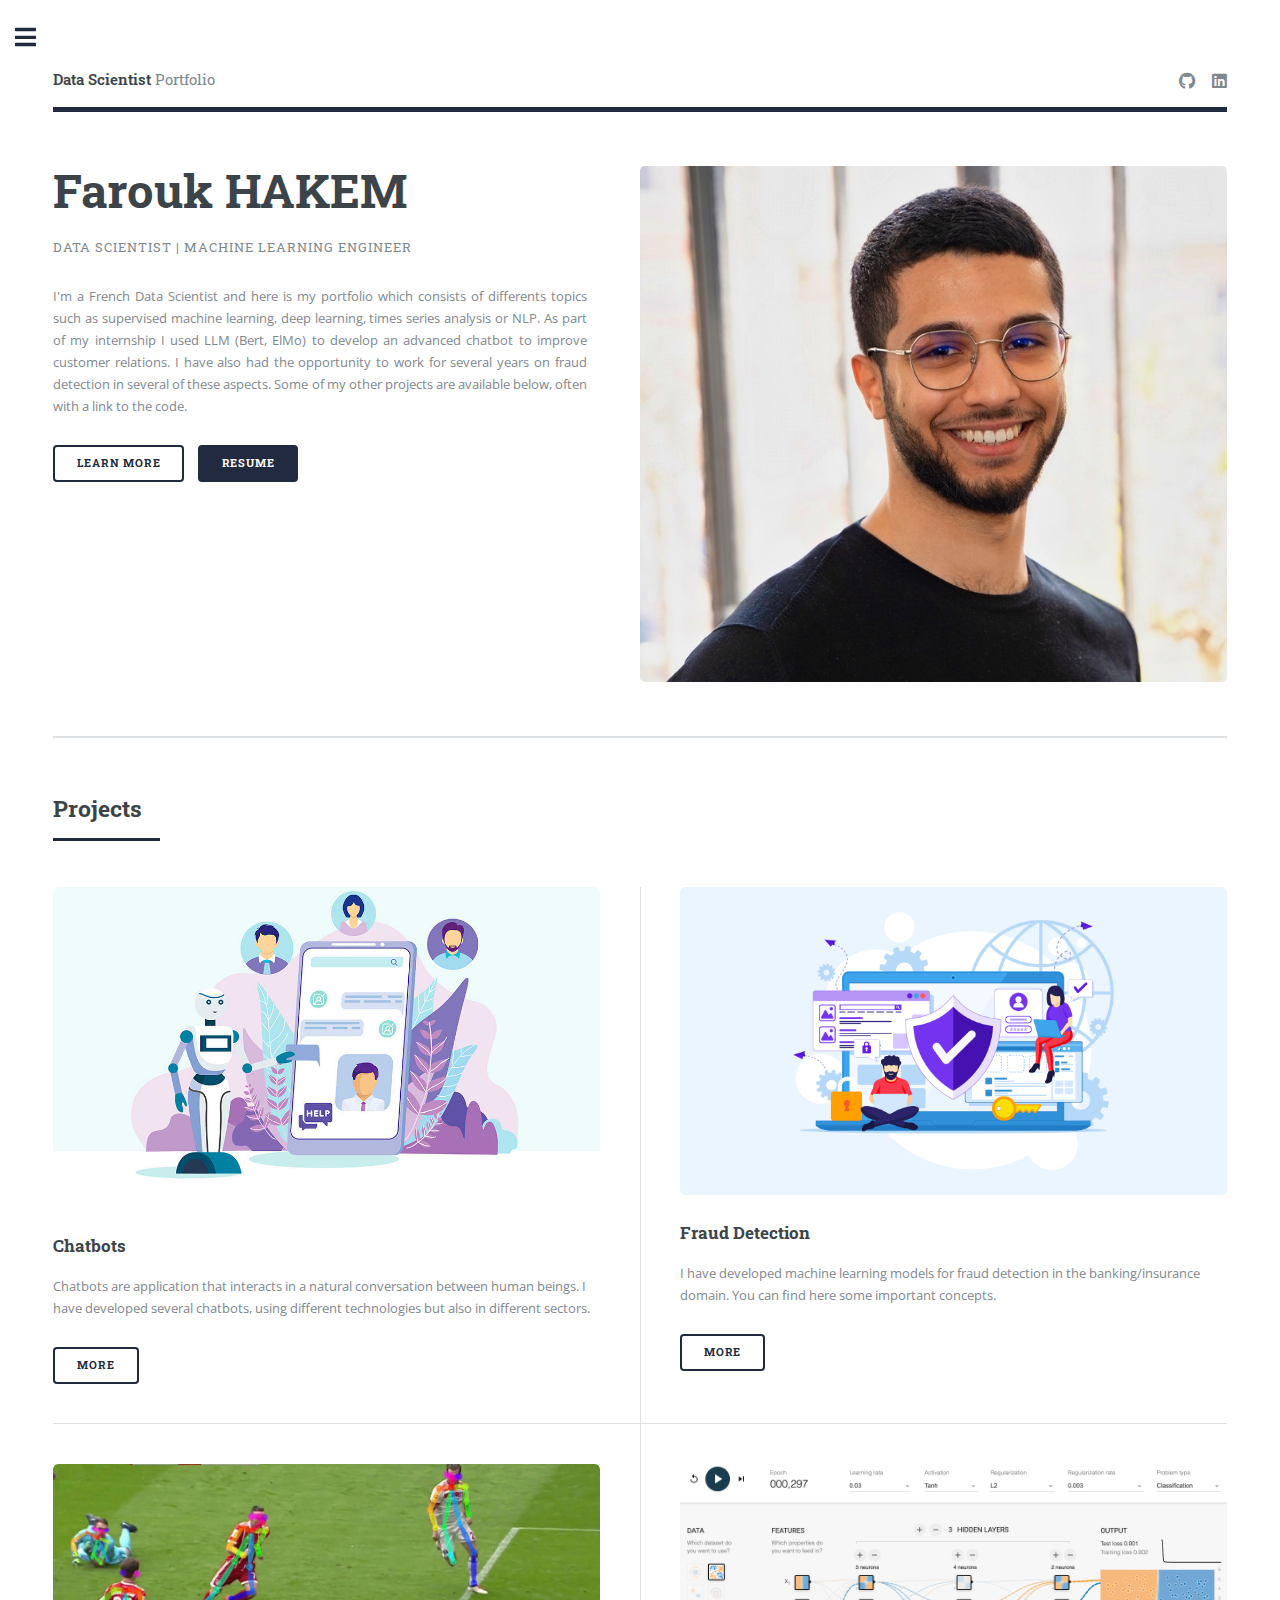
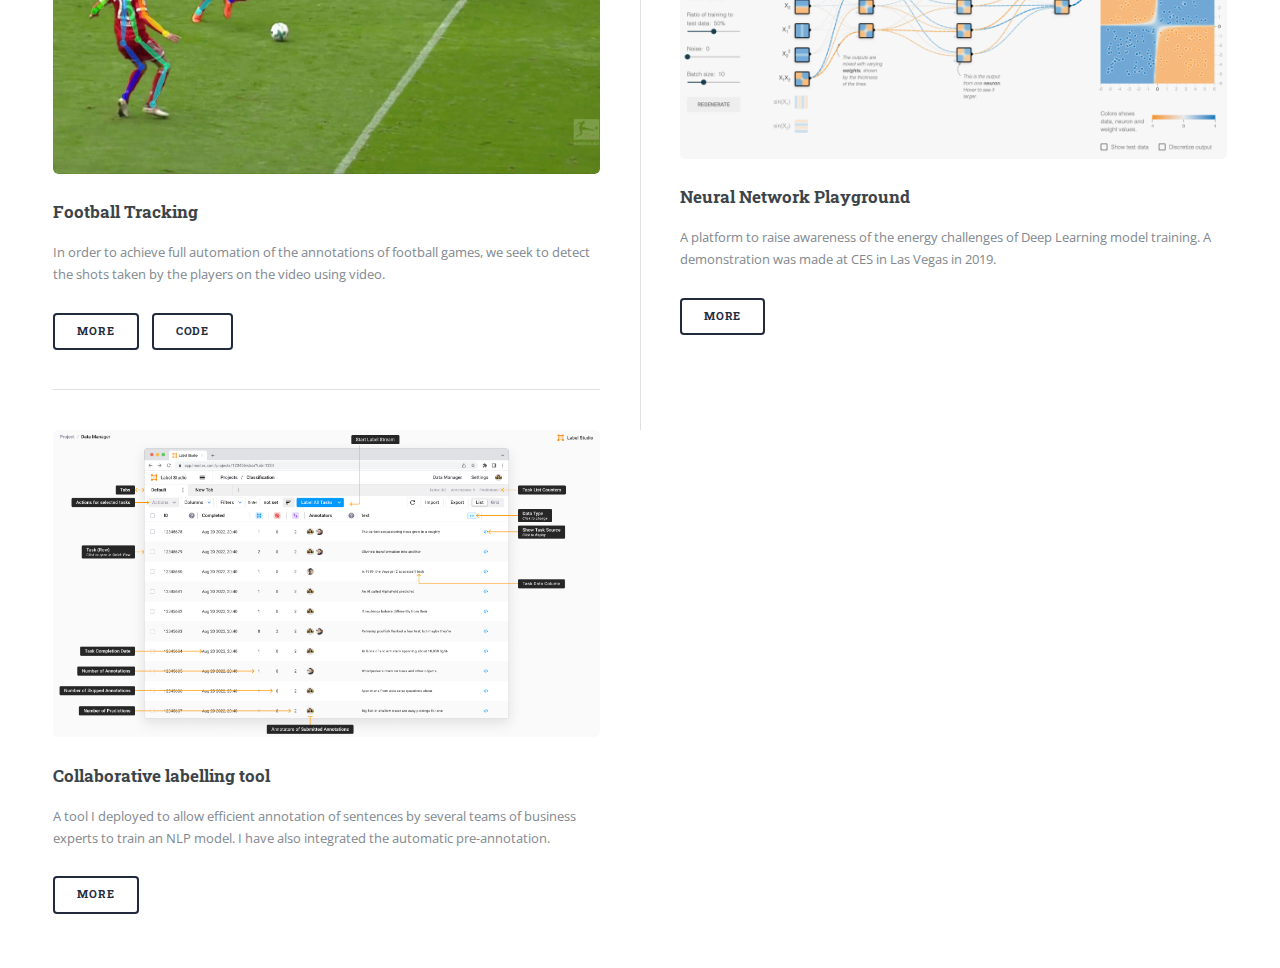
<file: index.html>
<!DOCTYPE HTML>
<!--
	Editorial by HTML5 UP
	html5up.net | @ajlkn
	Free for personal and commercial use under the CCA 3.0 license (html5up.net/license)
-->
<html>

<head>
	<!-- Google tag (gtag.js) -->
	<script async src="https://www.googletagmanager.com/gtag/js?id=G-1KLXD3HLDP"></script>
	<script>
		window.dataLayer = window.dataLayer || [];
		function gtag() { dataLayer.push(arguments); }
		gtag('js', new Date());

		gtag('config', 'G-1KLXD3HLDP');
	</script>
	<title>Farouk HAKEM's Portfolio</title>
	<meta charset="utf-8" />
	<meta name="viewport" content="width=device-width, initial-scale=1, user-scalable=no" />
	<link rel="stylesheet" href="assets/css/main.css" />
	<link rel="icon" type="image/x-icon" href="/images/favicon.ico">
</head>

<body class="is-preload">

	<!-- Wrapper -->
	<div id="wrapper">

		<!-- Main -->
		<div id="main">
			<div class="inner">

				<!-- Header -->
				<header id="header">
					<a href="index.html" class="logo"><strong>Data Scientist</strong> Portfolio</a>
					<ul class="icons">
						<li><a href="https://github.com/fhakem" target="_blank" rel="noopener noreferrer"
								class="icon brands fa-github"><span class="label">Facebook</span></a></li>
						<li><a href="https://www.linkedin.com/in/fhakem/" target="_blank" rel="noopener noreferrer"
								class="icon brands fa-linkedin"><span class="label">Instagram</span></a></li>
						<!-- <li><a href="#" target="_blank" rel="noopener noreferrer" class="icon brands fa-twitter"><span class="label">Twitter</span></a></li> -->
					</ul>
				</header>

				<!-- Banner -->
				<section id="banner">
					<div class="content">
						<header>
							<h1>Farouk HAKEM</h1>
							<p>Data Scientist | Machine Learning Engineer</p>
						</header>
						<p id="description">I'm a French Data Scientist and here is my portfolio which consists of
							differents topics such as supervised machine learning, deep learning, times series analysis
							or NLP.
							As part of my internship I used LLM (Bert, ElMo) to develop an advanced chatbot to improve
							customer relations. I have also had the opportunity to work for several years on fraud
							detection in several of these aspects.
							Some of my other projects are available below, often with a link to the code.
						</p>
						<ul class="actions">
							<li><a href="#" onclick="smoothScroll(document.getElementById('major'))"
									class="button big">Learn More</a></li>
							<li><a href="./documents/Farouk_HAKEM_Data.pdf" target="_blank" rel="noopener noreferrer"
									class="button primary">Resume</a></li>
						</ul>
					</div>
					<span class="image object">
						<img src="images/pic10.jpeg" alt="Photo" />
					</span>
				</section>

				<!-- Section -->
				<section>
					<header class="major" id="major">
						<h2>Projects</h2>
					</header>
					<div class="posts">
						<article>
							<a href="projects/chatbots.html" class="image"><img src="images/chatbots.jpeg" alt="" /></a>
							<h3>Chatbots</h3>
							<p> Chatbots are application that interacts in a natural conversation between human beings.
								I have developed several chatbots, using different technologies but also in different
								sectors. </p>
							<ul class="actions">
								<li><a href="projects/chatbots.html" class="button">More</a></li>
							</ul>
						</article>
						<article>
							<a href="projects/fraud_detection.html" class="image"><img src="images/fraud.png"
									alt="" /></a>
							<h3>Fraud Detection</h3>
							<p>I have developed machine learning models for fraud detection in the banking/insurance
								domain. You can find here some important concepts.</p>
							<ul class="actions">
								<li><a href="#" class="button">More</a></li>
							</ul>
						</article>
						<article>
							<a href="projects/football_tracking.html" class="image"><img src="images/pic01.jpg"
									alt="" /></a>
							<h3>Football Tracking</h3>
							<p>In order to achieve full automation of the annotations of football games, we seek to
								detect the shots taken by the players on the video using video.</p>
							<ul class="actions">
								<li><a href="projects/football_tracking.html" class="button">More</a></li>
								<li><a target="_blank" rel="noopener noreferrer"
										href="https://github.com/fhakem/FootballTracking" class="button">Code</a></li>
							</ul>
						</article>
						<article>
							<a href="projects/nn_playground.html" class="image"><img src="images/pic02.jpg"
									alt="" /></a>
							<h3>Neural Network Playground</h3>
							<p>A platform to raise awareness of the energy challenges of Deep Learning model training. A
								demonstration was made at CES in Las Vegas in 2019. </p>
							<ul class="actions">
								<li><a href="projects/nn_playground.html" class="button">More</a></li>
							</ul>
						</article>
						<article>
							<a href="projects/labelling.html" class="image"><img src="images/labelstudio.png"
									alt="" /></a>
							<h3>Collaborative labelling tool</h3>
							<p>A tool I deployed to allow efficient annotation of sentences by several teams of business
								experts to train an NLP model. I have also integrated the automatic pre-annotation.</p>
							<ul class="actions">
								<li><a href="projects/labelling.html" class="button">More</a></li>
							</ul>
						</article>
						</ul>
						</article>
					</div>
				</section>

			</div>
		</div>

		<!-- Sidebar -->
		<div id="sidebar">
			<div class="inner">

				<!-- Menu -->
				<nav id="menu">
					<header class="major">
						<h2>Menu</h2>
					</header>
					<ul>
						<li><a href="index.html">Homepage</a></li>
						<!-- <li><a href="generic.html">Generic</a></li>
										<li><a href="elements.html">Elements</a></li> -->
						<li>
							<span class="opener">Projects</span>
							<ul>
								<li><a href="projects/chatbots.html">Chatbots</a></li>
								<li><a href="projects/fraud_detection.html">Fraud Detection</a></li>
								<li><a href="projects/football_tracking.html">Football tracking</a></li>
								<li><a href="projects/nn_playground.html">Neural Network Playground</a></li>
								<li><a href="projects/labelling.html">Collaborative labelling tool</a></li>
							</ul>
						</li>
					</ul>
				</nav>

				<!-- Section -->
				<section>
					<header class="major">
						<h2>Contact</h2>
					</header>
					<ul class="contact">
						<li class="icon solid fa-envelope"><a
								href="mailto:hakem.farouk@gmail.com">hakem.farouk@gmail.com</a></li>
						<li class="icon solid fa-phone">(+33) 07 81 56 13 66</li>
						<li class="icon solid fa-home">Paris, FRANCE<br /></li>
					</ul>
				</section>

			</div>
		</div>

	</div>

	<!-- Scripts -->
	<script src="assets/js/jquery.min.js"></script>
	<script src="assets/js/browser.min.js"></script>
	<script src="assets/js/breakpoints.min.js"></script>
	<script src="assets/js/util.js"></script>
	<script src="assets/js/main.js"></script>


</body>

</html>
</file>
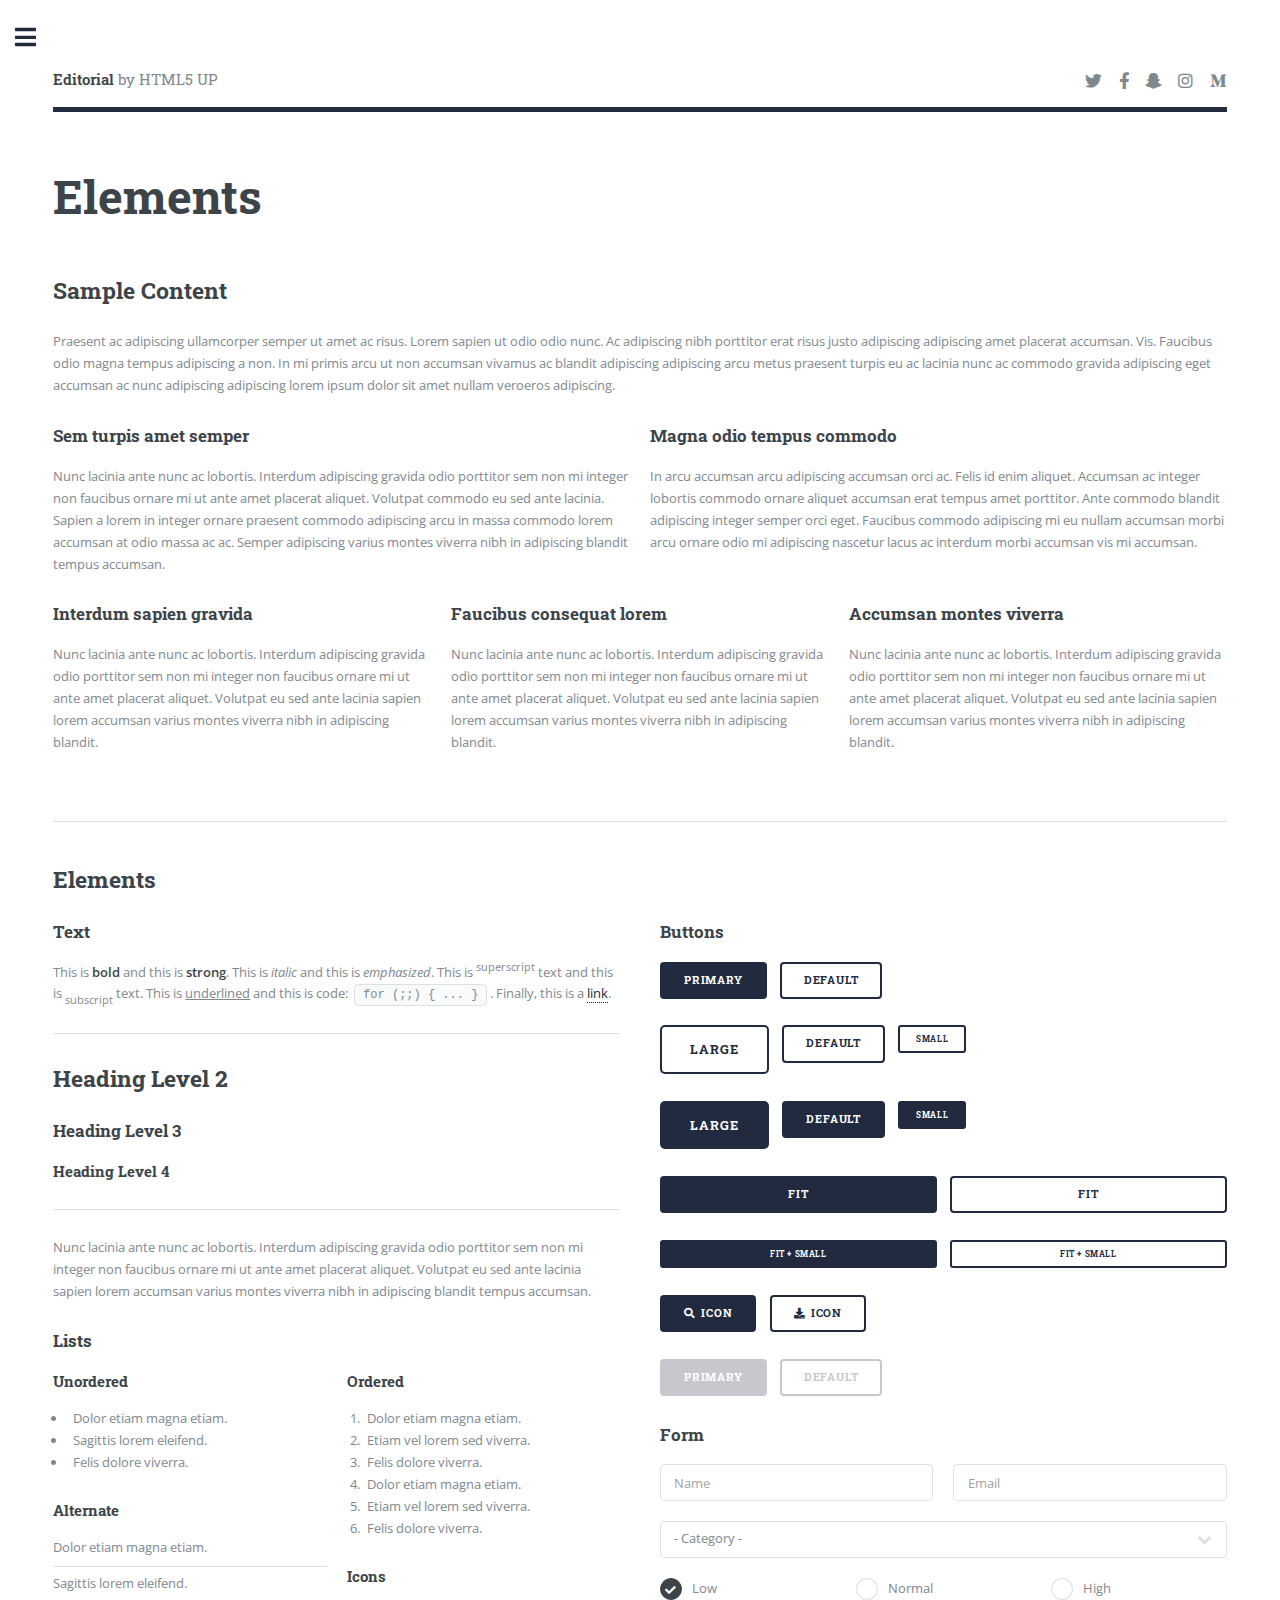
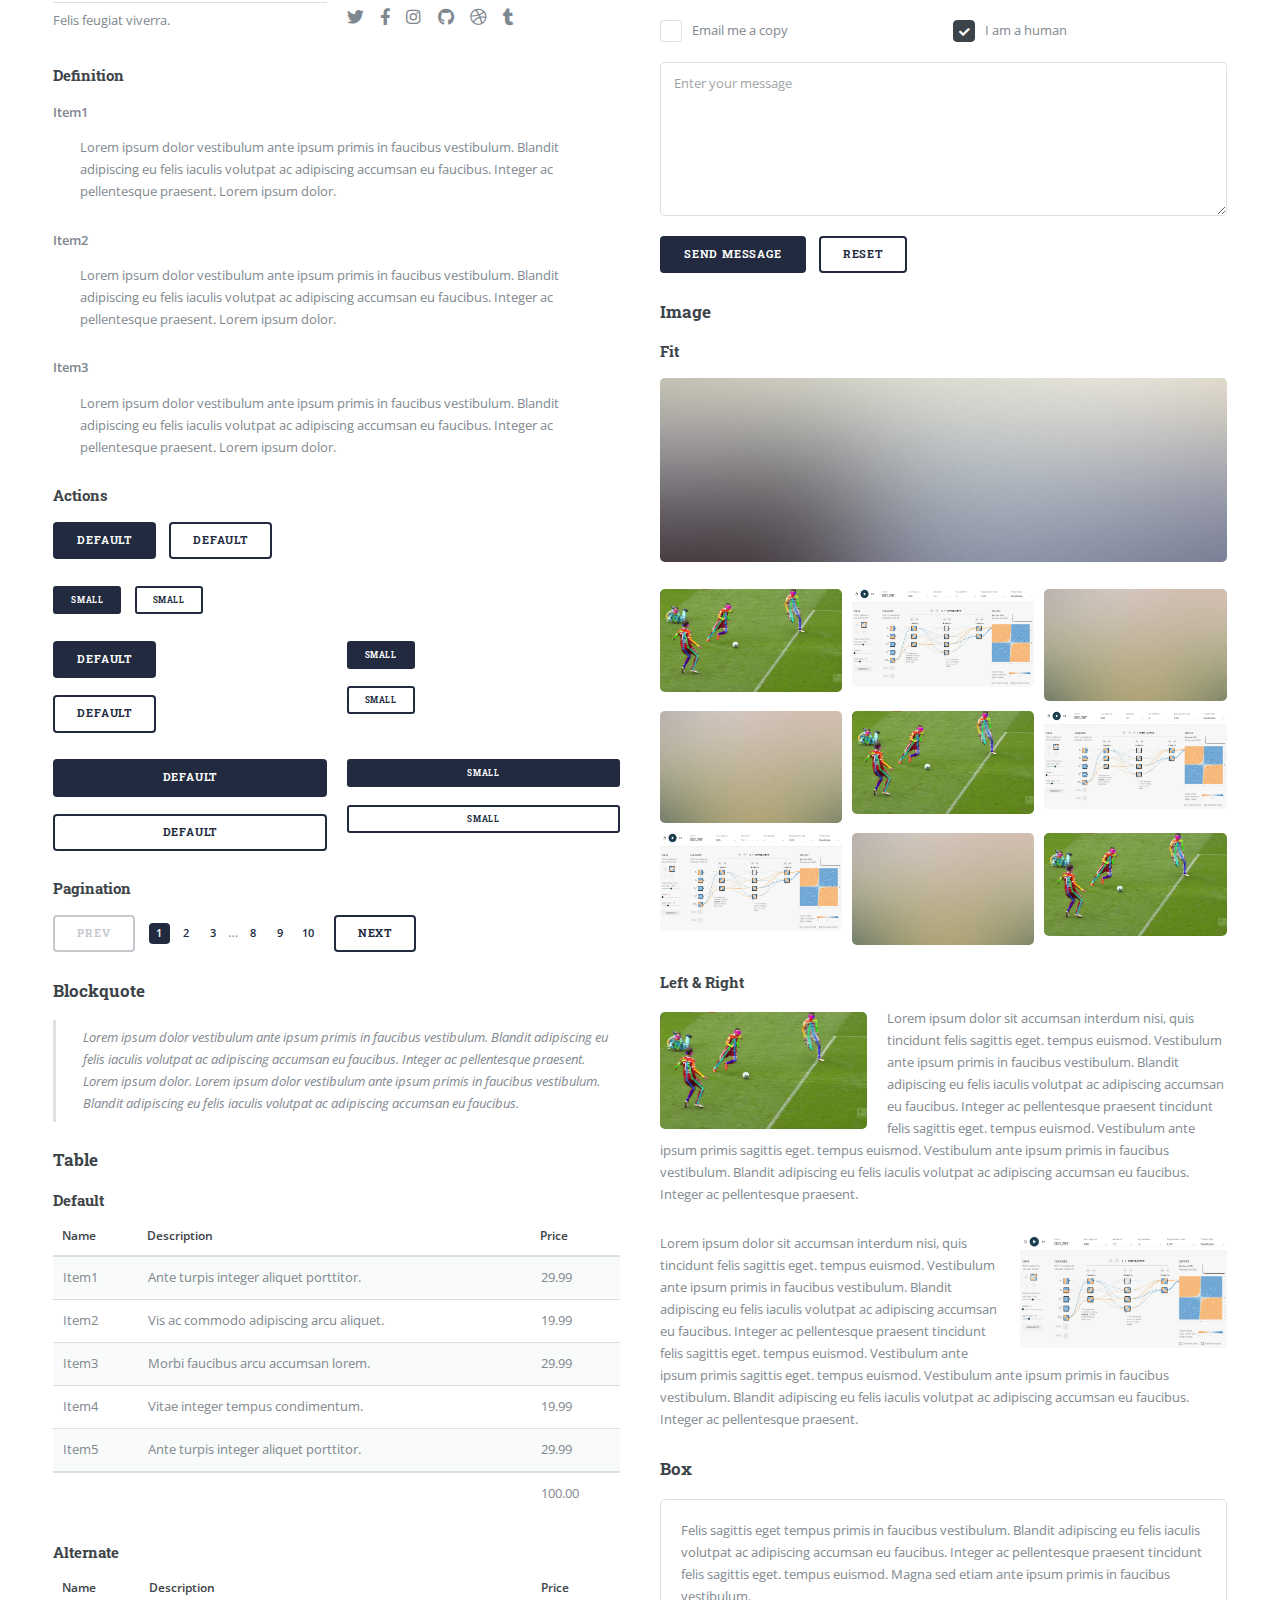
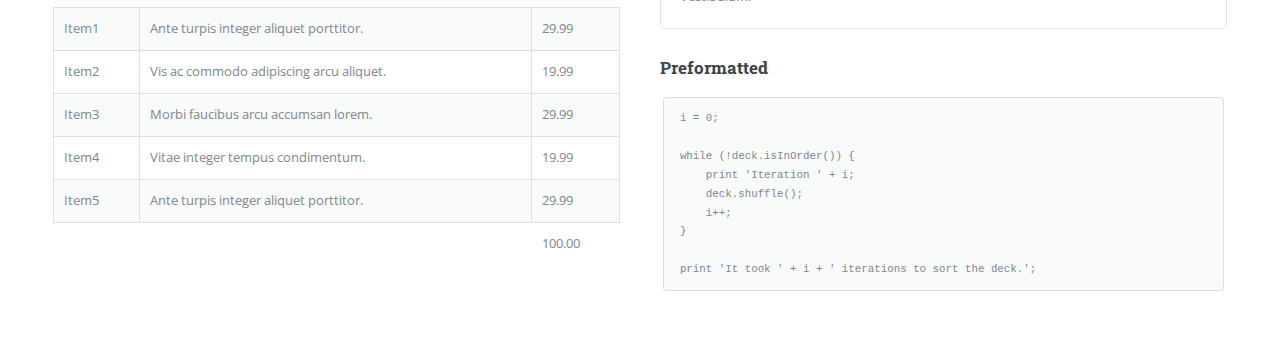
<file: elements.html>
<!DOCTYPE HTML>
<!--
	Editorial by HTML5 UP
	html5up.net | @ajlkn
	Free for personal and commercial use under the CCA 3.0 license (html5up.net/license)
-->
<html>
	<head>
		<title>Elements - Editorial by HTML5 UP</title>
		<meta charset="utf-8" />
		<meta name="viewport" content="width=device-width, initial-scale=1, user-scalable=no" />
		<link rel="stylesheet" href="assets/css/main.css" />
	</head>
	<body class="is-preload">

		<!-- Wrapper -->
			<div id="wrapper">

				<!-- Main -->
					<div id="main">
						<div class="inner">

							<!-- Header -->
								<header id="header">
									<a href="index.html" class="logo"><strong>Editorial</strong> by HTML5 UP</a>
									<ul class="icons">
										<li><a href="#" class="icon brands fa-twitter"><span class="label">Twitter</span></a></li>
										<li><a href="#" class="icon brands fa-facebook-f"><span class="label">Facebook</span></a></li>
										<li><a href="#" class="icon brands fa-snapchat-ghost"><span class="label">Snapchat</span></a></li>
										<li><a href="#" class="icon brands fa-instagram"><span class="label">Instagram</span></a></li>
										<li><a href="#" class="icon brands fa-medium-m"><span class="label">Medium</span></a></li>
									</ul>
								</header>

							<!-- Content -->
								<section>
									<header class="main">
										<h1>Elements</h1>
									</header>

									<!-- Content -->
										<h2 id="content">Sample Content</h2>
										<p>Praesent ac adipiscing ullamcorper semper ut amet ac risus. Lorem sapien ut odio odio nunc. Ac adipiscing nibh porttitor erat risus justo adipiscing adipiscing amet placerat accumsan. Vis. Faucibus odio magna tempus adipiscing a non. In mi primis arcu ut non accumsan vivamus ac blandit adipiscing adipiscing arcu metus praesent turpis eu ac lacinia nunc ac commodo gravida adipiscing eget accumsan ac nunc adipiscing adipiscing lorem ipsum dolor sit amet nullam veroeros adipiscing.</p>
										<div class="row">
											<div class="col-6 col-12-small">
												<h3>Sem turpis amet semper</h3>
												<p>Nunc lacinia ante nunc ac lobortis. Interdum adipiscing gravida odio porttitor sem non mi integer non faucibus ornare mi ut ante amet placerat aliquet. Volutpat commodo eu sed ante lacinia. Sapien a lorem in integer ornare praesent commodo adipiscing arcu in massa commodo lorem accumsan at odio massa ac ac. Semper adipiscing varius montes viverra nibh in adipiscing blandit tempus accumsan.</p>
											</div>
											<div class="col-6 col-12-small">
												<h3>Magna odio tempus commodo</h3>
												<p>In arcu accumsan arcu adipiscing accumsan orci ac. Felis id enim aliquet. Accumsan ac integer lobortis commodo ornare aliquet accumsan erat tempus amet porttitor. Ante commodo blandit adipiscing integer semper orci eget. Faucibus commodo adipiscing mi eu nullam accumsan morbi arcu ornare odio mi adipiscing nascetur lacus ac interdum morbi accumsan vis mi accumsan.</p>
											</div>
											<!-- Break -->
											<div class="col-4 col-12-medium">
												<h3>Interdum sapien gravida</h3>
												<p>Nunc lacinia ante nunc ac lobortis. Interdum adipiscing gravida odio porttitor sem non mi integer non faucibus ornare mi ut ante amet placerat aliquet. Volutpat eu sed ante lacinia sapien lorem accumsan varius montes viverra nibh in adipiscing blandit.</p>
											</div>
											<div class="col-4 col-12-medium">
												<h3>Faucibus consequat lorem</h3>
												<p>Nunc lacinia ante nunc ac lobortis. Interdum adipiscing gravida odio porttitor sem non mi integer non faucibus ornare mi ut ante amet placerat aliquet. Volutpat eu sed ante lacinia sapien lorem accumsan varius montes viverra nibh in adipiscing blandit.</p>
											</div>
											<div class="col-4 col-12-medium">
												<h3>Accumsan montes viverra</h3>
												<p>Nunc lacinia ante nunc ac lobortis. Interdum adipiscing gravida odio porttitor sem non mi integer non faucibus ornare mi ut ante amet placerat aliquet. Volutpat eu sed ante lacinia sapien lorem accumsan varius montes viverra nibh in adipiscing blandit.</p>
											</div>
										</div>

									<hr class="major" />

									<!-- Elements -->
										<h2 id="elements">Elements</h2>
										<div class="row gtr-200">
											<div class="col-6 col-12-medium">

												<!-- Text stuff -->
													<h3>Text</h3>
													<p>This is <b>bold</b> and this is <strong>strong</strong>. This is <i>italic</i> and this is <em>emphasized</em>.
													This is <sup>superscript</sup> text and this is <sub>subscript</sub> text.
													This is <u>underlined</u> and this is code: <code>for (;;) { ... }</code>.
													Finally, this is a <a href="#">link</a>.</p>
													<hr />
													<h2>Heading Level 2</h2>
													<h3>Heading Level 3</h3>
													<h4>Heading Level 4</h4>
													<hr />
													<p>Nunc lacinia ante nunc ac lobortis. Interdum adipiscing gravida odio porttitor sem non mi integer non faucibus ornare mi ut ante amet placerat aliquet. Volutpat eu sed ante lacinia sapien lorem accumsan varius montes viverra nibh in adipiscing blandit tempus accumsan.</p>

												<!-- Lists -->
													<h3>Lists</h3>
													<div class="row">
														<div class="col-6 col-12-small">

															<h4>Unordered</h4>
															<ul>
																<li>Dolor etiam magna etiam.</li>
																<li>Sagittis lorem eleifend.</li>
																<li>Felis dolore viverra.</li>
															</ul>

															<h4>Alternate</h4>
															<ul class="alt">
																<li>Dolor etiam magna etiam.</li>
																<li>Sagittis lorem eleifend.</li>
																<li>Felis feugiat viverra.</li>
															</ul>

														</div>
														<div class="col-6 col-12-small">

															<h4>Ordered</h4>
															<ol>
																<li>Dolor etiam magna etiam.</li>
																<li>Etiam vel lorem sed viverra.</li>
																<li>Felis dolore viverra.</li>
																<li>Dolor etiam magna etiam.</li>
																<li>Etiam vel lorem sed viverra.</li>
																<li>Felis dolore viverra.</li>
															</ol>

															<h4>Icons</h4>
															<ul class="icons">
																<li><a href="#" class="icon brands fa-twitter"><span class="label">Twitter</span></a></li>
																<li><a href="#" class="icon brands fa-facebook-f"><span class="label">Facebook</span></a></li>
																<li><a href="#" class="icon brands fa-instagram"><span class="label">Instagram</span></a></li>
																<li><a href="#" class="icon brands fa-github"><span class="label">Github</span></a></li>
																<li><a href="#" class="icon brands fa-dribbble"><span class="label">Dribbble</span></a></li>
																<li><a href="#" class="icon brands fa-tumblr"><span class="label">Tumblr</span></a></li>
															</ul>

														</div>
													</div>
													<h4>Definition</h4>
													<dl>
														<dt>Item1</dt>
														<dd>
															<p>Lorem ipsum dolor vestibulum ante ipsum primis in faucibus vestibulum. Blandit adipiscing eu felis iaculis volutpat ac adipiscing accumsan eu faucibus. Integer ac pellentesque praesent. Lorem ipsum dolor.</p>
														</dd>
														<dt>Item2</dt>
														<dd>
															<p>Lorem ipsum dolor vestibulum ante ipsum primis in faucibus vestibulum. Blandit adipiscing eu felis iaculis volutpat ac adipiscing accumsan eu faucibus. Integer ac pellentesque praesent. Lorem ipsum dolor.</p>
														</dd>
														<dt>Item3</dt>
														<dd>
															<p>Lorem ipsum dolor vestibulum ante ipsum primis in faucibus vestibulum. Blandit adipiscing eu felis iaculis volutpat ac adipiscing accumsan eu faucibus. Integer ac pellentesque praesent. Lorem ipsum dolor.</p>
														</dd>
													</dl>

													<h4>Actions</h4>
													<ul class="actions">
														<li><a href="#" class="button primary">Default</a></li>
														<li><a href="#" class="button">Default</a></li>
													</ul>
													<ul class="actions small">
														<li><a href="#" class="button primary small">Small</a></li>
														<li><a href="#" class="button small">Small</a></li>
													</ul>
													<div class="row">
														<div class="col-6 col-12-small">
															<ul class="actions stacked">
																<li><a href="#" class="button primary">Default</a></li>
																<li><a href="#" class="button">Default</a></li>
															</ul>
														</div>
														<div class="col-6 col-12-small">
															<ul class="actions stacked">
																<li><a href="#" class="button primary small">Small</a></li>
																<li><a href="#" class="button small">Small</a></li>
															</ul>
														</div>
														<div class="col-6 col-12-small">
															<ul class="actions stacked">
																<li><a href="#" class="button primary fit">Default</a></li>
																<li><a href="#" class="button fit">Default</a></li>
															</ul>
														</div>
														<div class="col-6 col-12-small">
															<ul class="actions stacked">
																<li><a href="#" class="button primary small fit">Small</a></li>
																<li><a href="#" class="button small fit">Small</a></li>
															</ul>
														</div>
													</div>

													<h4>Pagination</h4>
													<ul class="pagination">
														<li><span class="button disabled">Prev</span></li>
														<li><a href="#" class="page active">1</a></li>
														<li><a href="#" class="page">2</a></li>
														<li><a href="#" class="page">3</a></li>
														<li><span>&hellip;</span></li>
														<li><a href="#" class="page">8</a></li>
														<li><a href="#" class="page">9</a></li>
														<li><a href="#" class="page">10</a></li>
														<li><a href="#" class="button">Next</a></li>
													</ul>

												<!-- Blockquote -->
													<h3>Blockquote</h3>
													<blockquote>Lorem ipsum dolor vestibulum ante ipsum primis in faucibus vestibulum. Blandit adipiscing eu felis iaculis volutpat ac adipiscing accumsan eu faucibus. Integer ac pellentesque praesent. Lorem ipsum dolor. Lorem ipsum dolor vestibulum ante ipsum primis in faucibus vestibulum. Blandit adipiscing eu felis iaculis volutpat ac adipiscing accumsan eu faucibus.</blockquote>

												<!-- Table -->
													<h3>Table</h3>

													<h4>Default</h4>
													<div class="table-wrapper">
														<table>
															<thead>
																<tr>
																	<th>Name</th>
																	<th>Description</th>
																	<th>Price</th>
																</tr>
															</thead>
															<tbody>
																<tr>
																	<td>Item1</td>
																	<td>Ante turpis integer aliquet porttitor.</td>
																	<td>29.99</td>
																</tr>
																<tr>
																	<td>Item2</td>
																	<td>Vis ac commodo adipiscing arcu aliquet.</td>
																	<td>19.99</td>
																</tr>
																<tr>
																	<td>Item3</td>
																	<td> Morbi faucibus arcu accumsan lorem.</td>
																	<td>29.99</td>
																</tr>
																<tr>
																	<td>Item4</td>
																	<td>Vitae integer tempus condimentum.</td>
																	<td>19.99</td>
																</tr>
																<tr>
																	<td>Item5</td>
																	<td>Ante turpis integer aliquet porttitor.</td>
																	<td>29.99</td>
																</tr>
															</tbody>
															<tfoot>
																<tr>
																	<td colspan="2"></td>
																	<td>100.00</td>
																</tr>
															</tfoot>
														</table>
													</div>

													<h4>Alternate</h4>
													<div class="table-wrapper">
														<table class="alt">
															<thead>
																<tr>
																	<th>Name</th>
																	<th>Description</th>
																	<th>Price</th>
																</tr>
															</thead>
															<tbody>
																<tr>
																	<td>Item1</td>
																	<td>Ante turpis integer aliquet porttitor.</td>
																	<td>29.99</td>
																</tr>
																<tr>
																	<td>Item2</td>
																	<td>Vis ac commodo adipiscing arcu aliquet.</td>
																	<td>19.99</td>
																</tr>
																<tr>
																	<td>Item3</td>
																	<td> Morbi faucibus arcu accumsan lorem.</td>
																	<td>29.99</td>
																</tr>
																<tr>
																	<td>Item4</td>
																	<td>Vitae integer tempus condimentum.</td>
																	<td>19.99</td>
																</tr>
																<tr>
																	<td>Item5</td>
																	<td>Ante turpis integer aliquet porttitor.</td>
																	<td>29.99</td>
																</tr>
															</tbody>
															<tfoot>
																<tr>
																	<td colspan="2"></td>
																	<td>100.00</td>
																</tr>
															</tfoot>
														</table>
													</div>

											</div>
											<div class="col-6 col-12-medium">

												<!-- Buttons -->
													<h3>Buttons</h3>
													<ul class="actions">
														<li><a href="#" class="button primary">Primary</a></li>
														<li><a href="#" class="button">Default</a></li>
													</ul>
													<ul class="actions">
														<li><a href="#" class="button large">Large</a></li>
														<li><a href="#" class="button">Default</a></li>
														<li><a href="#" class="button small">Small</a></li>
													</ul>
													<ul class="actions">
														<li><a href="#" class="button primary large">Large</a></li>
														<li><a href="#" class="button primary">Default</a></li>
														<li><a href="#" class="button primary small">Small</a></li>
													</ul>
													<ul class="actions fit">
														<li><a href="#" class="button primary fit">Fit</a></li>
														<li><a href="#" class="button fit">Fit</a></li>
													</ul>
													<ul class="actions fit small">
														<li><a href="#" class="button primary fit small">Fit + Small</a></li>
														<li><a href="#" class="button fit small">Fit + Small</a></li>
													</ul>
													<ul class="actions">
														<li><a href="#" class="button primary icon solid fa-search">Icon</a></li>
														<li><a href="#" class="button icon solid fa-download">Icon</a></li>
													</ul>
													<ul class="actions">
														<li><span class="button primary disabled">Primary</span></li>
														<li><span class="button disabled">Default</span></li>
													</ul>

												<!-- Form -->
													<h3>Form</h3>

													<form method="post" action="#">
														<div class="row gtr-uniform">
															<div class="col-6 col-12-xsmall">
																<input type="text" name="demo-name" id="demo-name" value="" placeholder="Name" />
															</div>
															<div class="col-6 col-12-xsmall">
																<input type="email" name="demo-email" id="demo-email" value="" placeholder="Email" />
															</div>
															<!-- Break -->
															<div class="col-12">
																<select name="demo-category" id="demo-category">
																	<option value="">- Category -</option>
																	<option value="1">Manufacturing</option>
																	<option value="1">Shipping</option>
																	<option value="1">Administration</option>
																	<option value="1">Human Resources</option>
																</select>
															</div>
															<!-- Break -->
															<div class="col-4 col-12-small">
																<input type="radio" id="demo-priority-low" name="demo-priority" checked>
																<label for="demo-priority-low">Low</label>
															</div>
															<div class="col-4 col-12-small">
																<input type="radio" id="demo-priority-normal" name="demo-priority">
																<label for="demo-priority-normal">Normal</label>
															</div>
															<div class="col-4 col-12-small">
																<input type="radio" id="demo-priority-high" name="demo-priority">
																<label for="demo-priority-high">High</label>
															</div>
															<!-- Break -->
															<div class="col-6 col-12-small">
																<input type="checkbox" id="demo-copy" name="demo-copy">
																<label for="demo-copy">Email me a copy</label>
															</div>
															<div class="col-6 col-12-small">
																<input type="checkbox" id="demo-human" name="demo-human" checked>
																<label for="demo-human">I am a human</label>
															</div>
															<!-- Break -->
															<div class="col-12">
																<textarea name="demo-message" id="demo-message" placeholder="Enter your message" rows="6"></textarea>
															</div>
															<!-- Break -->
															<div class="col-12">
																<ul class="actions">
																	<li><input type="submit" value="Send Message" class="primary" /></li>
																	<li><input type="reset" value="Reset" /></li>
																</ul>
															</div>
														</div>
													</form>

												<!-- Image -->
													<h3>Image</h3>

													<h4>Fit</h4>
													<span class="image fit"><img src="images/pic11.jpg" alt="" /></span>
													<div class="box alt">
														<div class="row gtr-50 gtr-uniform">
															<div class="col-4"><span class="image fit"><img src="images/pic01.jpg" alt="" /></span></div>
															<div class="col-4"><span class="image fit"><img src="images/pic02.jpg" alt="" /></span></div>
															<div class="col-4"><span class="image fit"><img src="images/pic03.jpg" alt="" /></span></div>
															<!-- Break -->
															<div class="col-4"><span class="image fit"><img src="images/pic03.jpg" alt="" /></span></div>
															<div class="col-4"><span class="image fit"><img src="images/pic01.jpg" alt="" /></span></div>
															<div class="col-4"><span class="image fit"><img src="images/pic02.jpg" alt="" /></span></div>
															<!-- Break -->
															<div class="col-4"><span class="image fit"><img src="images/pic02.jpg" alt="" /></span></div>
															<div class="col-4"><span class="image fit"><img src="images/pic03.jpg" alt="" /></span></div>
															<div class="col-4"><span class="image fit"><img src="images/pic01.jpg" alt="" /></span></div>
														</div>
													</div>

													<h4>Left &amp; Right</h4>
													<p><span class="image left"><img src="images/pic01.jpg" alt="" /></span>Lorem ipsum dolor sit accumsan interdum nisi, quis tincidunt felis sagittis eget. tempus euismod. Vestibulum ante ipsum primis in faucibus vestibulum. Blandit adipiscing eu felis iaculis volutpat ac adipiscing accumsan eu faucibus. Integer ac pellentesque praesent tincidunt felis sagittis eget. tempus euismod. Vestibulum ante ipsum primis sagittis eget. tempus euismod. Vestibulum ante ipsum primis in faucibus vestibulum. Blandit adipiscing eu felis iaculis volutpat ac adipiscing accumsan eu faucibus. Integer ac pellentesque praesent.</p>
													<p><span class="image right"><img src="images/pic02.jpg" alt="" /></span>Lorem ipsum dolor sit accumsan interdum nisi, quis tincidunt felis sagittis eget. tempus euismod. Vestibulum ante ipsum primis in faucibus vestibulum. Blandit adipiscing eu felis iaculis volutpat ac adipiscing accumsan eu faucibus. Integer ac pellentesque praesent tincidunt felis sagittis eget. tempus euismod. Vestibulum ante ipsum primis sagittis eget. tempus euismod. Vestibulum ante ipsum primis in faucibus vestibulum. Blandit adipiscing eu felis iaculis volutpat ac adipiscing accumsan eu faucibus. Integer ac pellentesque praesent.</p>

												<!-- Box -->
													<h3>Box</h3>
													<div class="box">
														<p>Felis sagittis eget tempus primis in faucibus vestibulum. Blandit adipiscing eu felis iaculis volutpat ac adipiscing accumsan eu faucibus. Integer ac pellentesque praesent tincidunt felis sagittis eget. tempus euismod. Magna sed etiam ante ipsum primis in faucibus vestibulum.</p>
													</div>

												<!-- Preformatted Code -->
													<h3>Preformatted</h3>
													<pre><code>i = 0;

while (!deck.isInOrder()) {
    print 'Iteration ' + i;
    deck.shuffle();
    i++;
}

print 'It took ' + i + ' iterations to sort the deck.';
</code></pre>

											</div>
										</div>

								</section>

						</div>
					</div>

				<!-- Sidebar -->
				<div id="sidebar">
					<div class="inner">

						<!-- Menu -->
							<nav id="menu">
								<header class="major">
									<h2>Menu</h2>
								</header>
								<ul>
									<li><a href="index.html">Homepage</a></li>
									<li><a href="generic.html">Generic</a></li>
									<li><a href="elements.html">Elements</a></li>
									<li>
										<span class="opener">Submenu</span>
										<ul>
											<li><a href="#">Lorem Dolor</a></li>
											<li><a href="#">Ipsum Adipiscing</a></li>
											<li><a href="#">Tempus Magna</a></li>
											<li><a href="#">Feugiat Veroeros</a></li>
										</ul>
									</li>
								</ul>
							</nav>

						<!-- Section -->
							<section>
								<header class="major">
									<h2>Contact</h2>
								</header>
								<ul class="contact">
									<li class="icon solid fa-envelope"><a href="mailto:hakem.farouk@gmail.com">hakem.farouk@gmail.com</a></li>
									<li class="icon solid fa-phone">(+33) 07181561366</li>
									<li class="icon solid fa-home">Paris, FRANCE<br /></li>
								</ul>
							</section>

					</div>
				</div>

			</div>

		<!-- Scripts -->
			<script src="assets/js/jquery.min.js"></script>
			<script src="assets/js/browser.min.js"></script>
			<script src="assets/js/breakpoints.min.js"></script>
			<script src="assets/js/util.js"></script>
			<script src="assets/js/main.js"></script>

	</body>
</html>
</file>
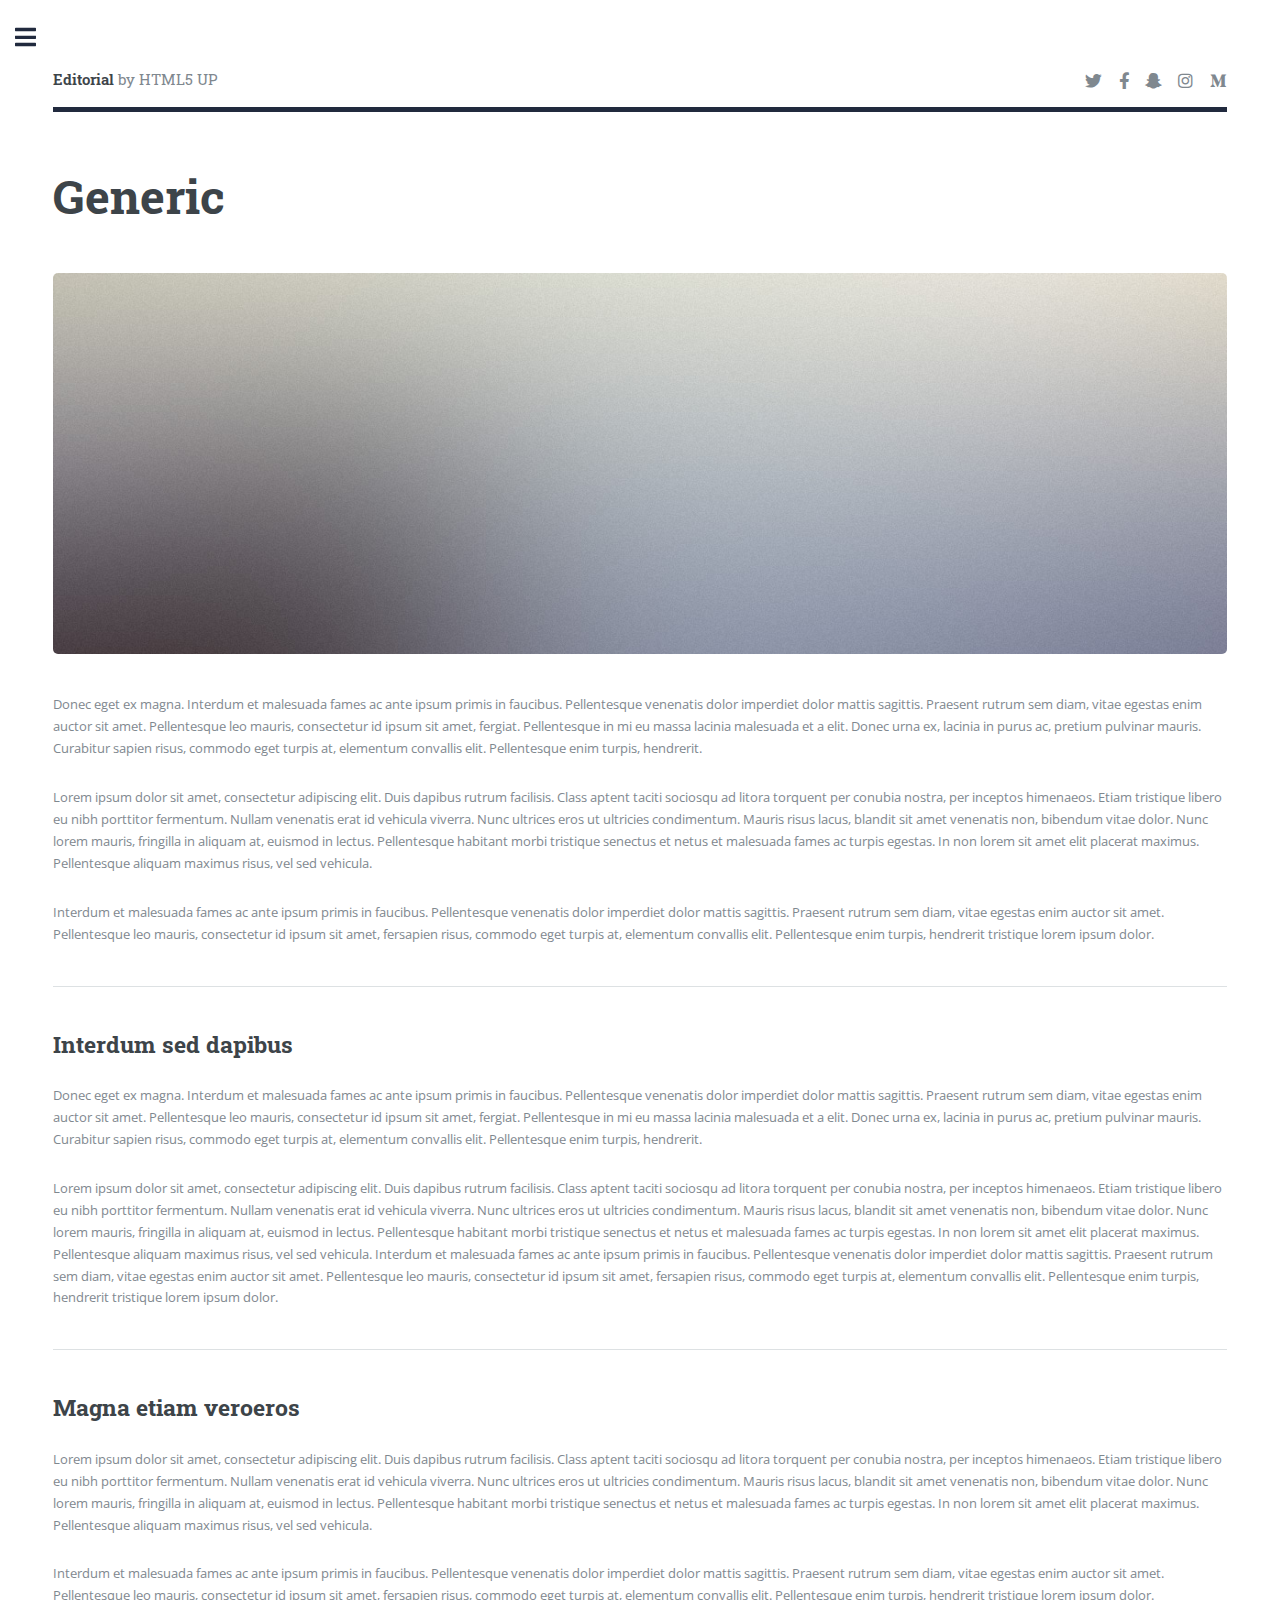
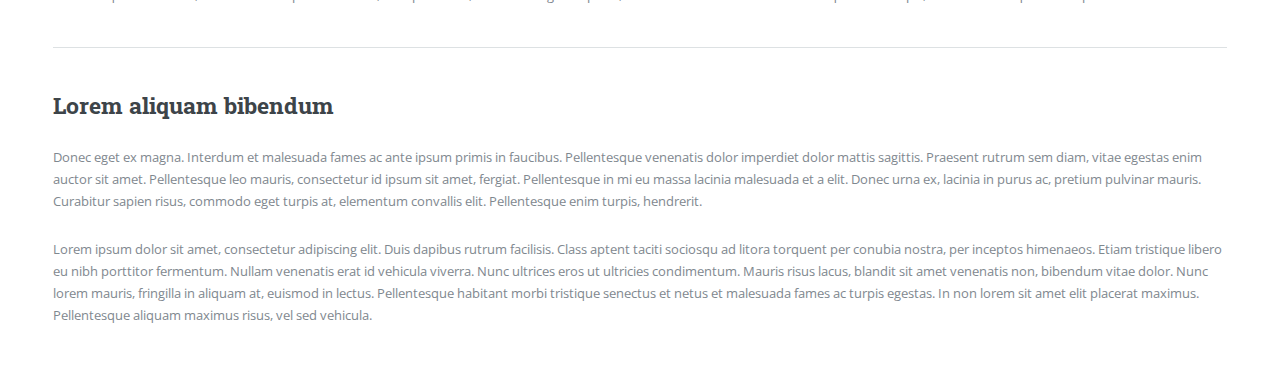
<file: generic.html>
<!DOCTYPE HTML>
<!--
	Editorial by HTML5 UP
	html5up.net | @ajlkn
	Free for personal and commercial use under the CCA 3.0 license (html5up.net/license)
-->
<html>
	<head>
		<title>Generic - Editorial by HTML5 UP</title>
		<meta charset="utf-8" />
		<meta name="viewport" content="width=device-width, initial-scale=1, user-scalable=no" />
		<link rel="stylesheet" href="assets/css/main.css" />
	</head>
	<body class="is-preload">

		<!-- Wrapper -->
			<div id="wrapper">

				<!-- Main -->
					<div id="main">
						<div class="inner">

							<!-- Header -->
								<header id="header">
									<a href="index.html" class="logo"><strong>Editorial</strong> by HTML5 UP</a>
									<ul class="icons">
										<li><a href="#" class="icon brands fa-twitter"><span class="label">Twitter</span></a></li>
										<li><a href="#" class="icon brands fa-facebook-f"><span class="label">Facebook</span></a></li>
										<li><a href="#" class="icon brands fa-snapchat-ghost"><span class="label">Snapchat</span></a></li>
										<li><a href="#" class="icon brands fa-instagram"><span class="label">Instagram</span></a></li>
										<li><a href="#" class="icon brands fa-medium-m"><span class="label">Medium</span></a></li>
									</ul>
								</header>

							<!-- Content -->
								<section>
									<header class="main">
										<h1>Generic</h1>
									</header>

									<span class="image main"><img src="images/pic11.jpg" alt="" /></span>

									<p>Donec eget ex magna. Interdum et malesuada fames ac ante ipsum primis in faucibus. Pellentesque venenatis dolor imperdiet dolor mattis sagittis. Praesent rutrum sem diam, vitae egestas enim auctor sit amet. Pellentesque leo mauris, consectetur id ipsum sit amet, fergiat. Pellentesque in mi eu massa lacinia malesuada et a elit. Donec urna ex, lacinia in purus ac, pretium pulvinar mauris. Curabitur sapien risus, commodo eget turpis at, elementum convallis elit. Pellentesque enim turpis, hendrerit.</p>
									<p>Lorem ipsum dolor sit amet, consectetur adipiscing elit. Duis dapibus rutrum facilisis. Class aptent taciti sociosqu ad litora torquent per conubia nostra, per inceptos himenaeos. Etiam tristique libero eu nibh porttitor fermentum. Nullam venenatis erat id vehicula viverra. Nunc ultrices eros ut ultricies condimentum. Mauris risus lacus, blandit sit amet venenatis non, bibendum vitae dolor. Nunc lorem mauris, fringilla in aliquam at, euismod in lectus. Pellentesque habitant morbi tristique senectus et netus et malesuada fames ac turpis egestas. In non lorem sit amet elit placerat maximus. Pellentesque aliquam maximus risus, vel sed vehicula.</p>
									<p>Interdum et malesuada fames ac ante ipsum primis in faucibus. Pellentesque venenatis dolor imperdiet dolor mattis sagittis. Praesent rutrum sem diam, vitae egestas enim auctor sit amet. Pellentesque leo mauris, consectetur id ipsum sit amet, fersapien risus, commodo eget turpis at, elementum convallis elit. Pellentesque enim turpis, hendrerit tristique lorem ipsum dolor.</p>

									<hr class="major" />

									<h2>Interdum sed dapibus</h2>
									<p>Donec eget ex magna. Interdum et malesuada fames ac ante ipsum primis in faucibus. Pellentesque venenatis dolor imperdiet dolor mattis sagittis. Praesent rutrum sem diam, vitae egestas enim auctor sit amet. Pellentesque leo mauris, consectetur id ipsum sit amet, fergiat. Pellentesque in mi eu massa lacinia malesuada et a elit. Donec urna ex, lacinia in purus ac, pretium pulvinar mauris. Curabitur sapien risus, commodo eget turpis at, elementum convallis elit. Pellentesque enim turpis, hendrerit.</p>
									<p>Lorem ipsum dolor sit amet, consectetur adipiscing elit. Duis dapibus rutrum facilisis. Class aptent taciti sociosqu ad litora torquent per conubia nostra, per inceptos himenaeos. Etiam tristique libero eu nibh porttitor fermentum. Nullam venenatis erat id vehicula viverra. Nunc ultrices eros ut ultricies condimentum. Mauris risus lacus, blandit sit amet venenatis non, bibendum vitae dolor. Nunc lorem mauris, fringilla in aliquam at, euismod in lectus. Pellentesque habitant morbi tristique senectus et netus et malesuada fames ac turpis egestas. In non lorem sit amet elit placerat maximus. Pellentesque aliquam maximus risus, vel sed vehicula. Interdum et malesuada fames ac ante ipsum primis in faucibus. Pellentesque venenatis dolor imperdiet dolor mattis sagittis. Praesent rutrum sem diam, vitae egestas enim auctor sit amet. Pellentesque leo mauris, consectetur id ipsum sit amet, fersapien risus, commodo eget turpis at, elementum convallis elit. Pellentesque enim turpis, hendrerit tristique lorem ipsum dolor.</p>

									<hr class="major" />

									<h2>Magna etiam veroeros</h2>
									<p>Lorem ipsum dolor sit amet, consectetur adipiscing elit. Duis dapibus rutrum facilisis. Class aptent taciti sociosqu ad litora torquent per conubia nostra, per inceptos himenaeos. Etiam tristique libero eu nibh porttitor fermentum. Nullam venenatis erat id vehicula viverra. Nunc ultrices eros ut ultricies condimentum. Mauris risus lacus, blandit sit amet venenatis non, bibendum vitae dolor. Nunc lorem mauris, fringilla in aliquam at, euismod in lectus. Pellentesque habitant morbi tristique senectus et netus et malesuada fames ac turpis egestas. In non lorem sit amet elit placerat maximus. Pellentesque aliquam maximus risus, vel sed vehicula.</p>
									<p>Interdum et malesuada fames ac ante ipsum primis in faucibus. Pellentesque venenatis dolor imperdiet dolor mattis sagittis. Praesent rutrum sem diam, vitae egestas enim auctor sit amet. Pellentesque leo mauris, consectetur id ipsum sit amet, fersapien risus, commodo eget turpis at, elementum convallis elit. Pellentesque enim turpis, hendrerit tristique lorem ipsum dolor.</p>

									<hr class="major" />

									<h2>Lorem aliquam bibendum</h2>
									<p>Donec eget ex magna. Interdum et malesuada fames ac ante ipsum primis in faucibus. Pellentesque venenatis dolor imperdiet dolor mattis sagittis. Praesent rutrum sem diam, vitae egestas enim auctor sit amet. Pellentesque leo mauris, consectetur id ipsum sit amet, fergiat. Pellentesque in mi eu massa lacinia malesuada et a elit. Donec urna ex, lacinia in purus ac, pretium pulvinar mauris. Curabitur sapien risus, commodo eget turpis at, elementum convallis elit. Pellentesque enim turpis, hendrerit.</p>
									<p>Lorem ipsum dolor sit amet, consectetur adipiscing elit. Duis dapibus rutrum facilisis. Class aptent taciti sociosqu ad litora torquent per conubia nostra, per inceptos himenaeos. Etiam tristique libero eu nibh porttitor fermentum. Nullam venenatis erat id vehicula viverra. Nunc ultrices eros ut ultricies condimentum. Mauris risus lacus, blandit sit amet venenatis non, bibendum vitae dolor. Nunc lorem mauris, fringilla in aliquam at, euismod in lectus. Pellentesque habitant morbi tristique senectus et netus et malesuada fames ac turpis egestas. In non lorem sit amet elit placerat maximus. Pellentesque aliquam maximus risus, vel sed vehicula.</p>

								</section>

						</div>
					</div>

				<!-- Sidebar -->
				<div id="sidebar">
					<div class="inner">

						<!-- Menu -->
							<nav id="menu">
								<header class="major">
									<h2>Menu</h2>
								</header>
								<ul>
									<li><a href="index.html">Homepage</a></li>
									<li><a href="generic.html">Generic</a></li>
									<li><a href="elements.html">Elements</a></li>
									<li>
										<span class="opener">Submenu</span>
										<ul>
											<li><a href="#">Lorem Dolor</a></li>
											<li><a href="#">Ipsum Adipiscing</a></li>
											<li><a href="#">Tempus Magna</a></li>
											<li><a href="#">Feugiat Veroeros</a></li>
										</ul>
									</li>
								</ul>
							</nav>

						<!-- Section -->
							<section>
								<header class="major">
									<h2>Contact</h2>
								</header>
								<ul class="contact">
									<li class="icon solid fa-envelope"><a href="mailto:hakem.farouk@gmail.com">hakem.farouk@gmail.com</a></li>
									<li class="icon solid fa-phone">(+33) 07181561366</li>
									<li class="icon solid fa-home">Paris, FRANCE<br /></li>
								</ul>
							</section>

					</div>
				</div>

			</div>

		<!-- Scripts -->
			<script src="assets/js/jquery.min.js"></script>
			<script src="assets/js/browser.min.js"></script>
			<script src="assets/js/breakpoints.min.js"></script>
			<script src="assets/js/util.js"></script>
			<script src="assets/js/main.js"></script>

	</body>
</html>
</file>
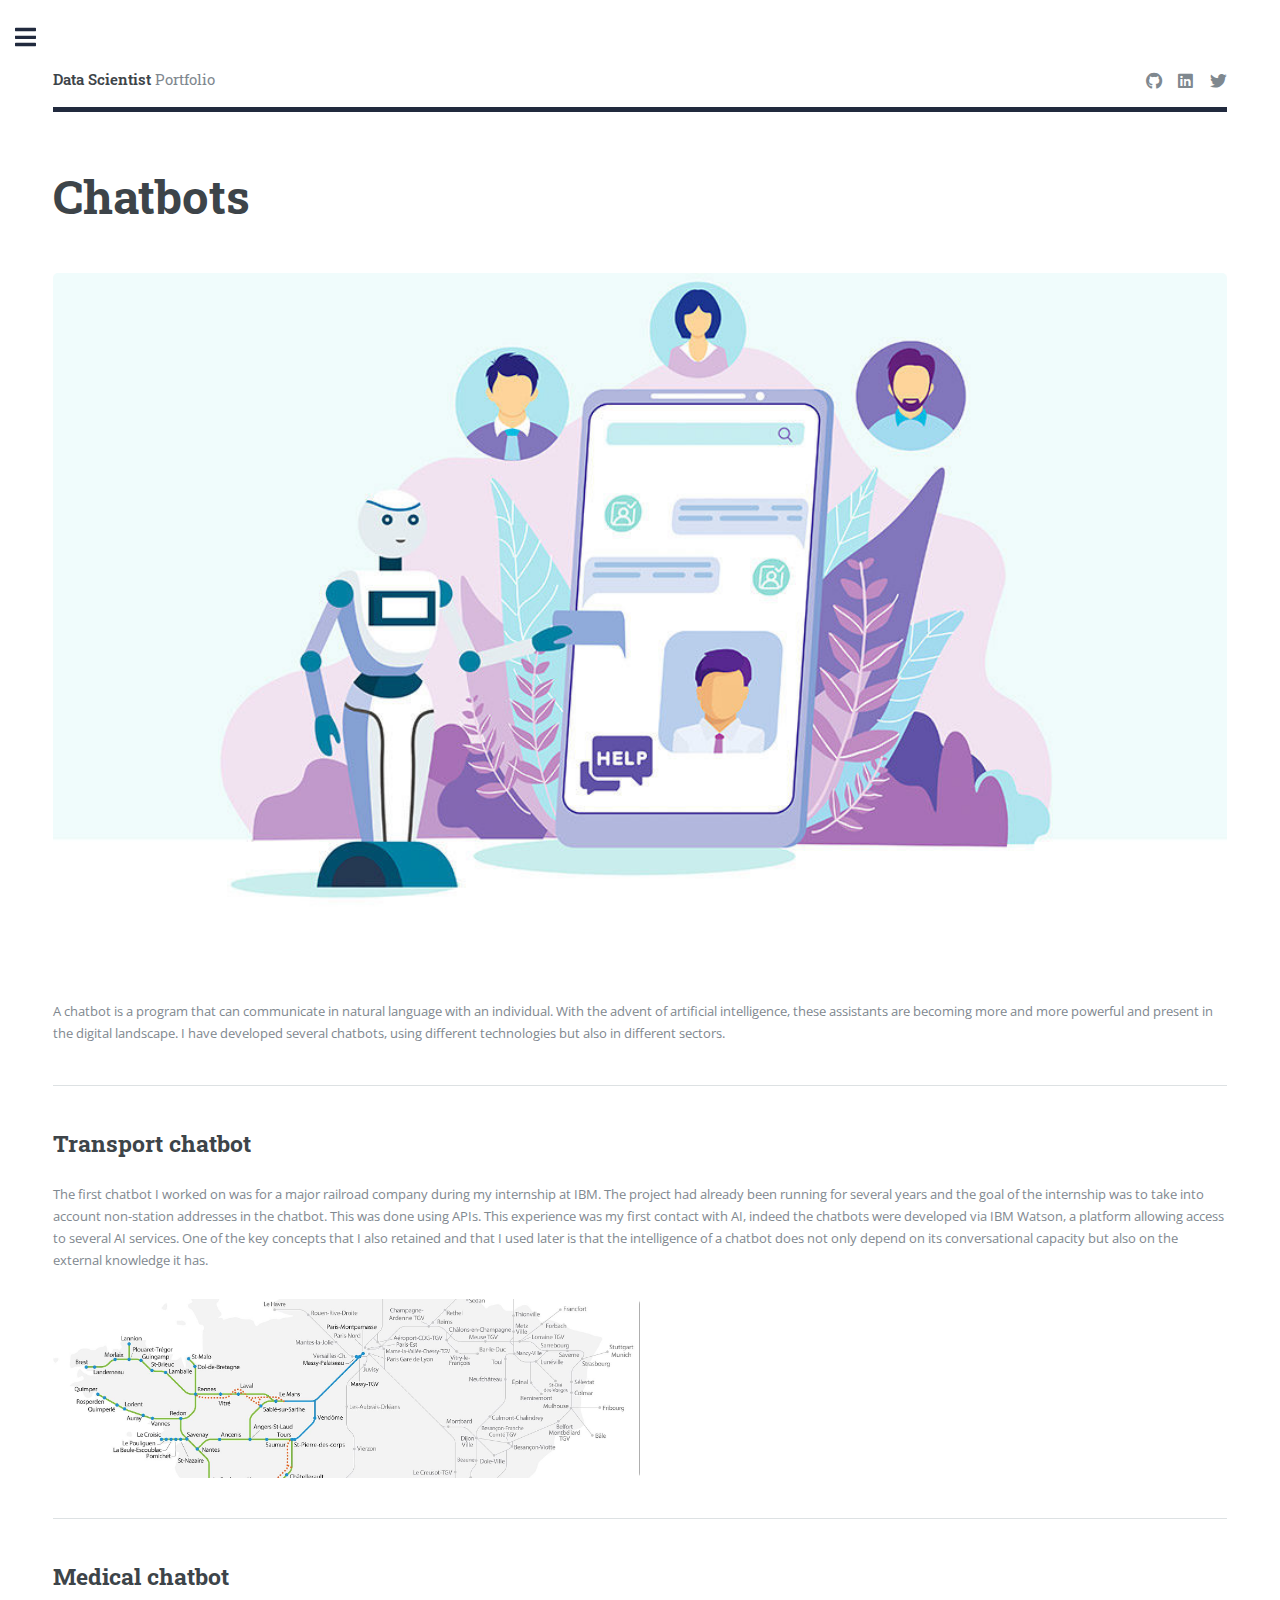
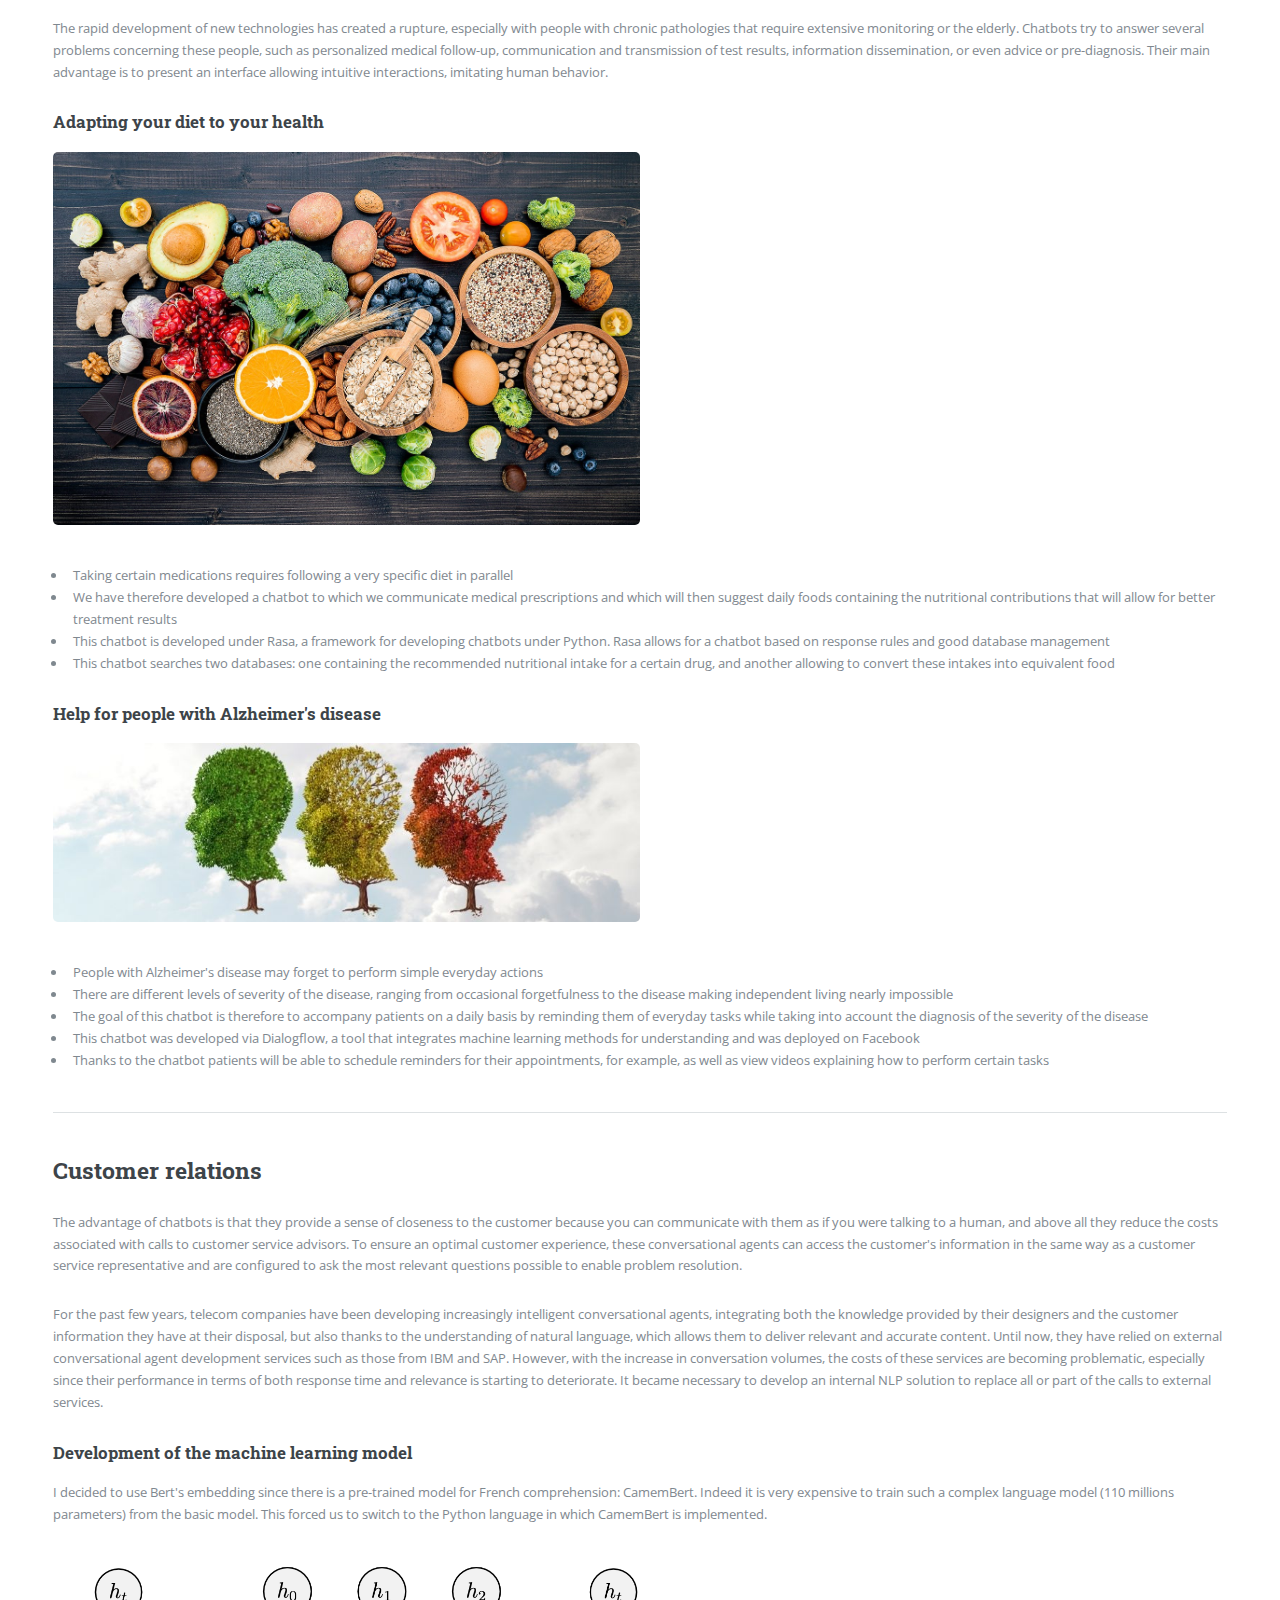
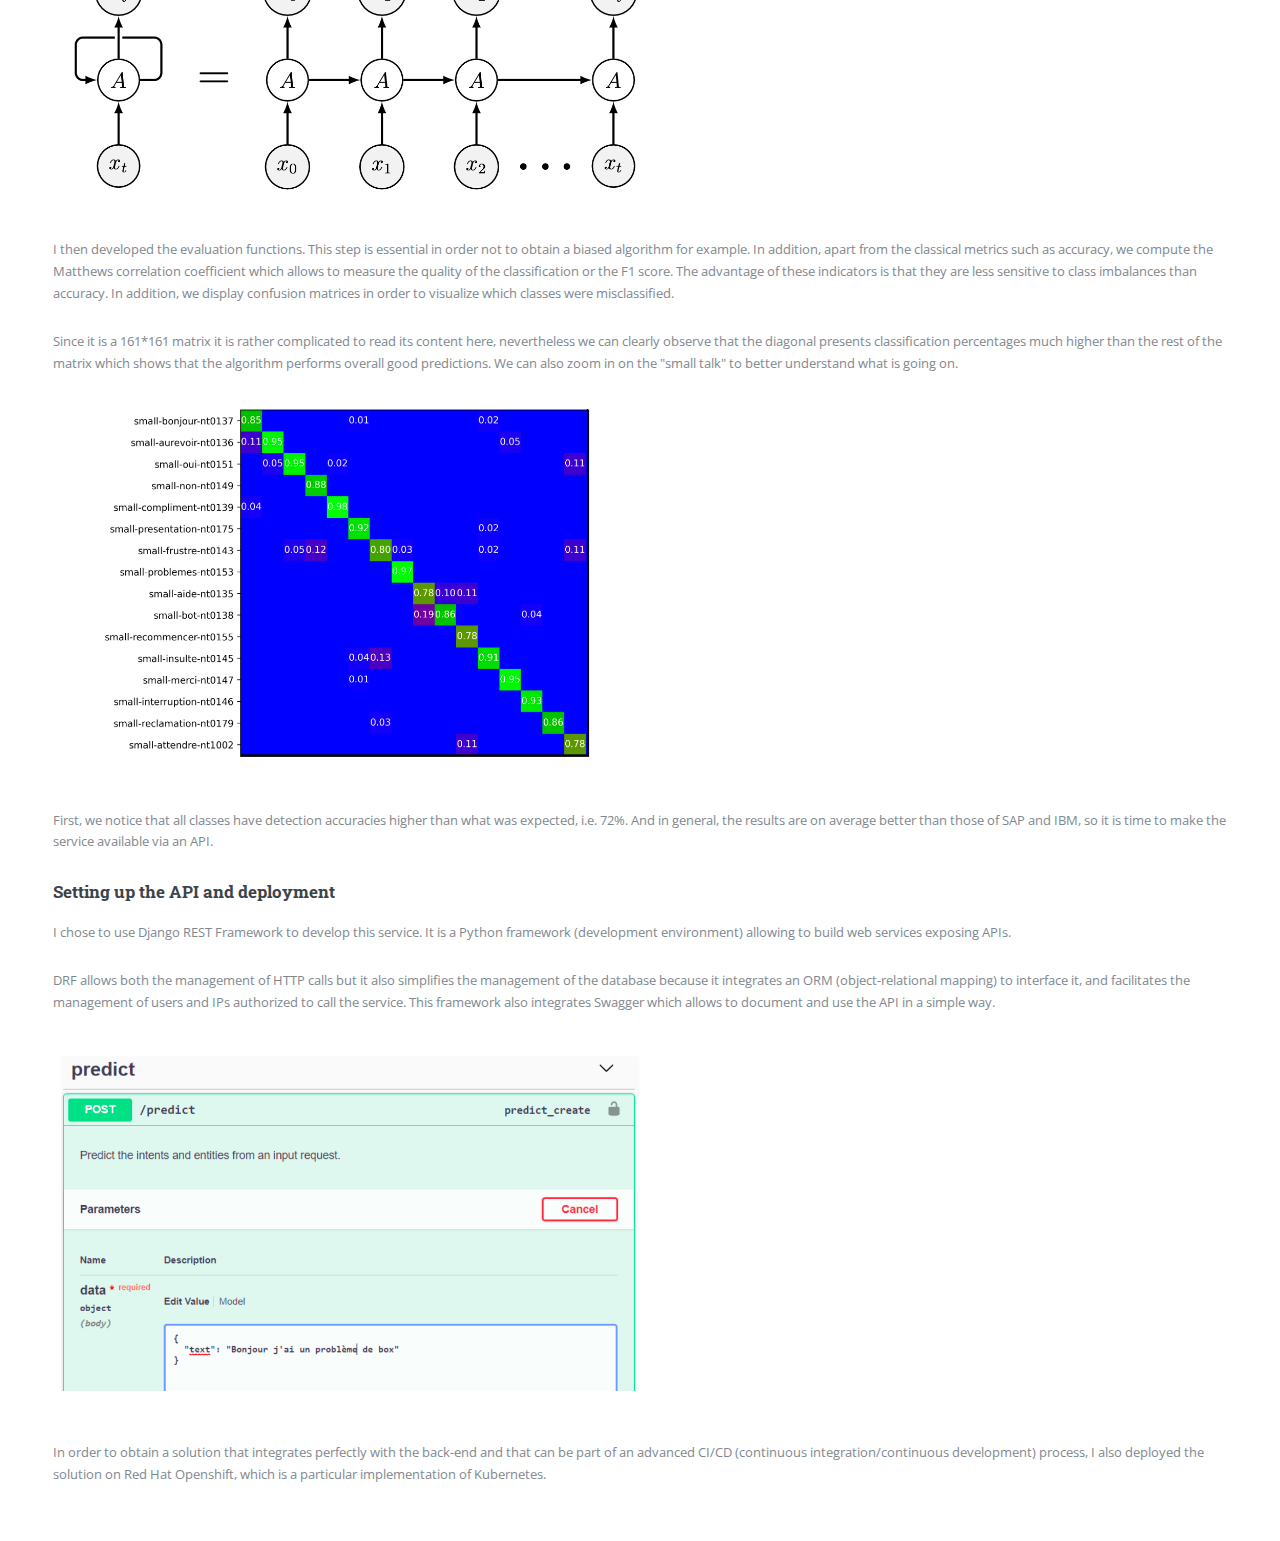
<file: projects/chatbots.html>
<!DOCTYPE HTML>
<!--
	Editorial by HTML5 UP
	html5up.net | @ajlkn
	Free for personal and commercial use under the CCA 3.0 license (html5up.net/license)
-->
<html>

<head>
	<title>Farouk HAKEM's Portfolio</title>
	<meta charset="utf-8" />
	<meta name="viewport" content="width=device-width, initial-scale=1, user-scalable=no" />
	<link rel="stylesheet" href="../assets/css/main.css" />
	<link rel="icon" type="image/x-icon" href="/images/favicon.ico">
</head>

<body class="is-preload">

	<!-- Wrapper -->
	<div id="wrapper">

		<!-- Main -->
		<div id="main">
			<div class="inner">

				<!-- Header -->
				<header id="header">
					<a href="index.html" class="logo"><strong>Data Scientist</strong> Portfolio</a>
					<ul class="icons">
						<li><a href="https://github.com/fhakem" target="_blank" rel="noopener noreferrer"
								class="icon brands fa-github"><span class="label">Facebook</span></a></li>
						<li><a href="https://www.linkedin.com/in/fhakem/" target="_blank" rel="noopener noreferrer"
								class="icon brands fa-linkedin"><span class="label">Instagram</span></a></li>
						<li><a href="#" target="_blank" rel="noopener noreferrer" class="icon brands fa-twitter"><span
									class="label">Twitter</span></a></li>
					</ul>
				</header>

				<!-- Content -->
				<section>
					<header class="main">
						<h1>Chatbots</h1>
					</header>

					<span class="image main"><img src="../images/chatbots.jpeg" alt="" /></span>

					<p>A chatbot is a program that can communicate in natural language with an individual. With the
						advent of artificial intelligence, these assistants are becoming more and more powerful and
						present in the digital landscape. I have developed several chatbots, using different
						technologies but also in different sectors.</p>

					<hr class="major" />

					<h2>Transport chatbot</h2>
					<p>The first chatbot I worked on was for a major railroad company during my internship at IBM. The
						project had already been running for several years and the goal of the internship was to take
						into account non-station addresses in the chatbot. This was done using APIs. This experience was
						my first contact with AI, indeed the chatbots were developed via IBM Watson, a platform allowing
						access to several AI services. One of the key concepts that I also retained and that I used
						later is that the intelligence of a chatbot does not only depend on its conversational capacity
						but also on the external knowledge it has.</p>

					<span class="image small"><img src="../images/sncf.jpeg" alt="" /></span>

					<hr class="major" />

					<h2>Medical chatbot</h2>
					<p>The rapid development of new technologies has created a rupture, especially with people with
						chronic pathologies that require extensive monitoring or the elderly. Chatbots try to answer
						several problems concerning these people, such as personalized medical follow-up, communication
						and transmission of test results, information dissemination, or even advice or pre-diagnosis.
						Their main advantage is to present an interface allowing intuitive interactions, imitating human
						behavior.</p>
					<h3>Adapting your diet to your health</h3>
					<span class="image small"><img src="../images/food.jpeg" alt="" /></span>
					<ul>
						<li>Taking certain medications requires following a very specific diet in parallel</li>
						<li>We have therefore developed a chatbot to which we communicate medical prescriptions and
							which will then suggest daily foods containing the nutritional contributions that will allow
							for better treatment results</li>
						<li>This chatbot is developed under Rasa, a framework for developing chatbots under Python. Rasa
							allows for a chatbot based on response rules and good database management</li>
						<li>This chatbot searches two databases: one containing the recommended nutritional intake for a
							certain drug, and another allowing to convert these intakes into equivalent food</li>
					</ul>

					<h3>Help for people with Alzheimer's disease</h3>
					<span class="image small"><img src="../images/alzheimer.jpeg" alt="" /></span>
					<ul>
						<li>People with Alzheimer's disease may forget to perform simple everyday actions</li>
						<li>There are different levels of severity of the disease, ranging from occasional forgetfulness
							to the disease making independent living nearly impossible</li>
						<li>The goal of this chatbot is therefore to accompany patients on a daily basis by reminding
							them of everyday tasks while taking into account the diagnosis of the severity of the
							disease</li>
						<li>This chatbot was developed via Dialogflow, a tool that integrates machine learning methods
							for understanding and was deployed on Facebook</li>
						<li>Thanks to the chatbot patients will be able to schedule reminders for their appointments,
							for example, as well as view videos explaining how to perform certain tasks</li>
					</ul>

					<hr class="major" />

					<h2>Customer relations</h2>
					<p>The advantage of chatbots is that they provide a sense of closeness to the customer because you
						can communicate with them as if you were talking to a human, and above all they reduce the costs
						associated with calls to customer service advisors. To ensure an optimal customer experience,
						these conversational agents can access the customer's information in the same way as a customer
						service representative and are configured to ask the most relevant questions possible to enable
						problem resolution.</p>
					<p>For the past few years, telecom companies have been developing increasingly intelligent
						conversational agents, integrating both the knowledge provided by their designers and the
						customer information they have at their disposal, but also thanks to the understanding of
						natural language, which allows them to deliver relevant and accurate content. Until now, they
						have relied on external conversational agent development services such as those from IBM and
						SAP. However, with the increase in conversation volumes, the costs of these services are
						becoming problematic, especially since their performance in terms of both response time and
						relevance is starting to deteriorate. It became necessary to develop an internal NLP solution to
						replace all or part of the calls to external services.</p>

					<h3>Development of the machine learning model</h3>
					<p>I decided to use Bert's embedding since there is a pre-trained model for French comprehension:
						CamemBert. Indeed it is very expensive to train such a complex language model (110 millions
						parameters) from the basic model. This forced us to switch to the Python language in which
						CamemBert is implemented.</p>
					<span class="image small"><img src="../images/rnn.png" alt="" /></span>
					<p>I then developed the evaluation functions. This step is essential in order not to obtain a biased
						algorithm for example. In addition, apart from the classical metrics such as accuracy, we
						compute the Matthews correlation coefficient which allows to measure the quality of the
						classification or the F1 score. The advantage of these indicators is that they are less
						sensitive to class imbalances than accuracy. In addition, we display confusion matrices in order
						to visualize which classes were misclassified.</p>
					<p>Since it is a 161*161 matrix it is rather complicated to read its content here, nevertheless we
						can clearly observe that the diagonal presents classification percentages much higher than the
						rest of the matrix which shows that the algorithm performs overall good predictions. We can also
						zoom in on the "small talk" to better understand what is going on.</p>
					<span class="image small"><img src="../images/confusion.png" alt="" /></span>
					<p>First, we notice that all classes have detection accuracies higher than what was expected, i.e.
						72%. And in general, the results are on average better than those of SAP and IBM, so it is time
						to make the service available via an API.</p>

					<h3>Setting up the API and deployment</h3>
					<p>I chose to use Django REST Framework to develop this service. It is a Python framework
						(development environment) allowing to build web services exposing APIs.</p>
					<p>DRF allows both the management of HTTP calls but it also simplifies the management of the
						database because it integrates an ORM (object-relational mapping) to interface it, and
						facilitates the management of users and IPs authorized to call the service. This framework also
						integrates Swagger which allows to document and use the API in a simple way.</p>
					<span class="image small"><img src="../images/swagger.png" alt="" /></span>
					<p>In order to obtain a solution that integrates perfectly with the back-end and that can be part of
						an advanced CI/CD (continuous integration/continuous development) process, I also deployed the
						solution on Red Hat Openshift, which is a particular implementation of Kubernetes.</p>


				</section>

			</div>
		</div>

		<!-- Sidebar -->
		<div id="sidebar">
			<div class="inner">

				<!-- Menu -->
				<nav id="menu">
					<header class="major">
						<h2>Menu</h2>
					</header>
					<ul>
						<li><a href="../index.html">Homepage</a></li>
					
						<li>
							<span class="opener">Projects</span>
							<ul>
								<li><a href="chatbots.html">Chatbots</a></li>
								<li><a href="fraud_detection.html">Fraud Detection</a></li>
								<li><a href="football_tracking.html">Football tracking</a></li>
								<li><a href="nn_playground.html">Neural Network Playground</a></li>
								<li><a href="labelling.html">Collaborative labelling tool</a></li>
							</ul>
						</li>
					</ul>
				</nav>

				<!-- Section -->
				<section>
					<header class="major">
						<h2>Contact</h2>
					</header>
					<ul class="contact">
						<li class="icon solid fa-envelope"><a
								href="mailto:hakem.farouk@gmail.com">hakem.farouk@gmail.com</a></li>
						<li class="icon solid fa-phone">(+33) 07 81 56 13 66</li>
						<li class="icon solid fa-home">Paris, FRANCE<br /></li>
					</ul>
				</section>

			</div>
		</div>

	</div>

	<!-- Scripts -->
	<script src="../assets/js/jquery.min.js"></script>
	<script src="../assets/js/browser.min.js"></script>
	<script src="../assets/js/breakpoints.min.js"></script>
	<script src="../assets/js/util.js"></script>
	<script src="../assets/js/main.js"></script>

</body>

</html>
</file>
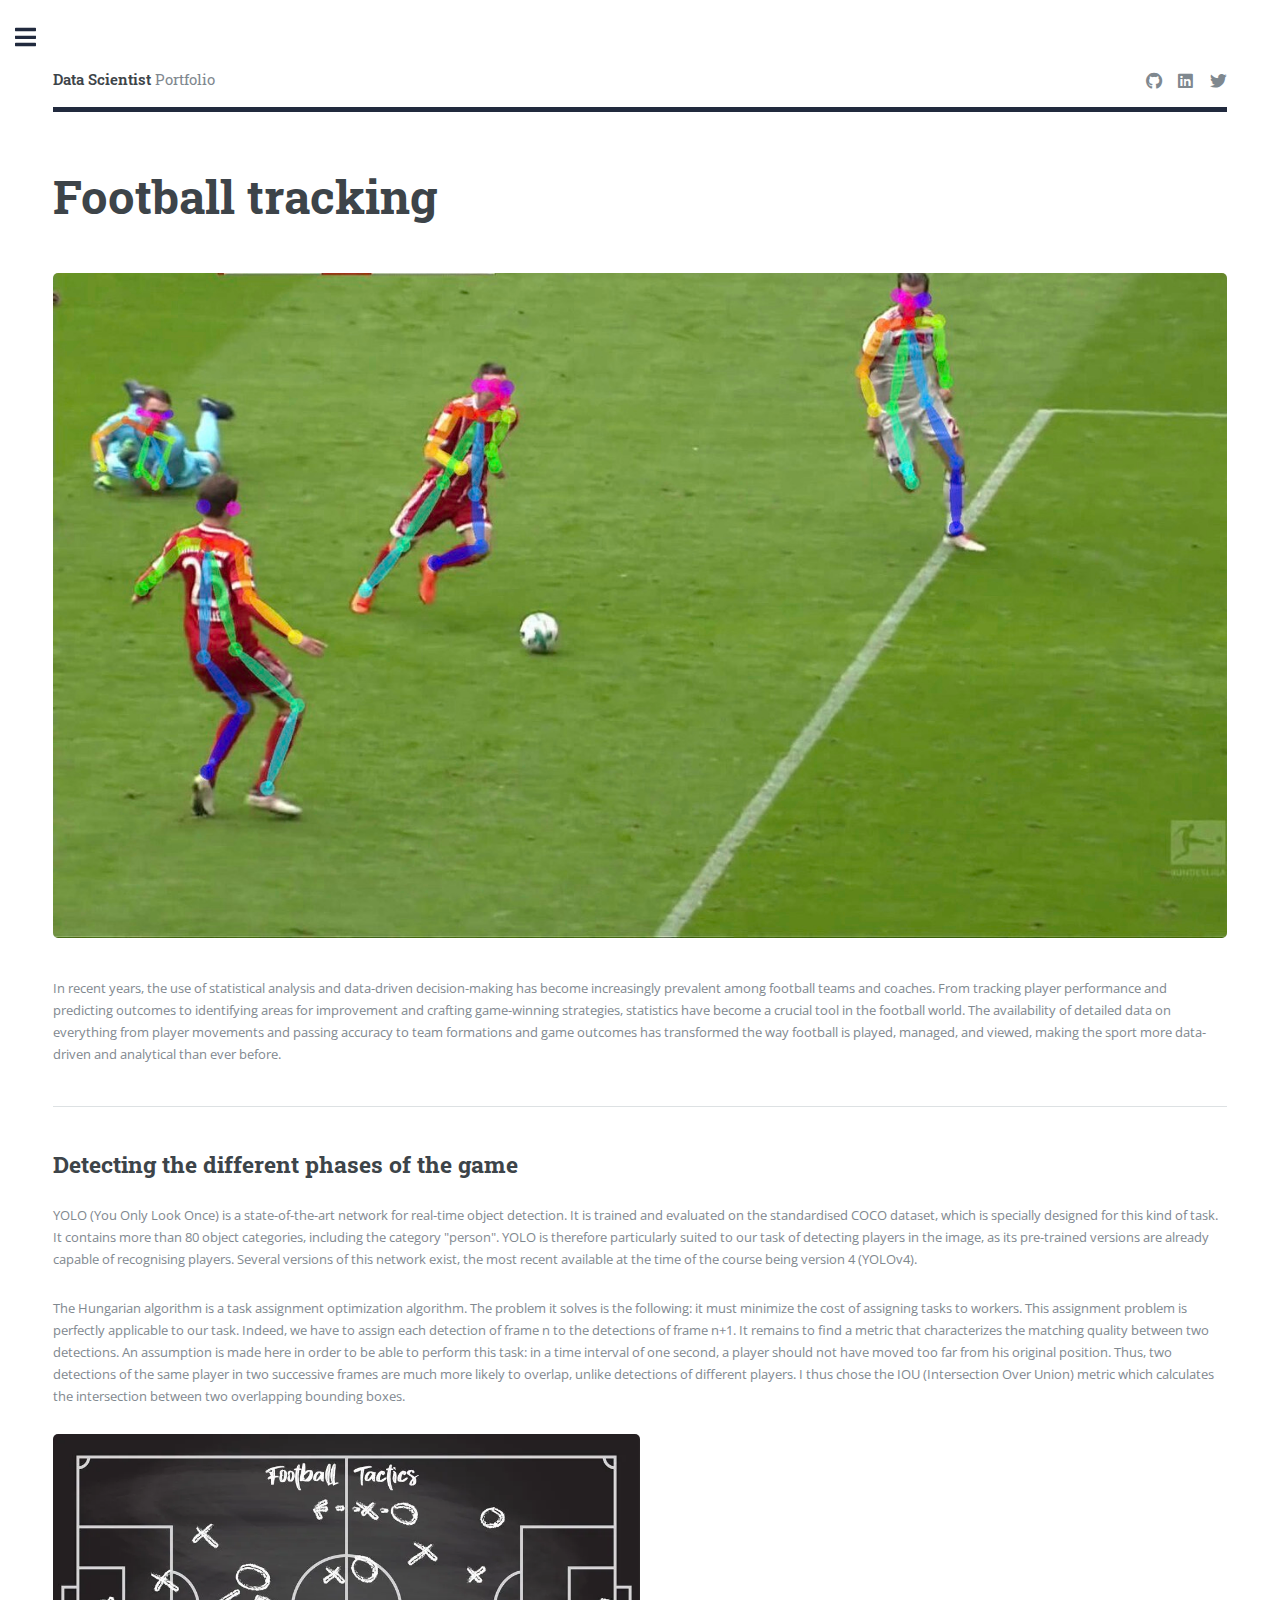
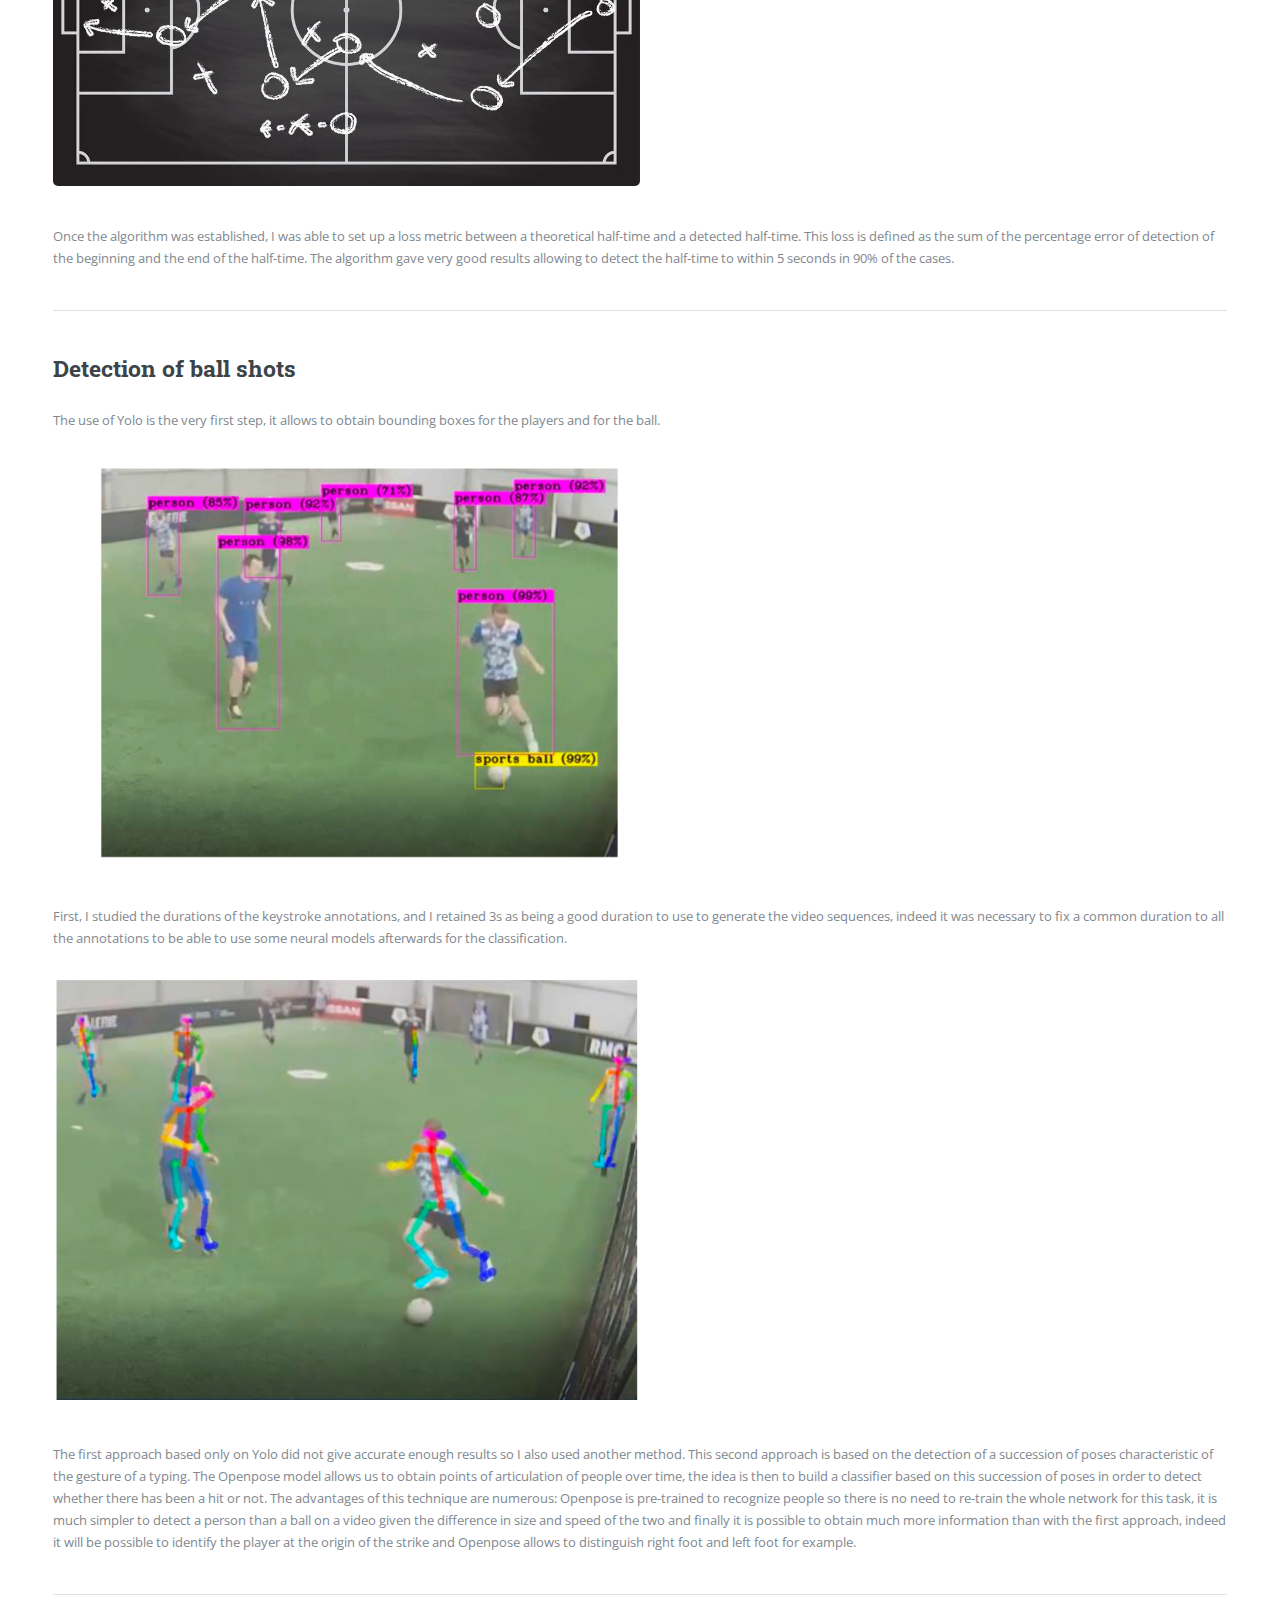
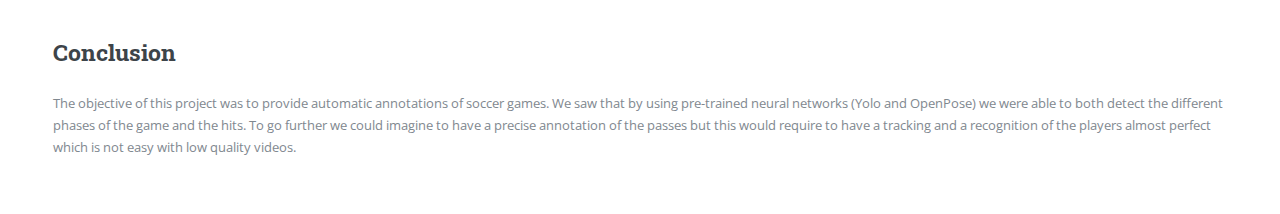
<file: projects/football_tracking.html>
<!DOCTYPE HTML>
<!--
	Editorial by HTML5 UP
	html5up.net | @ajlkn
	Free for personal and commercial use under the CCA 3.0 license (html5up.net/license)
-->
<html>

<head>
	<title>Farouk HAKEM's Portfolio</title>
	<meta charset="utf-8" />
	<meta name="viewport" content="width=device-width, initial-scale=1, user-scalable=no" />
	<link rel="stylesheet" href="../assets/css/main.css" />
	<link rel="icon" type="image/x-icon" href="/images/favicon.ico">
</head>

<body class="is-preload">

	<!-- Wrapper -->
	<div id="wrapper">

		<!-- Main -->
		<div id="main">
			<div class="inner">

				<!-- Header -->
				<header id="header">
					<a href="index.html" class="logo"><strong>Data Scientist</strong> Portfolio</a>
					<ul class="icons">
						<li><a href="https://github.com/fhakem" target="_blank" rel="noopener noreferrer"
								class="icon brands fa-github"><span class="label">Facebook</span></a></li>
						<li><a href="https://www.linkedin.com/in/fhakem/" target="_blank" rel="noopener noreferrer"
								class="icon brands fa-linkedin"><span class="label">Instagram</span></a></li>
						<li><a href="#" target="_blank" rel="noopener noreferrer" class="icon brands fa-twitter"><span
									class="label">Twitter</span></a></li>
					</ul>
				</header>

				<!-- Content -->
				<section>
					<header class="main">
						<h1>Football tracking</h1>
					</header>

					<span class="image main"><img src="../images/pic01.jpg" alt="" /></span>

					<p>In recent years, the use of statistical analysis and data-driven decision-making has become
						increasingly prevalent among football teams and coaches. From tracking player performance and
						predicting outcomes to identifying areas for improvement and crafting game-winning strategies,
						statistics have become a crucial tool in the football world. The availability of detailed data
						on everything from player movements and passing accuracy to team formations and game outcomes
						has transformed the way football is played, managed, and viewed, making the sport more
						data-driven and analytical than ever before.</p>

					<hr class="major" />

					<h2>Detecting the different phases of the game</h2>
					<p>YOLO (You Only Look Once) is a state-of-the-art network for real-time object detection. It is
						trained and evaluated on the standardised COCO dataset, which is specially designed for this
						kind of task. It contains more than 80 object categories, including the category "person". YOLO
						is therefore particularly suited to our task of detecting players in the image, as its
						pre-trained versions are already capable of recognising players. Several versions of this
						network exist, the most recent available at the time of the course being version 4 (YOLOv4).</p>
					<p>The Hungarian algorithm is a task assignment optimization algorithm. The problem it solves is the
						following: it must minimize the cost of assigning tasks to workers. This assignment problem is
						perfectly applicable to our task. Indeed, we have to assign each detection of frame n to the
						detections of frame n+1. It remains to find a metric that characterizes the matching quality
						between two detections. An assumption is made here in order to be able to perform this task: in
						a time interval of one second, a player should not have moved too far from his original
						position. Thus, two detections of the same player in two successive frames are much more likely
						to overlap, unlike detections of different players. I thus chose the IOU (Intersection Over
						Union) metric which calculates the intersection between two overlapping bounding boxes.</p>
					<span class="image small"><img src="../images/tactics.webp" alt="" /></span>
					<p>Once the algorithm was established, I was able to set up a loss metric between a theoretical
						half-time and a detected half-time. This loss is defined as the sum of the percentage error of
						detection of the beginning and the end of the half-time. The algorithm gave very good results
						allowing to detect the half-time to within 5 seconds in 90% of the cases.</p>

					<hr class="major" />

					<h2>Detection of ball shots</h2>
					<p>The use of Yolo is the very first step, it allows to obtain bounding boxes for the players and
						for the ball.</p>
					<span class="image small"><img src="../images/bounding.png" alt="" /></span>
					<p>First, I studied the durations of the keystroke annotations, and I retained 3s as being a good
						duration to use to generate the video sequences, indeed it was necessary to fix a common
						duration to all the annotations to be able to use some neural models afterwards for the
						classification.</p>
					<span class="image small"><img src="../images/pose.png" alt="" /></span>
					<p>The first approach based only on Yolo did not give accurate enough results so I also used another
						method. This second approach is based on the detection of a succession of poses characteristic
						of the gesture of a typing. The Openpose model allows us to obtain points of articulation of
						people over time, the idea is then to build a classifier based on this succession of poses in
						order to detect whether there has been a hit or not. The advantages of this technique are
						numerous: Openpose is pre-trained to recognize people so there is no need to re-train the whole
						network for this task, it is much simpler to detect a person than a ball on a video given the
						difference in size and speed of the two and finally it is possible to obtain much more
						information than with the first approach, indeed it will be possible to identify the player at
						the origin of the strike and Openpose allows to distinguish right foot and left foot for
						example.</p>

					<hr class="major" />

					<h2>Conclusion</h2>
					<p>The objective of this project was to provide automatic annotations of soccer games. We saw that
						by using pre-trained neural networks (Yolo and OpenPose) we were able to both detect the
						different phases of the game and the hits. To go further we could imagine to have a precise
						annotation of the passes but this would require to have a tracking and a recognition of the
						players almost perfect which is not easy with low quality videos.</p>
				</section>

			</div>
		</div>

		<!-- Sidebar -->
		<div id="sidebar">
			<div class="inner">

				<!-- Menu -->
				<nav id="menu">
					<header class="major">
						<h2>Menu</h2>
					</header>
					<ul>
						<li><a href="../index.html">Homepage</a></li>

						<li>
							<span class="opener">Projects</span>
							<ul>
								<li><a href="chatbots.html">Chatbots</a></li>
								<li><a href="fraud_detection.html">Fraud Detection</a></li>
								<li><a href="football_tracking.html">Football tracking</a></li>
								<li><a href="nn_playground.html">Neural Network Playground</a></li>
								<li><a href="labelling.html">Collaborative labelling tool</a></li>
							</ul>
						</li>
					</ul>
				</nav>

				<!-- Section -->
				<section>
					<header class="major">
						<h2>Contact</h2>
					</header>
					<ul class="contact">
						<li class="icon solid fa-envelope"><a
								href="mailto:hakem.farouk@gmail.com">hakem.farouk@gmail.com</a></li>
						<li class="icon solid fa-phone">(+33) 07 81 56 13 66</li>
						<li class="icon solid fa-home">Paris, FRANCE<br /></li>
					</ul>
				</section>

			</div>
		</div>

	</div>

	<!-- Scripts -->
	<script src="../assets/js/jquery.min.js"></script>
	<script src="../assets/js/browser.min.js"></script>
	<script src="../assets/js/breakpoints.min.js"></script>
	<script src="../assets/js/util.js"></script>
	<script src="../assets/js/main.js"></script>

</body>

</html>
</file>
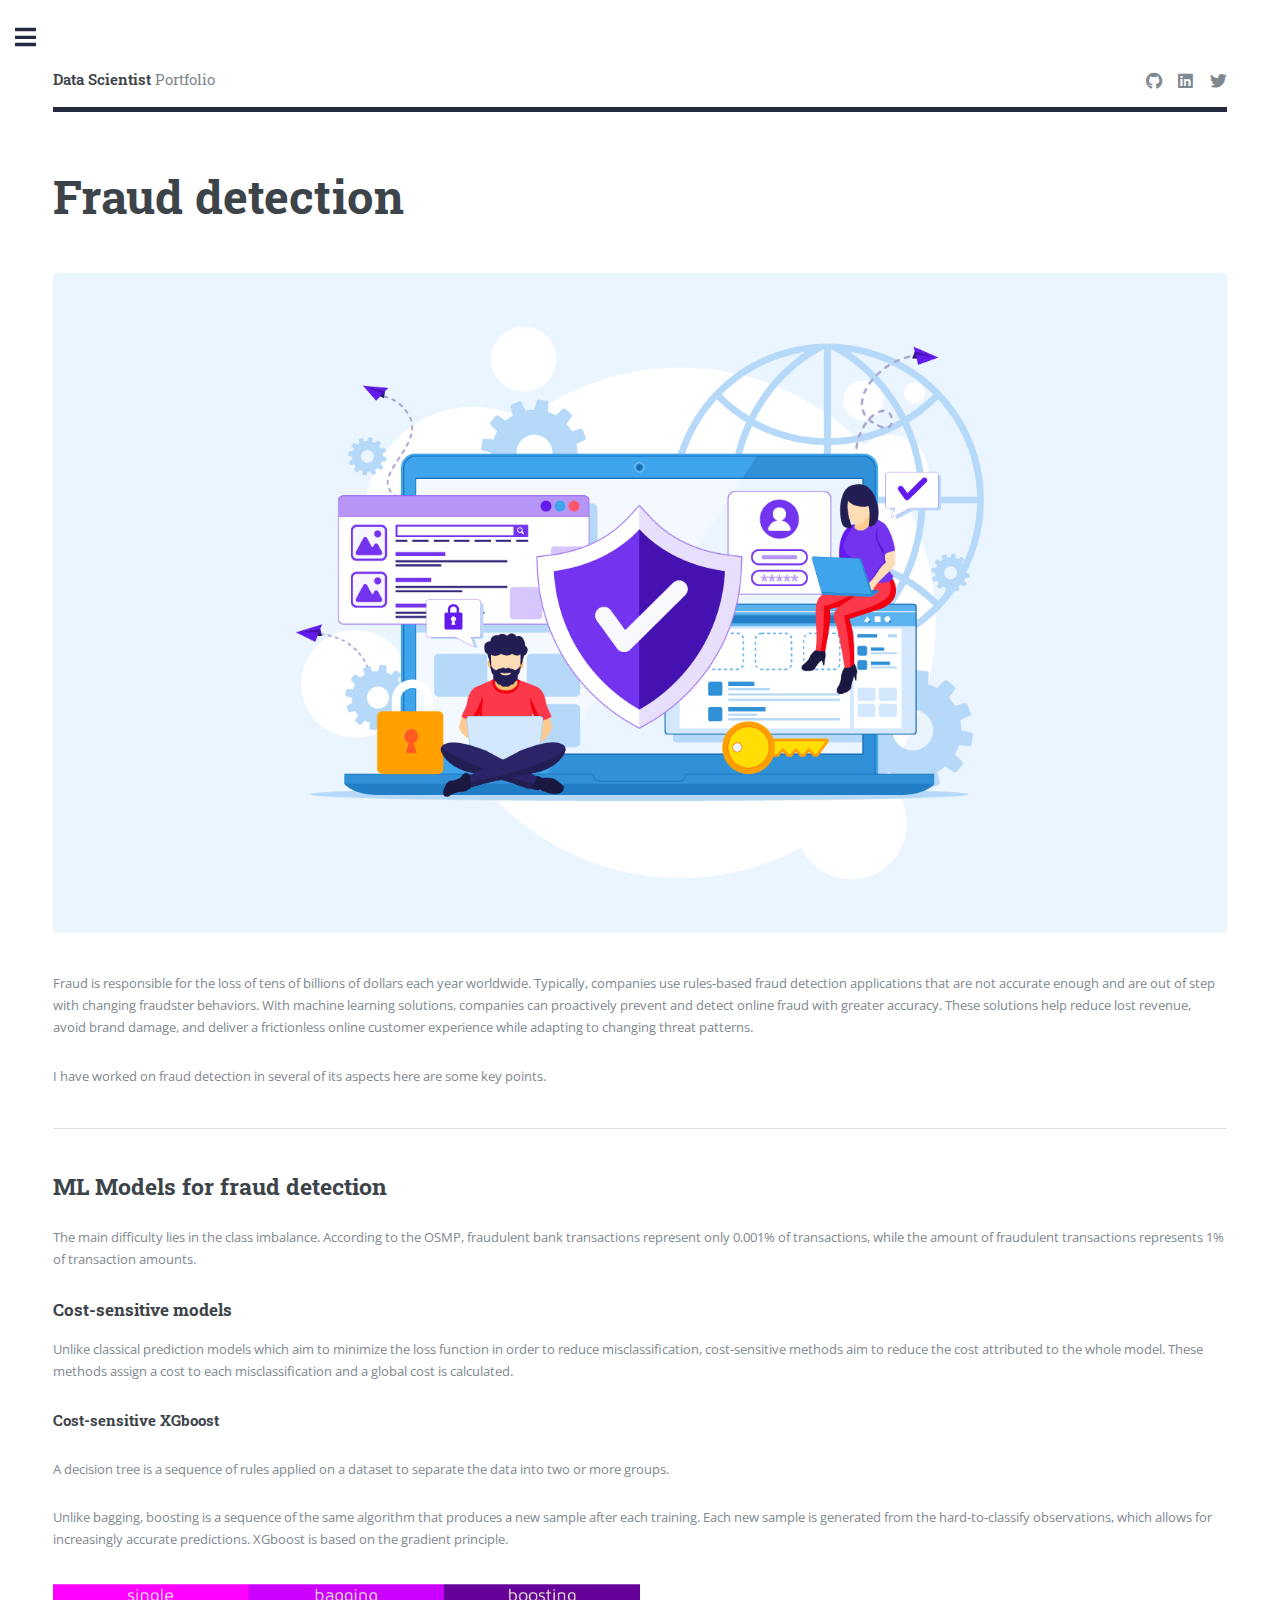
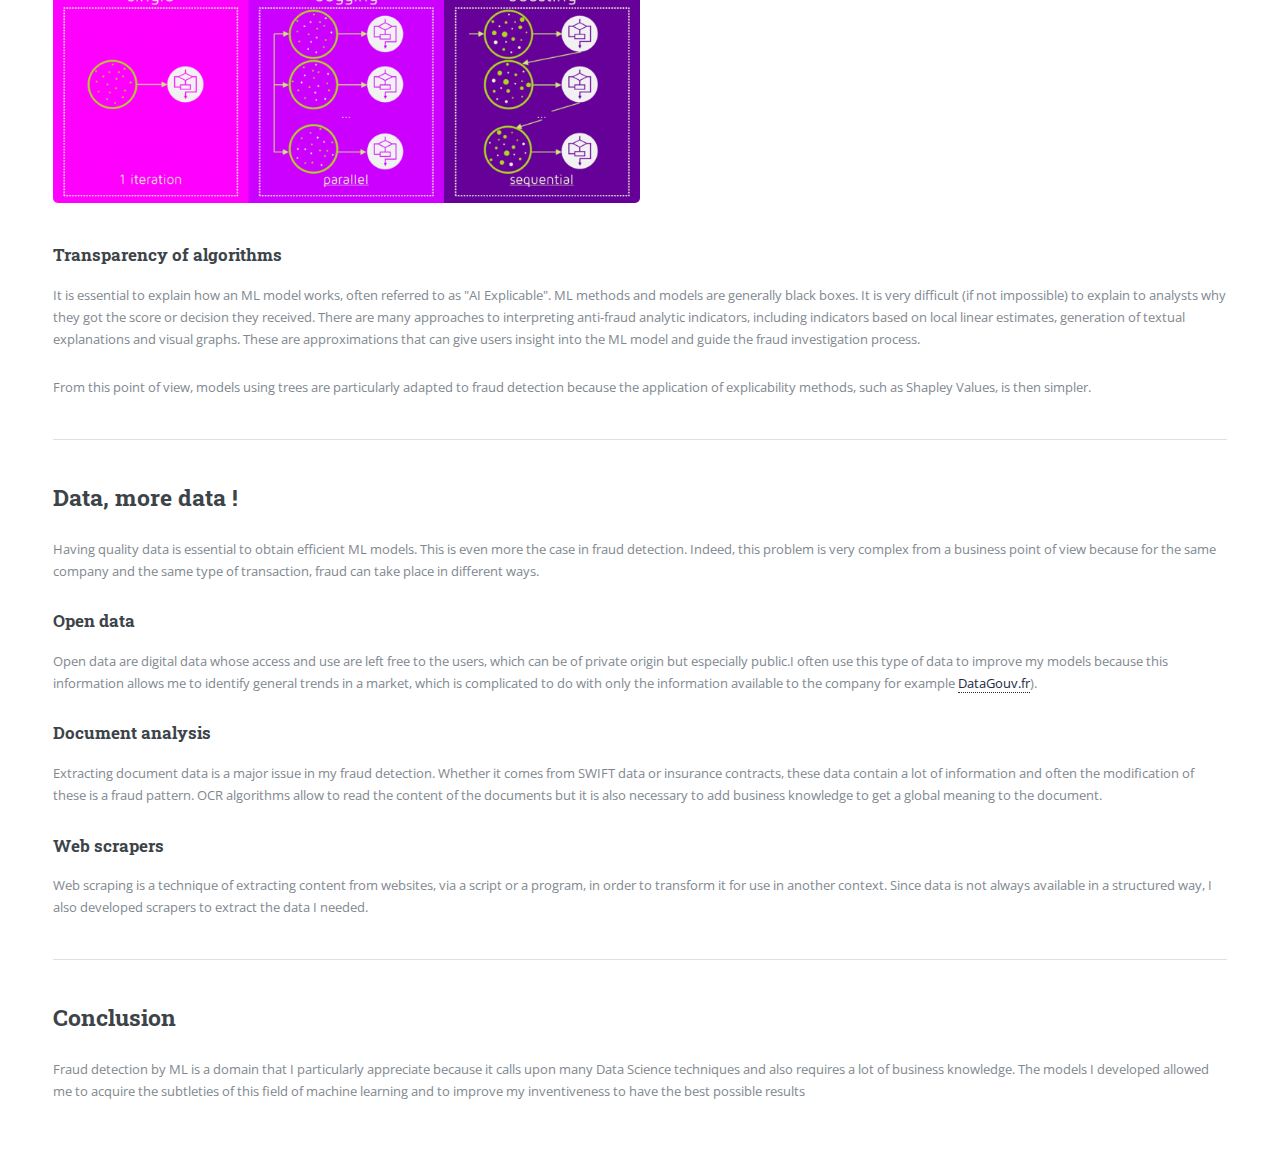
<file: projects/fraud_detection.html>
<!DOCTYPE HTML>
<!--
	Editorial by HTML5 UP
	html5up.net | @ajlkn
	Free for personal and commercial use under the CCA 3.0 license (html5up.net/license)
-->
<html>

<head>
	<title>Farouk HAKEM's Portfolio</title>
	<meta charset="utf-8" />
	<meta name="viewport" content="width=device-width, initial-scale=1, user-scalable=no" />
	<link rel="stylesheet" href="../assets/css/main.css" />
	<link rel="icon" type="image/x-icon" href="/images/favicon.ico">
</head>

<body class="is-preload">

	<!-- Wrapper -->
	<div id="wrapper">

		<!-- Main -->
		<div id="main">
			<div class="inner">

				<!-- Header -->
				<header id="header">
					<a href="index.html" class="logo"><strong>Data Scientist</strong> Portfolio</a>
					<ul class="icons">
						<li><a href="https://github.com/fhakem" target="_blank" rel="noopener noreferrer"
								class="icon brands fa-github"><span class="label">Facebook</span></a></li>
						<li><a href="https://www.linkedin.com/in/fhakem/" target="_blank" rel="noopener noreferrer"
								class="icon brands fa-linkedin"><span class="label">Instagram</span></a></li>
						<li><a href="#" target="_blank" rel="noopener noreferrer" class="icon brands fa-twitter"><span
									class="label">Twitter</span></a></li>
					</ul>
				</header>

				<!-- Content -->
				<section>
					<header class="main">
						<h1>Fraud detection</h1>
					</header>

					<span class="image main"><img src="../images/fraud.png" alt="" /></span>

					<p>Fraud is responsible for the loss of tens of billions of dollars each year worldwide. Typically,
						companies use rules-based fraud detection applications that are not accurate enough and are out
						of step with changing fraudster behaviors. With machine learning solutions, companies can
						proactively prevent and detect online fraud with greater accuracy. These solutions help reduce
						lost revenue, avoid brand damage, and deliver a frictionless online customer experience while
						adapting to changing threat patterns.</p>
					<p>I have worked on fraud detection in several of its aspects here are some key points.</p>

					<hr class="major" />

					<h2>ML Models for fraud detection</h2>

					<p>The main difficulty lies in the class imbalance. According to the OSMP, fraudulent bank
						transactions represent only 0.001% of transactions, while the amount of fraudulent transactions
						represents 1% of transaction amounts.</p>

					<h3>Cost-sensitive models</h3>
					<p>Unlike classical prediction models which aim to minimize the loss function in order to reduce
						misclassification, cost-sensitive methods aim to reduce the cost attributed to the whole model.
						These methods assign a cost to each misclassification and a global cost is calculated.</p>

					<h4>Cost-sensitive XGboost</h4>
					<p>
					<p>A decision tree is a sequence of rules applied on a dataset to separate the data into two or more
						groups.</p>
					</p>
					<p>Unlike bagging, boosting is a sequence of the same algorithm that produces a new sample after
						each training. Each new sample is generated from the hard-to-classify observations, which allows
						for increasingly accurate predictions. XGboost is based on the gradient principle.</p>
					<span class="image small"><img src="../images/bag.png" alt="" /></span>

					<h3>Transparency of algorithms</h3>
					<p>It is essential to explain how an ML model works, often referred to as "AI Explicable". ML
						methods and models are generally black boxes. It is very difficult (if not impossible) to
						explain to analysts why they got the score or decision they received. There are many approaches
						to interpreting anti-fraud analytic indicators, including indicators based on local linear
						estimates, generation of textual explanations and visual graphs. These are approximations that
						can give users insight into the ML model and guide the fraud investigation process.</p>
					<p>From this point of view, models using trees are particularly adapted to fraud detection because
						the application of explicability methods, such as Shapley Values, is then simpler.</p>


					<hr class="major" />

					<h2>Data, more data !</h2>

					<p>Having quality data is essential to obtain efficient ML models. This is even more the case in
						fraud detection. Indeed, this problem is very complex from a business point of view because for
						the same company and the same type of transaction, fraud can take place in different ways.</p>

					<h3>Open data</h3>
					<p>Open data are digital data whose access and use are left free to the users, which can be of
						private origin but especially public.I often use this type of data to improve my models because
						this information allows me to identify general trends in a market, which is complicated to do
						with only the information available to the company for example <a target="_blank"
							rel="noopener noreferrer" href="https://www.data.gouv.fr/fr/">DataGouv.fr</a>).</p>

					<h3>Document analysis</h3>
					<p>Extracting document data is a major issue in my fraud detection. Whether it comes from SWIFT data
						or insurance contracts, these data contain a lot of information and often the modification of
						these is a fraud pattern. OCR algorithms allow to read the content of the documents but it is
						also necessary to add business knowledge to get a global meaning to the document.</p>

					<h3>Web scrapers</h3>
					<p>Web scraping is a technique of extracting content from websites, via a script or a program, in
						order to transform it for use in another context. Since data is not always available in a
						structured way, I also developed scrapers to extract the data I needed.</p>

					<hr class="major" />

					<h2>Conclusion</h2>
					<p>Fraud detection by ML is a domain that I particularly appreciate because it calls upon many Data
						Science techniques and also requires a lot of business knowledge. The models I developed allowed
						me to acquire the subtleties of this field of machine learning and to improve my inventiveness
						to have the best possible results</p>

				</section>

			</div>
		</div>

		<!-- Sidebar -->
		<div id="sidebar">
			<div class="inner">

				<!-- Menu -->
				<nav id="menu">
					<header class="major">
						<h2>Menu</h2>
					</header>
					<ul>
						<li><a href="../index.html">Homepage</a></li>

						<li>
							<span class="opener">Projects</span>
							<ul>
								<li><a href="chatbots.html">Chatbots</a></li>
								<li><a href="fraud_detection.html">Fraud Detection</a></li>
								<li><a href="football_tracking.html">Football tracking</a></li>
								<li><a href="nn_playground.html">Neural Network Playground</a></li>
								<li><a href="labelling.html">Collaborative labelling tool</a></li>
							</ul>
						</li>
					</ul>
				</nav>

				<!-- Section -->
				<section>
					<header class="major">
						<h2>Contact</h2>
					</header>
					<ul class="contact">
						<li class="icon solid fa-envelope"><a
								href="mailto:hakem.farouk@gmail.com">hakem.farouk@gmail.com</a></li>
						<li class="icon solid fa-phone">(+33) 07 81 56 13 66</li>
						<li class="icon solid fa-home">Paris, FRANCE<br /></li>
					</ul>
				</section>

			</div>
		</div>

	</div>

	<!-- Scripts -->
	<script src="../assets/js/jquery.min.js"></script>
	<script src="../assets/js/browser.min.js"></script>
	<script src="../assets/js/breakpoints.min.js"></script>
	<script src="../assets/js/util.js"></script>
	<script src="../assets/js/main.js"></script>

</body>

</html>
</file>
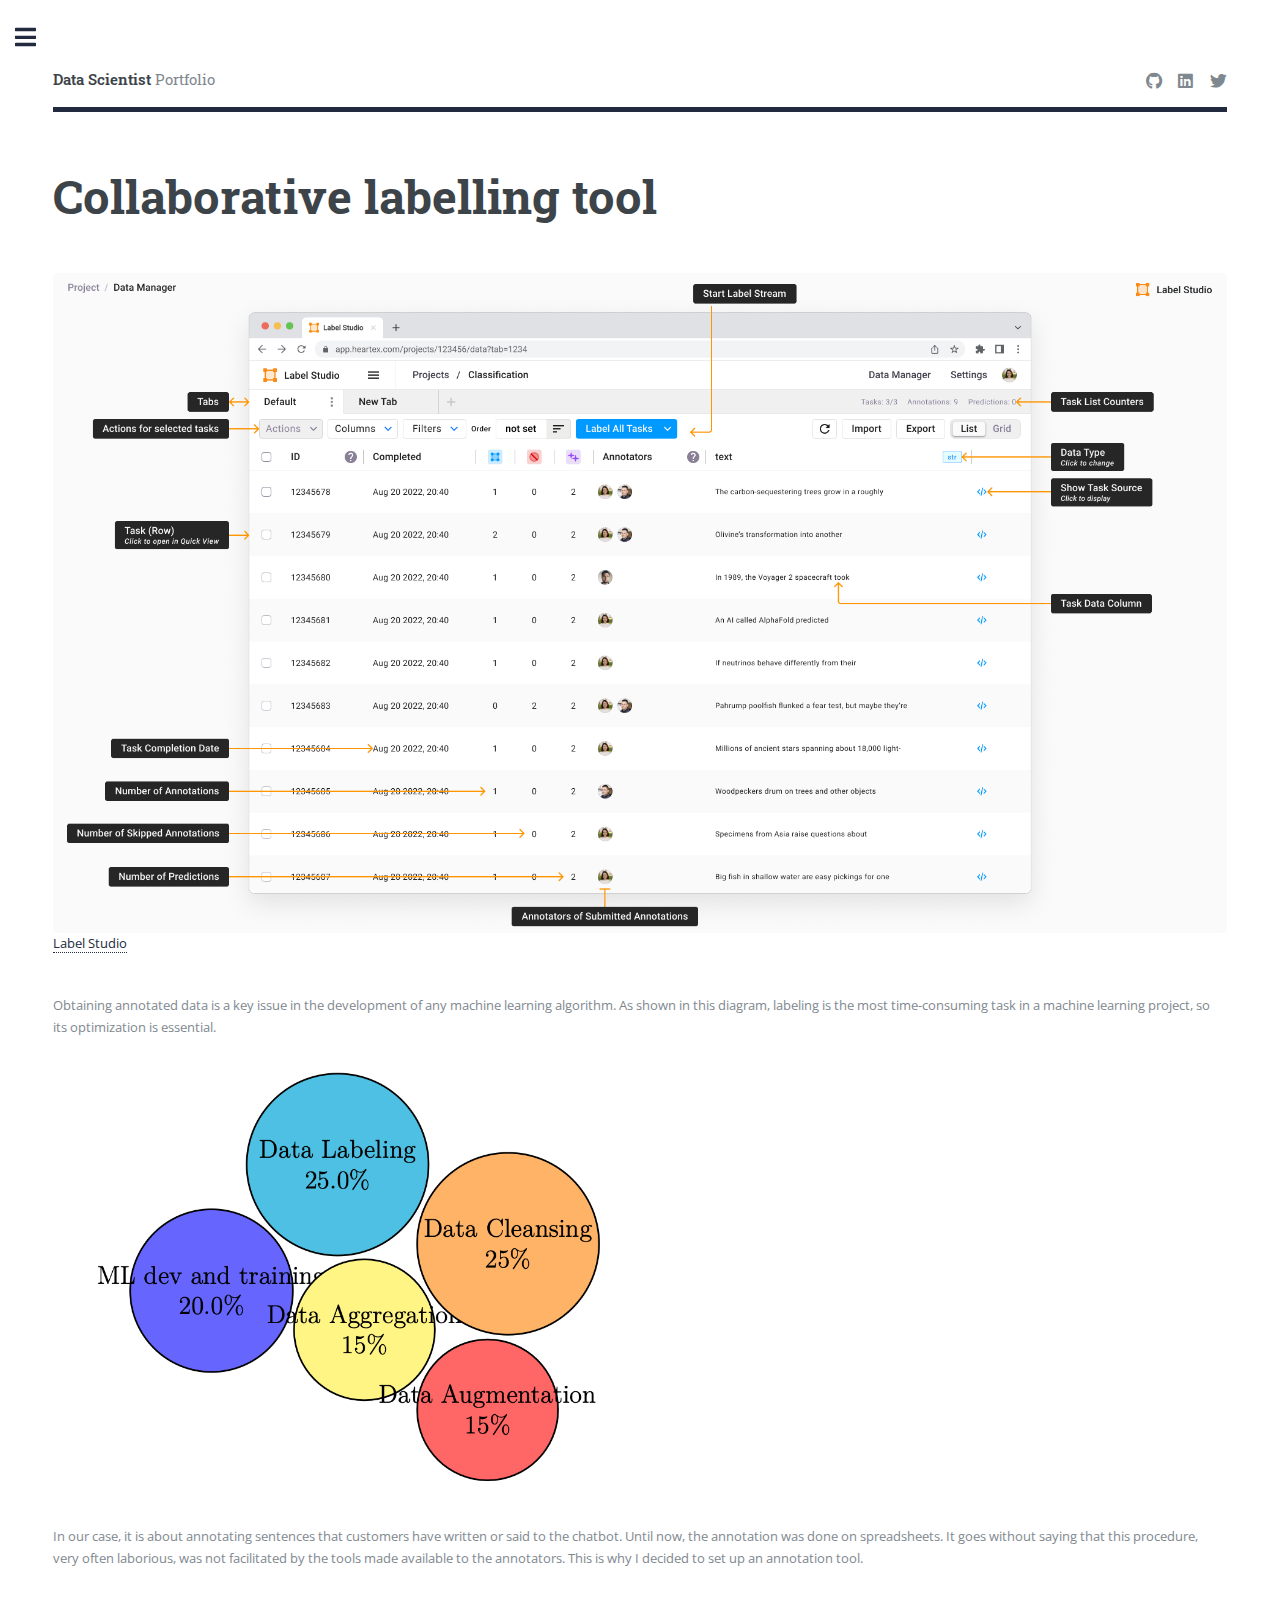
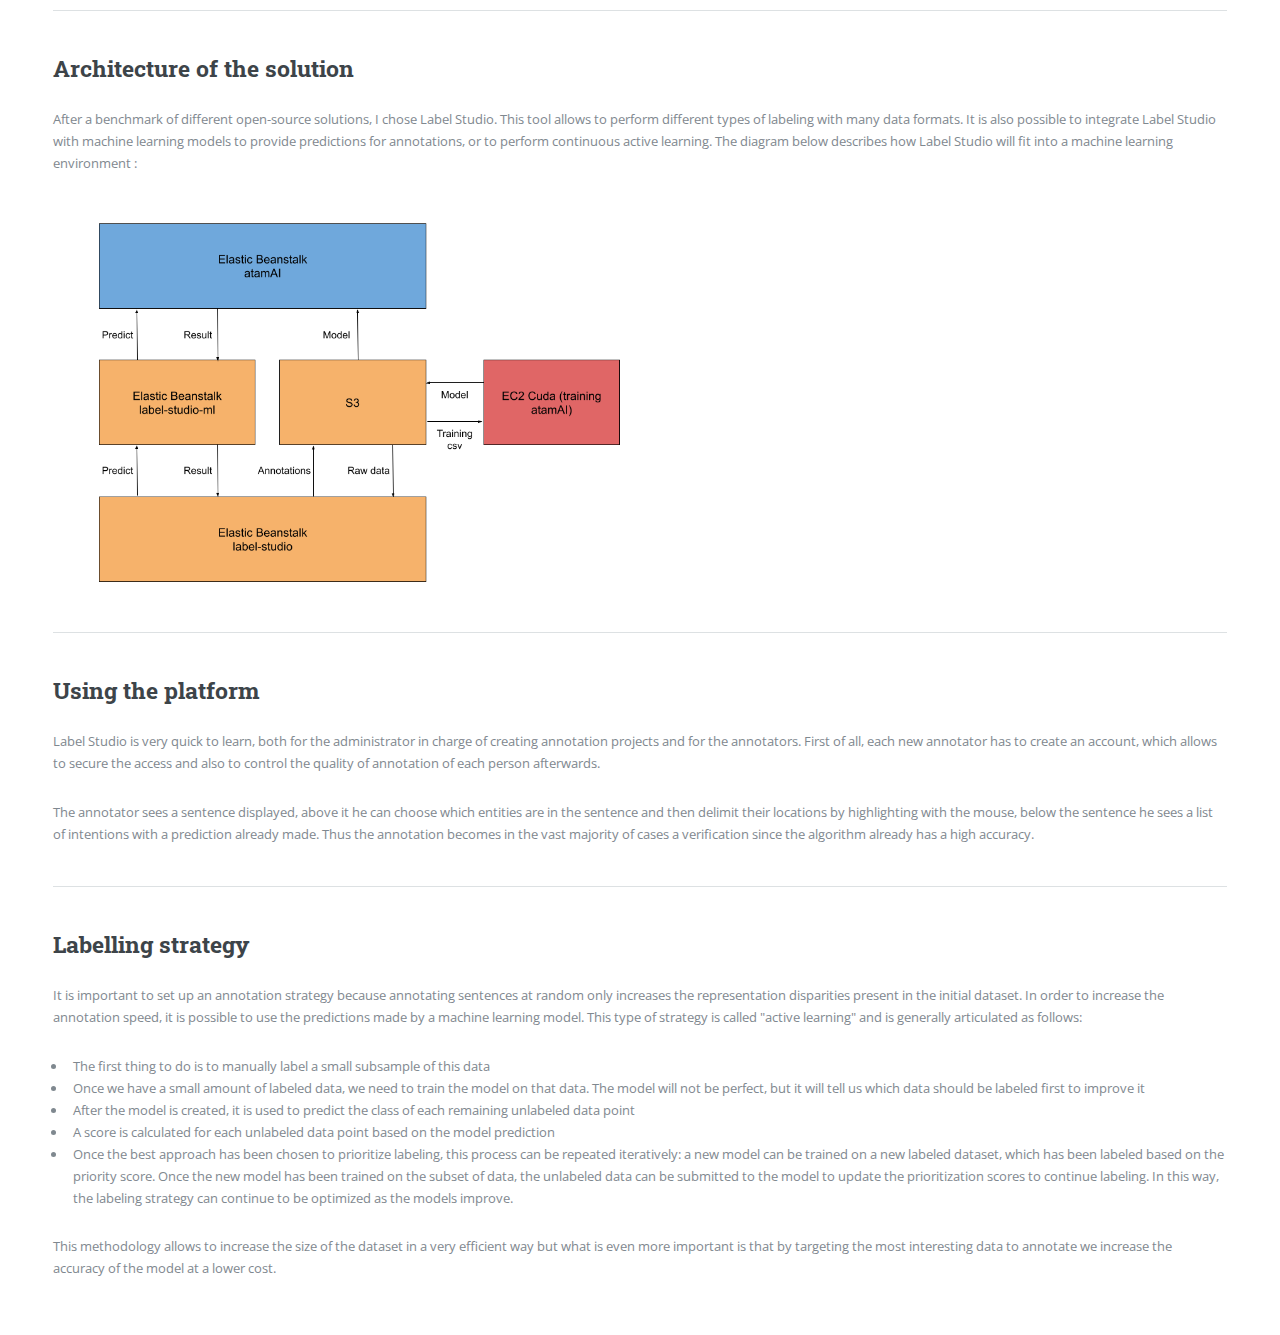
<file: projects/labelling.html>
<!DOCTYPE HTML>
<!--
	Editorial by HTML5 UP
	html5up.net | @ajlkn
	Free for personal and commercial use under the CCA 3.0 license (html5up.net/license)
-->
<html>

<head>
	<title>Farouk HAKEM's Portfolio</title>
	<meta charset="utf-8" />
	<meta name="viewport" content="width=device-width, initial-scale=1, user-scalable=no" />
	<link rel="stylesheet" href="../assets/css/main.css" />
	<link rel="icon" type="image/x-icon" href="/images/favicon.ico">
</head>

<body class="is-preload">

	<!-- Wrapper -->
	<div id="wrapper">

		<!-- Main -->
		<div id="main">
			<div class="inner">

				<!-- Header -->
				<header id="header">
					<a href="index.html" class="logo"><strong>Data Scientist</strong> Portfolio</a>
					<ul class="icons">
						<li><a href="https://github.com/fhakem" target="_blank" rel="noopener noreferrer"
								class="icon brands fa-github"><span class="label">Facebook</span></a></li>
						<li><a href="https://www.linkedin.com/in/fhakem/" target="_blank" rel="noopener noreferrer"
								class="icon brands fa-linkedin"><span class="label">Instagram</span></a></li>
						<li><a href="#" target="_blank" rel="noopener noreferrer" class="icon brands fa-twitter"><span
									class="label">Twitter</span></a></li>
					</ul>
				</header>

				<!-- Content -->
				<section>
					<header class="main">
						<h1>Collaborative labelling tool</h1>
					</header>

					<span class="image main">
						<img src="../images/labelstudio.png" alt="" />
						<a href="https://labelstud.io/">Label Studio</Label></a>
					</span>

					<p>Obtaining annotated data is a key issue in the development of any machine learning algorithm. As
						shown in this diagram, labeling is the most time-consuming task in a machine learning project,
						so its optimization is essential.
					</p>

					<span class="image small"><img src="../images/timeml.png" alt="" /></span>

					<p>In our case, it is about annotating sentences that customers have written or said to the chatbot.
						Until now, the annotation was done on spreadsheets. It goes without saying that this procedure,
						very often laborious, was not facilitated by the tools made available to the annotators. This is
						why I decided to set up an annotation tool.</p>

					<hr class="major" />

					<h2>Architecture of the solution</h2>
					<p>After a benchmark of different open-source solutions, I chose Label Studio. This tool allows to
						perform different types of labeling with many data formats. It is also possible to integrate
						Label Studio with machine learning models to provide predictions for annotations, or to perform
						continuous active learning. The diagram below describes how Label Studio will fit into a machine
						learning environment :</p>

					<span class="image small"><img src="../images/awstudio.png" alt="" /></span>

					<hr class="major" />

					<h2>Using the platform</h2>
					<p>Label Studio is very quick to learn, both for the administrator in charge of creating annotation
						projects and for the annotators. First of all, each new annotator has to create an account,
						which allows to secure the access and also to control the quality of annotation of each person
						afterwards.</p>

					<p>The annotator sees a sentence displayed, above it he can choose which entities are in the
						sentence and then delimit their locations by highlighting with the mouse, below the sentence he
						sees a list of intentions with a prediction already made. Thus the annotation becomes in the
						vast majority of cases a verification since the algorithm already has a high accuracy.</p>

					<hr class="major" />

					<h2>Labelling strategy</h2>
					<p>It is important to set up an annotation strategy because annotating sentences at random only
						increases the representation disparities present in the initial dataset. In order to increase
						the annotation speed, it is possible to use the predictions made by a machine learning model.
						This type of strategy is called "active learning" and is generally articulated as follows:</p>

					<ul>
						<li>The first thing to do is to manually label a small subsample of this data</li>
						<li>Once we have a small amount of labeled data, we need to train the model on that data. The
							model will not be perfect, but it will tell us which data should be labeled first to improve
							it</li>
						<li>After the model is created, it is used to predict the class of each remaining unlabeled data
							point</li>
						<li>A score is calculated for each unlabeled data point based on the model prediction</li>
						<li>Once the best approach has been chosen to prioritize labeling, this process can be repeated
							iteratively: a new model can be trained on a new labeled dataset, which has been labeled
							based on the priority score. Once the new model has been trained on the subset of data, the
							unlabeled data can be submitted to the model to update the prioritization scores to continue
							labeling. In this way, the labeling strategy can continue to be optimized as the models
							improve.</li>
					</ul>
					<p>This methodology allows to increase the size of the dataset in a very efficient way but what is
						even more important is that by targeting the most interesting data to annotate we increase the
						accuracy of the model at a lower cost.</p>

				</section>

			</div>
		</div>

		<!-- Sidebar -->
		<div id="sidebar">
			<div class="inner">

				<!-- Menu -->
				<nav id="menu">
					<header class="major">
						<h2>Menu</h2>
					</header>
					<ul>
						<li><a href="../index.html">Homepage</a></li>

						<li>
							<span class="opener">Projects</span>
							<ul>
								<li><a href="chatbots.html">Chatbots</a></li>
								<li><a href="fraud_detection.html">Fraud Detection</a></li>
								<li><a href="football_tracking.html">Football tracking</a></li>
								<li><a href="nn_playground.html">Neural Network Playground</a></li>
								<li><a href="labelling.html">Collaborative labelling tool</a></li>
							</ul>
						</li>
					</ul>
				</nav>

				<!-- Section -->
				<section>
					<header class="major">
						<h2>Contact</h2>
					</header>
					<ul class="contact">
						<li class="icon solid fa-envelope"><a
								href="mailto:hakem.farouk@gmail.com">hakem.farouk@gmail.com</a></li>
						<li class="icon solid fa-phone">(+33) 07 81 56 13 66</li>
						<li class="icon solid fa-home">Paris, FRANCE<br /></li>
					</ul>
				</section>

			</div>
		</div>

	</div>

	<!-- Scripts -->
	<script src="../assets/js/jquery.min.js"></script>
	<script src="../assets/js/browser.min.js"></script>
	<script src="../assets/js/breakpoints.min.js"></script>
	<script src="../assets/js/util.js"></script>
	<script src="../assets/js/main.js"></script>

</body>

</html>
</file>
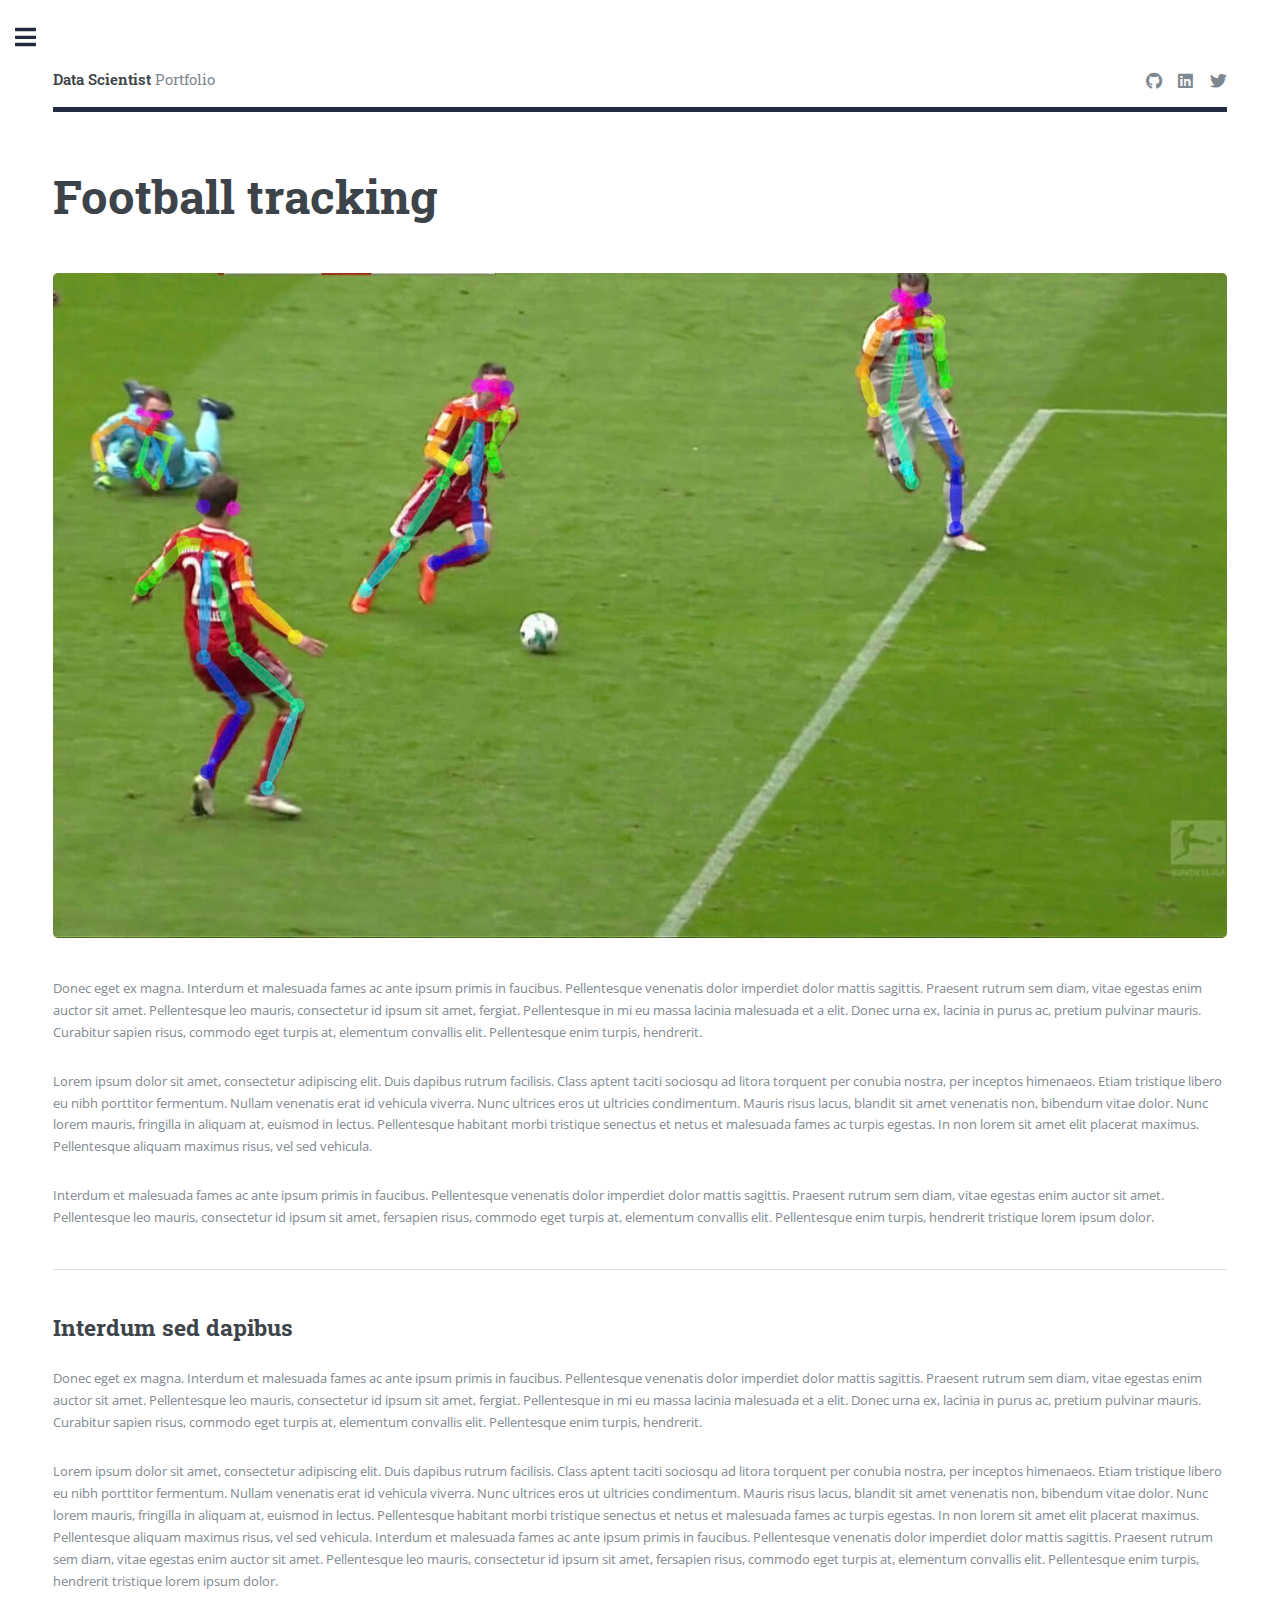
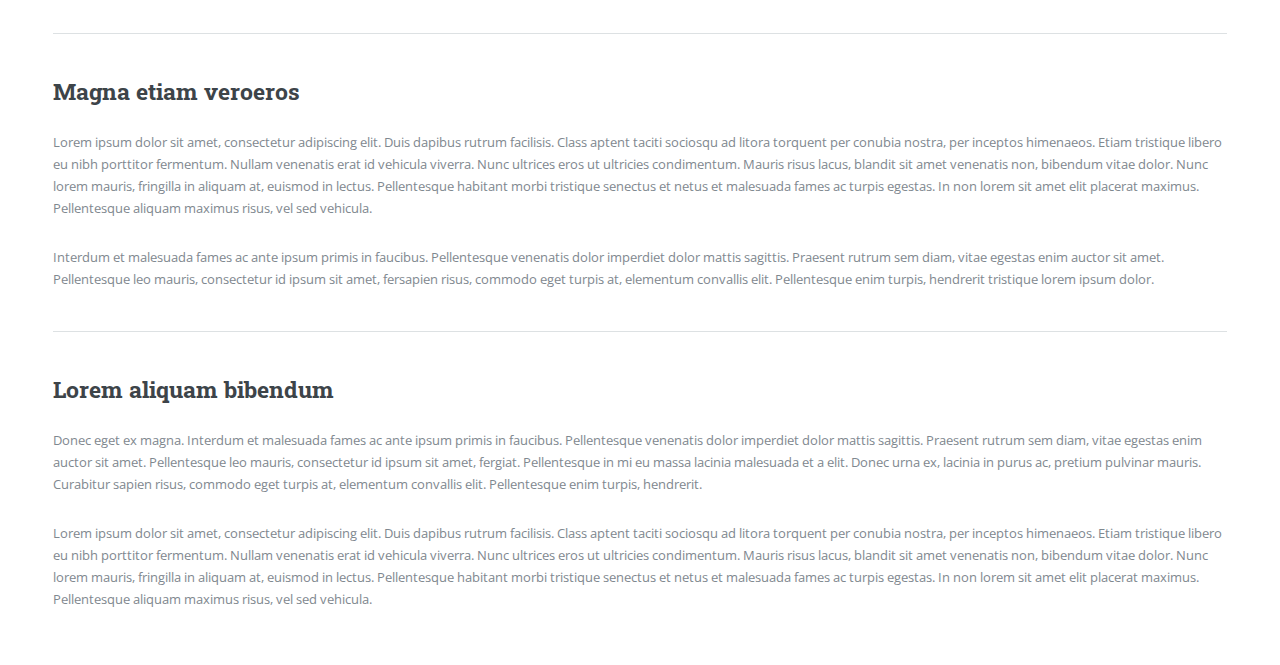
<file: projects/linear_bandits.html>
<!DOCTYPE HTML>
<!--
	Editorial by HTML5 UP
	html5up.net | @ajlkn
	Free for personal and commercial use under the CCA 3.0 license (html5up.net/license)
-->
<html>
	<head>
		<title>Data Scientist</strong> Portfolio</title>
		<meta charset="utf-8" />
		<meta name="viewport" content="width=device-width, initial-scale=1, user-scalable=no" />
		<link rel="stylesheet" href="../assets/css/main.css" />
	</head>
	<body class="is-preload">

		<!-- Wrapper -->
			<div id="wrapper">

				<!-- Main -->
					<div id="main">
						<div class="inner">

							<!-- Header -->
								<header id="header">
									<a href="index.html" class="logo"><strong>Data Scientist</strong> Portfolio</a>
									<ul class="icons">
										<li><a href="https://github.com/fhakem" target="_blank" rel="noopener noreferrer" class="icon brands fa-github"><span class="label">Facebook</span></a></li>
										<li><a href="https://www.linkedin.com/in/fhakem/" target="_blank" rel="noopener noreferrer" class="icon brands fa-linkedin"><span class="label">Instagram</span></a></li>
										<li><a href="#" target="_blank" rel="noopener noreferrer" class="icon brands fa-twitter"><span class="label">Twitter</span></a></li>
									</ul>
								</header>

							<!-- Content -->
								<section>
									<header class="main">
										<h1>Football tracking</h1>
									</header>

									<span class="image main"><img src="../images/pic01.jpg" alt="" /></span>

									<p>Donec eget ex magna. Interdum et malesuada fames ac ante ipsum primis in faucibus. Pellentesque venenatis dolor imperdiet dolor mattis sagittis. Praesent rutrum sem diam, vitae egestas enim auctor sit amet. Pellentesque leo mauris, consectetur id ipsum sit amet, fergiat. Pellentesque in mi eu massa lacinia malesuada et a elit. Donec urna ex, lacinia in purus ac, pretium pulvinar mauris. Curabitur sapien risus, commodo eget turpis at, elementum convallis elit. Pellentesque enim turpis, hendrerit.</p>
									<p>Lorem ipsum dolor sit amet, consectetur adipiscing elit. Duis dapibus rutrum facilisis. Class aptent taciti sociosqu ad litora torquent per conubia nostra, per inceptos himenaeos. Etiam tristique libero eu nibh porttitor fermentum. Nullam venenatis erat id vehicula viverra. Nunc ultrices eros ut ultricies condimentum. Mauris risus lacus, blandit sit amet venenatis non, bibendum vitae dolor. Nunc lorem mauris, fringilla in aliquam at, euismod in lectus. Pellentesque habitant morbi tristique senectus et netus et malesuada fames ac turpis egestas. In non lorem sit amet elit placerat maximus. Pellentesque aliquam maximus risus, vel sed vehicula.</p>
									<p>Interdum et malesuada fames ac ante ipsum primis in faucibus. Pellentesque venenatis dolor imperdiet dolor mattis sagittis. Praesent rutrum sem diam, vitae egestas enim auctor sit amet. Pellentesque leo mauris, consectetur id ipsum sit amet, fersapien risus, commodo eget turpis at, elementum convallis elit. Pellentesque enim turpis, hendrerit tristique lorem ipsum dolor.</p>

									<hr class="major" />

									<h2>Interdum sed dapibus</h2>
									<p>Donec eget ex magna. Interdum et malesuada fames ac ante ipsum primis in faucibus. Pellentesque venenatis dolor imperdiet dolor mattis sagittis. Praesent rutrum sem diam, vitae egestas enim auctor sit amet. Pellentesque leo mauris, consectetur id ipsum sit amet, fergiat. Pellentesque in mi eu massa lacinia malesuada et a elit. Donec urna ex, lacinia in purus ac, pretium pulvinar mauris. Curabitur sapien risus, commodo eget turpis at, elementum convallis elit. Pellentesque enim turpis, hendrerit.</p>
									<p>Lorem ipsum dolor sit amet, consectetur adipiscing elit. Duis dapibus rutrum facilisis. Class aptent taciti sociosqu ad litora torquent per conubia nostra, per inceptos himenaeos. Etiam tristique libero eu nibh porttitor fermentum. Nullam venenatis erat id vehicula viverra. Nunc ultrices eros ut ultricies condimentum. Mauris risus lacus, blandit sit amet venenatis non, bibendum vitae dolor. Nunc lorem mauris, fringilla in aliquam at, euismod in lectus. Pellentesque habitant morbi tristique senectus et netus et malesuada fames ac turpis egestas. In non lorem sit amet elit placerat maximus. Pellentesque aliquam maximus risus, vel sed vehicula. Interdum et malesuada fames ac ante ipsum primis in faucibus. Pellentesque venenatis dolor imperdiet dolor mattis sagittis. Praesent rutrum sem diam, vitae egestas enim auctor sit amet. Pellentesque leo mauris, consectetur id ipsum sit amet, fersapien risus, commodo eget turpis at, elementum convallis elit. Pellentesque enim turpis, hendrerit tristique lorem ipsum dolor.</p>

									<hr class="major" />

									<h2>Magna etiam veroeros</h2>
									<p>Lorem ipsum dolor sit amet, consectetur adipiscing elit. Duis dapibus rutrum facilisis. Class aptent taciti sociosqu ad litora torquent per conubia nostra, per inceptos himenaeos. Etiam tristique libero eu nibh porttitor fermentum. Nullam venenatis erat id vehicula viverra. Nunc ultrices eros ut ultricies condimentum. Mauris risus lacus, blandit sit amet venenatis non, bibendum vitae dolor. Nunc lorem mauris, fringilla in aliquam at, euismod in lectus. Pellentesque habitant morbi tristique senectus et netus et malesuada fames ac turpis egestas. In non lorem sit amet elit placerat maximus. Pellentesque aliquam maximus risus, vel sed vehicula.</p>
									<p>Interdum et malesuada fames ac ante ipsum primis in faucibus. Pellentesque venenatis dolor imperdiet dolor mattis sagittis. Praesent rutrum sem diam, vitae egestas enim auctor sit amet. Pellentesque leo mauris, consectetur id ipsum sit amet, fersapien risus, commodo eget turpis at, elementum convallis elit. Pellentesque enim turpis, hendrerit tristique lorem ipsum dolor.</p>

									<hr class="major" />

									<h2>Lorem aliquam bibendum</h2>
									<p>Donec eget ex magna. Interdum et malesuada fames ac ante ipsum primis in faucibus. Pellentesque venenatis dolor imperdiet dolor mattis sagittis. Praesent rutrum sem diam, vitae egestas enim auctor sit amet. Pellentesque leo mauris, consectetur id ipsum sit amet, fergiat. Pellentesque in mi eu massa lacinia malesuada et a elit. Donec urna ex, lacinia in purus ac, pretium pulvinar mauris. Curabitur sapien risus, commodo eget turpis at, elementum convallis elit. Pellentesque enim turpis, hendrerit.</p>
									<p>Lorem ipsum dolor sit amet, consectetur adipiscing elit. Duis dapibus rutrum facilisis. Class aptent taciti sociosqu ad litora torquent per conubia nostra, per inceptos himenaeos. Etiam tristique libero eu nibh porttitor fermentum. Nullam venenatis erat id vehicula viverra. Nunc ultrices eros ut ultricies condimentum. Mauris risus lacus, blandit sit amet venenatis non, bibendum vitae dolor. Nunc lorem mauris, fringilla in aliquam at, euismod in lectus. Pellentesque habitant morbi tristique senectus et netus et malesuada fames ac turpis egestas. In non lorem sit amet elit placerat maximus. Pellentesque aliquam maximus risus, vel sed vehicula.</p>

								</section>

						</div>
					</div>

				<!-- Sidebar -->
				<div id="sidebar">
					<div class="inner">

						<!-- Menu -->
							<nav id="menu">
								<header class="major">
									<h2>Menu</h2>
								</header>
								<ul>
									<li><a href="../index.html">Homepage</a></li>
									<li><a href="../generic.html">Generic</a></li>
									<li><a href="../elements.html">Elements</a></li>
									<li>
										<span class="opener">Projects</span>
										<ul>
											<li><a href="#">Football tracking</a></li>
											<li><a href="#">Ipsum Adipiscing</a></li>
											<li><a href="#">Tempus Magna</a></li>
											<li><a href="#">Feugiat Veroeros</a></li>
										</ul>
									</li>
								</ul>
							</nav>

						<!-- Section -->
							<section>
								<header class="major">
									<h2>Contact</h2>
								</header>
								<ul class="contact">
									<li class="icon solid fa-envelope"><a href="mailto:hakem.farouk@gmail.com">hakem.farouk@gmail.com</a></li>
									<li class="icon solid fa-phone">(+33) 07 81 56 13 66</li>
									<li class="icon solid fa-home">Paris, FRANCE<br /></li>
								</ul>
							</section>

					</div>
				</div>

			</div>

		<!-- Scripts -->
			<script src="../assets/js/jquery.min.js"></script>
			<script src="../assets/js/browser.min.js"></script>
			<script src="../assets/js/breakpoints.min.js"></script>
			<script src="../assets/js/util.js"></script>
			<script src="../assets/js/main.js"></script>

	</body>
</html>
</file>
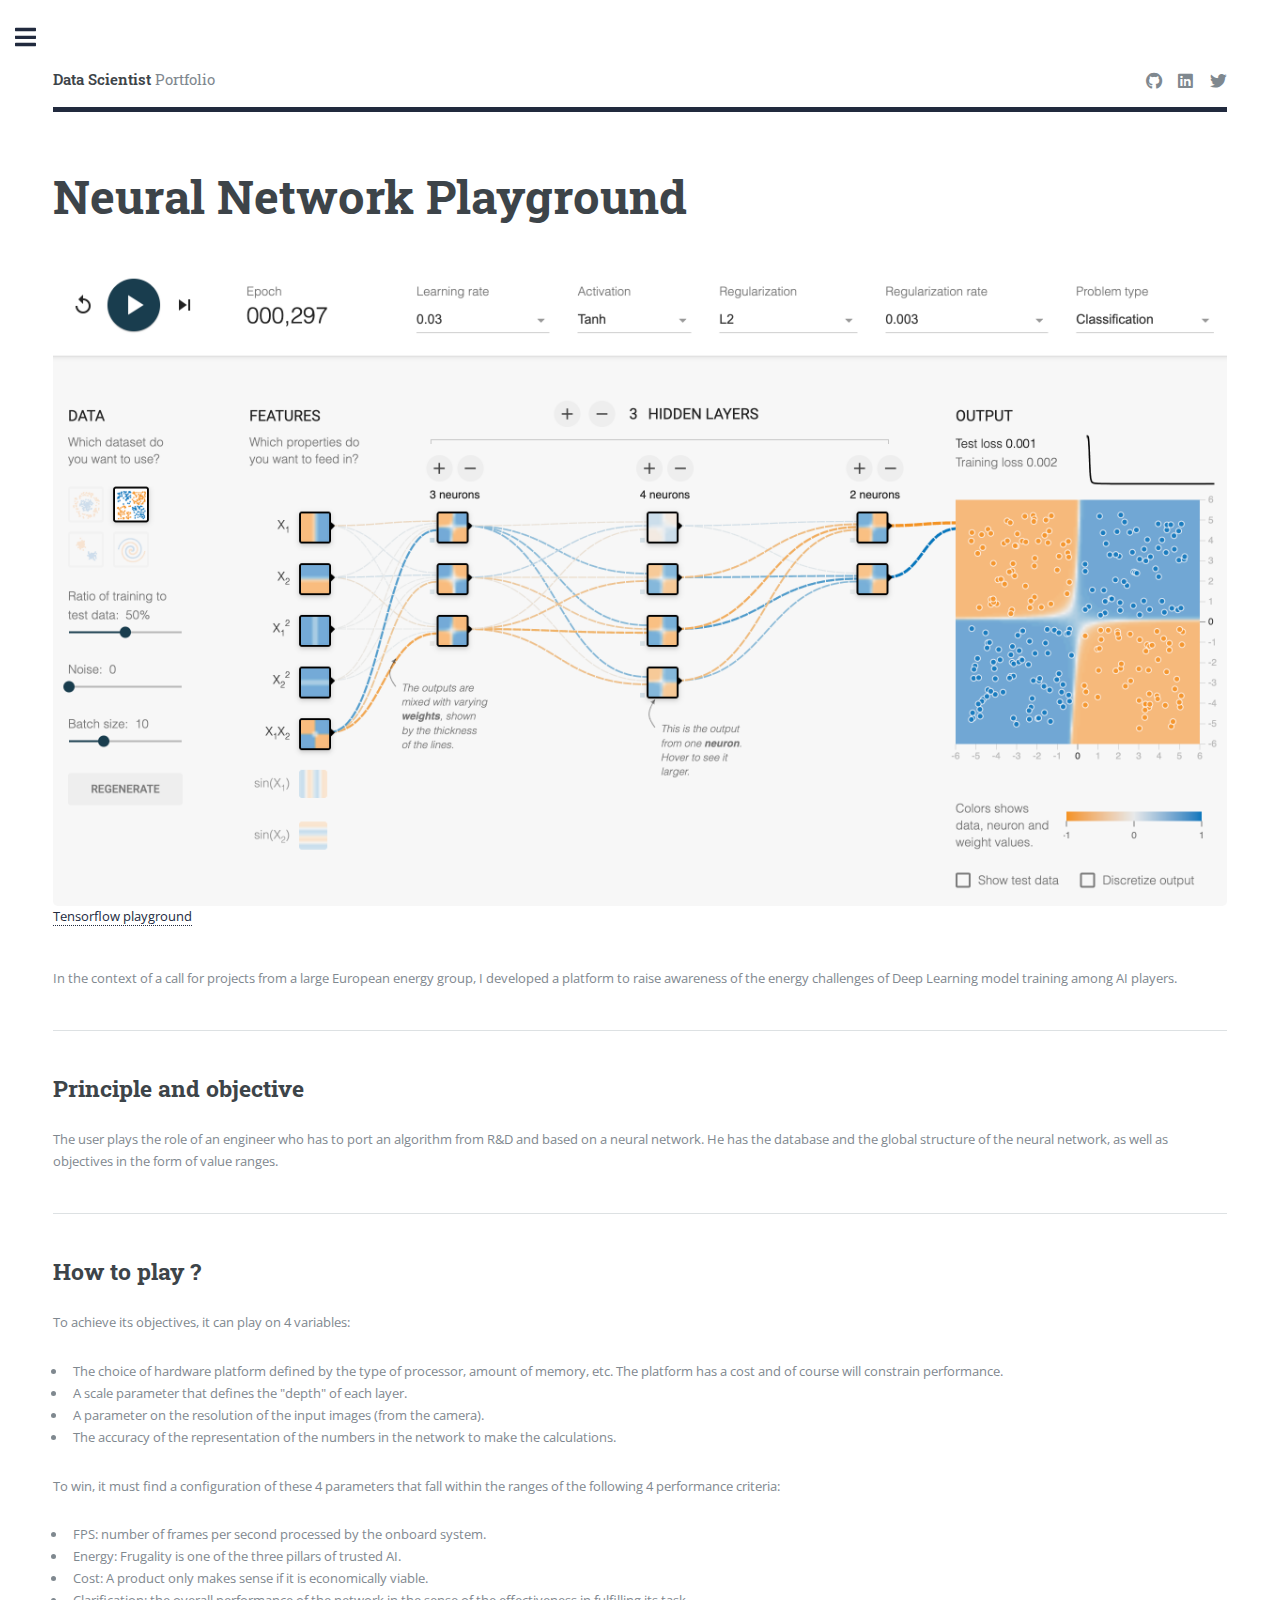
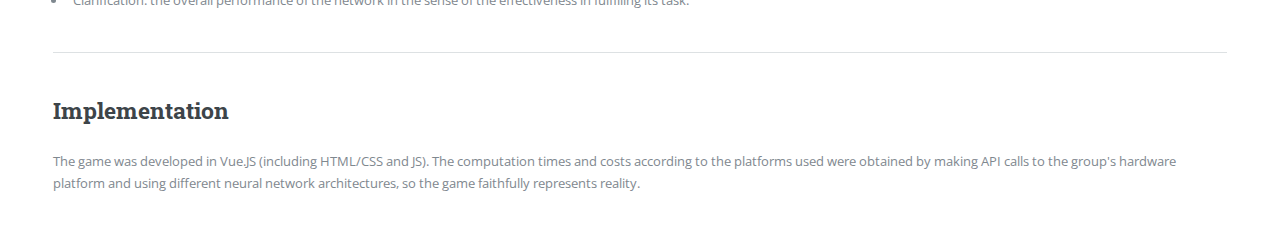
<file: projects/nn_playground.html>
<!DOCTYPE HTML>
<!--
	Editorial by HTML5 UP
	html5up.net | @ajlkn
	Free for personal and commercial use under the CCA 3.0 license (html5up.net/license)
-->
<html>

<head>
	<title>Farouk HAKEM's Portfolio</title>
	<meta charset="utf-8" />
	<meta name="viewport" content="width=device-width, initial-scale=1, user-scalable=no" />
	<link rel="stylesheet" href="../assets/css/main.css" />
	<link rel="icon" type="image/x-icon" href="/images/favicon.ico">
</head>

<body class="is-preload">

	<!-- Wrapper -->
	<div id="wrapper">

		<!-- Main -->
		<div id="main">
			<div class="inner">

				<!-- Header -->
				<header id="header">
					<a href="index.html" class="logo"><strong>Data Scientist</strong> Portfolio</a>
					<ul class="icons">
						<li><a href="https://github.com/fhakem" target="_blank" rel="noopener noreferrer"
								class="icon brands fa-github"><span class="label">Facebook</span></a></li>
						<li><a href="https://www.linkedin.com/in/fhakem/" target="_blank" rel="noopener noreferrer"
								class="icon brands fa-linkedin"><span class="label">Instagram</span></a></li>
						<li><a href="#" target="_blank" rel="noopener noreferrer" class="icon brands fa-twitter"><span
									class="label">Twitter</span></a></li>
					</ul>
				</header>

				<!-- Content -->
				<section>
					<header class="main">
						<h1>Neural Network Playground</h1>
					</header>

					<span class="image main">
						<img src="../images/pic02.jpg" alt="" />
						<a href="https://playground.tensorflow.org/">Tensorflow playground</a>
					</span>

					<p>In the context of a call for projects from a large European energy group, I developed a platform
						to raise awareness of the energy challenges of Deep Learning model training among AI players.
					</p>

					<hr class="major" />

					<h2>Principle and objective</h2>
					<p>The user plays the role of an engineer who has to port an algorithm from
						R&D and based on a neural network. He has the database and the global structure of the
						neural network, as well as objectives in the form of value ranges.</p>

					<hr class="major" />

					<h2>How to play ?</h2>
					<p>To achieve its objectives, it can play on 4 variables:</p>
					<ul>
						<li>The choice of hardware platform defined by the type of processor, amount of memory, etc. The
							platform has a cost and of course will constrain performance.</li>
						<li>A scale parameter that defines the "depth" of each layer.</li>
						<li>A parameter on the resolution of the input images (from the camera).</li>
						<li>The accuracy of the representation of the numbers in the network to make the calculations.
						</li>
					</ul>
					<p>To win, it must find a configuration of these 4 parameters that fall within the ranges
						of the following 4 performance criteria:</p>
					<ul>
						<li>FPS: number of frames per second processed by the onboard system.</li>
						<li>Energy: Frugality is one of the three pillars of trusted AI.</li>
						<li>Cost: A product only makes sense if it is economically viable.</li>
						<li>Clarification: the overall performance of the network in the sense of the effectiveness in
							fulfilling its task.</li>
					</ul>
					<p></p>

					<hr class="major" />

					<h2>Implementation</h2>
					<p>The game was developed in Vue.JS (including HTML/CSS and JS). The computation times and costs
						according to the platforms used were obtained by making API calls to the group's hardware
						platform and using different neural network architectures, so the game faithfully represents
						reality.</p>

				</section>

			</div>
		</div>

		<!-- Sidebar -->
		<div id="sidebar">
			<div class="inner">

				<!-- Menu -->
				<nav id="menu">
					<header class="major">
						<h2>Menu</h2>
					</header>
					<ul>
						<li><a href="../index.html">Homepage</a></li>

						<li>
							<span class="opener">Projects</span>
							<ul>
								<li><a href="chatbots.html">Chatbots</a></li>
								<li><a href="fraud_detection.html">Fraud Detection</a></li>
								<li><a href="football_tracking.html">Football tracking</a></li>
								<li><a href="nn_playground.html">Neural Network Playground</a></li>
								<li><a href="labelling.html">Collaborative labelling tool</a></li>
							</ul>
						</li>
					</ul>
				</nav>

				<!-- Section -->
				<section>
					<header class="major">
						<h2>Contact</h2>
					</header>
					<ul class="contact">
						<li class="icon solid fa-envelope"><a
								href="mailto:hakem.farouk@gmail.com">hakem.farouk@gmail.com</a></li>
						<li class="icon solid fa-phone">(+33) 07 81 56 13 66</li>
						<li class="icon solid fa-home">Paris, FRANCE<br /></li>
					</ul>
				</section>

			</div>
		</div>

	</div>

	<!-- Scripts -->
	<script src="../assets/js/jquery.min.js"></script>
	<script src="../assets/js/browser.min.js"></script>
	<script src="../assets/js/breakpoints.min.js"></script>
	<script src="../assets/js/util.js"></script>
	<script src="../assets/js/main.js"></script>

</body>

</html>
</file>
<file: assets/css/main.css>
@import url(fontawesome-all.min.css);
@import url("https://fonts.googleapis.com/css?family=Open+Sans:400,600,400italic,600italic|Roboto+Slab:400,700");
/*
	Editorial by HTML5 UP
	html5up.net | @ajlkn
	Free for personal and commercial use under the CCA 3.0 license (html5up.net/license)
*/
html, body, div, span, applet, object,
iframe, h1, h2, h3, h4, h5, h6, p, blockquote,
pre, a, abbr, acronym, address, big, cite,
code, del, dfn, em, img, ins, kbd, q, s, samp,
small, strike, strong, sub, sup, tt, var, b,
u, i, center, dl, dt, dd, ol, ul, li, fieldset,
form, label, legend, table, caption, tbody,
tfoot, thead, tr, th, td, article, aside,
canvas, details, embed, figure, figcaption,
footer, header, hgroup, menu, nav, output, ruby,
section, summary, time, mark, audio, video {
  margin: 0;
  padding: 0;
  border: 0;
  font-size: 100%;
  font: inherit;
  vertical-align: baseline; }

article, aside, details, figcaption, figure,
footer, header, hgroup, menu, nav, section {
  display: block; }

body {
  line-height: 1; }

ol, ul {
  list-style: none; }

blockquote, q {
  quotes: none; }
  blockquote:before, blockquote:after, q:before, q:after {
    content: '';
    content: none; }

table {
  border-collapse: collapse;
  border-spacing: 0; }

body {
  -webkit-text-size-adjust: none; }

mark {
  background-color: transparent;
  color: inherit; }

input::-moz-focus-inner {
  border: 0;
  padding: 0; }

input, select, textarea {
  -moz-appearance: none;
  -webkit-appearance: none;
  -ms-appearance: none;
  appearance: none; }

/* Basic */
@-ms-viewport {
  width: device-width; }

body {
  -ms-overflow-style: scrollbar; }

@media screen and (max-width: 480px) {
  html, body {
    min-width: 320px; } }

html {
  box-sizing: border-box; }

*, *:before, *:after {
  box-sizing: inherit; }

body {
  background: #ffffff; }
  body.is-preload *, body.is-preload *:before, body.is-preload *:after, body.is-resizing *, body.is-resizing *:before, body.is-resizing *:after {
    -moz-animation: none !important;
    -webkit-animation: none !important;
    -ms-animation: none !important;
    animation: none !important;
    -moz-transition: none !important;
    -webkit-transition: none !important;
    -ms-transition: none !important;
    transition: none !important; }

/* Type */
body, input, select, textarea {
  color: #7f888f;
  font-family: "Open Sans", sans-serif;
  font-size: 13pt;
  font-weight: 400;
  line-height: 1.65; }
  @media screen and (max-width: 1680px) {
    body, input, select, textarea {
      font-size: 11pt; } }
  @media screen and (max-width: 1280px) {
    body, input, select, textarea {
      font-size: 10pt; } }
  @media screen and (max-width: 360px) {
    body, input, select, textarea {
      font-size: 9pt; } }

a {
  -moz-transition: color 0.2s ease-in-out, border-bottom-color 0.2s ease-in-out;
  -webkit-transition: color 0.2s ease-in-out, border-bottom-color 0.2s ease-in-out;
  -ms-transition: color 0.2s ease-in-out, border-bottom-color 0.2s ease-in-out;
  transition: color 0.2s ease-in-out, border-bottom-color 0.2s ease-in-out;
  border-bottom: dotted 1px;
  color: #212A3E;
  text-decoration: none; }
  a:hover {
    border-bottom-color: #212A3E;
    color: #212A3E !important; }
    a:hover strong {
      color: inherit; }

strong, b {
  color: #3d4449;
  font-weight: 600; }

em, i {
  font-style: italic; }

p {
  margin: 0 0 2em 0; }

h1, h2, h3, h4, h5, h6 {
  color: #3d4449;
  font-family: "Roboto Slab", serif;
  font-weight: 700;
  line-height: 1.5;
  margin: 0 0 1em 0; }
  h1 a, h2 a, h3 a, h4 a, h5 a, h6 a {
    color: inherit;
    text-decoration: none;
    border-bottom: 0; }

h1 {
  font-size: 4em;
  margin: 0 0 0.5em 0;
  line-height: 1.3; }

h2 {
  font-size: 1.75em; }

h3 {
  font-size: 1.25em; }

h4 {
  font-size: 1.1em; }

h5 {
  font-size: 0.9em; }

h6 {
  font-size: 0.7em; }

@media screen and (max-width: 1680px) {
  h1 {
    font-size: 3.5em; } }

@media screen and (max-width: 980px) {
  h1 {
    font-size: 3.25em; } }

@media screen and (max-width: 736px) {
  h1 {
    font-size: 2em;
    line-height: 1.4; }
  h2 {
    font-size: 1.5em; } }

sub {
  font-size: 0.8em;
  position: relative;
  top: 0.5em; }

sup {
  font-size: 0.8em;
  position: relative;
  top: -0.5em; }

blockquote {
  border-left: solid 3px rgba(210, 215, 217, 0.75);
  font-style: italic;
  margin: 0 0 2em 0;
  padding: 0.5em 0 0.5em 2em; }

code {
  background: rgba(230, 235, 237, 0.25);
  border-radius: 0.375em;
  border: solid 1px rgba(210, 215, 217, 0.75);
  font-family: "Courier New", monospace;
  font-size: 0.9em;
  margin: 0 0.25em;
  padding: 0.25em 0.65em; }

pre {
  -webkit-overflow-scrolling: touch;
  font-family: "Courier New", monospace;
  font-size: 0.9em;
  margin: 0 0 2em 0; }
  pre code {
    display: block;
    line-height: 1.75;
    padding: 1em 1.5em;
    overflow-x: auto; }

hr {
  border: 0;
  border-bottom: solid 1px rgba(210, 215, 217, 0.75);
  margin: 2em 0; }
  hr.major {
    margin: 3em 0; }

.align-left {
  text-align: left; }

.align-center {
  text-align: center; }

.align-right {
  text-align: right; }

/* Row */
.row {
  display: flex;
  flex-wrap: wrap;
  box-sizing: border-box;
  align-items: stretch; }
  .row > * {
    box-sizing: border-box; }
  .row.gtr-uniform > * > :last-child {
    margin-bottom: 0; }
  .row.aln-left {
    justify-content: flex-start; }
  .row.aln-center {
    justify-content: center; }
  .row.aln-right {
    justify-content: flex-end; }
  .row.aln-top {
    align-items: flex-start; }
  .row.aln-middle {
    align-items: center; }
  .row.aln-bottom {
    align-items: flex-end; }
  .row > .imp {
    order: -1; }
  .row > .col-1 {
    width: 8.33333%; }
  .row > .off-1 {
    margin-left: 8.33333%; }
  .row > .col-2 {
    width: 16.66667%; }
  .row > .off-2 {
    margin-left: 16.66667%; }
  .row > .col-3 {
    width: 25%; }
  .row > .off-3 {
    margin-left: 25%; }
  .row > .col-4 {
    width: 33.33333%; }
  .row > .off-4 {
    margin-left: 33.33333%; }
  .row > .col-5 {
    width: 41.66667%; }
  .row > .off-5 {
    margin-left: 41.66667%; }
  .row > .col-6 {
    width: 50%; }
  .row > .off-6 {
    margin-left: 50%; }
  .row > .col-7 {
    width: 58.33333%; }
  .row > .off-7 {
    margin-left: 58.33333%; }
  .row > .col-8 {
    width: 66.66667%; }
  .row > .off-8 {
    margin-left: 66.66667%; }
  .row > .col-9 {
    width: 75%; }
  .row > .off-9 {
    margin-left: 75%; }
  .row > .col-10 {
    width: 83.33333%; }
  .row > .off-10 {
    margin-left: 83.33333%; }
  .row > .col-11 {
    width: 91.66667%; }
  .row > .off-11 {
    margin-left: 91.66667%; }
  .row > .col-12 {
    width: 100%; }
  .row > .off-12 {
    margin-left: 100%; }
  .row.gtr-0 {
    margin-top: 0;
    margin-left: 0em; }
    .row.gtr-0 > * {
      padding: 0 0 0 0em; }
    .row.gtr-0.gtr-uniform {
      margin-top: 0em; }
      .row.gtr-0.gtr-uniform > * {
        padding-top: 0em; }
  .row.gtr-25 {
    margin-top: 0;
    margin-left: -0.375em; }
    .row.gtr-25 > * {
      padding: 0 0 0 0.375em; }
    .row.gtr-25.gtr-uniform {
      margin-top: -0.375em; }
      .row.gtr-25.gtr-uniform > * {
        padding-top: 0.375em; }
  .row.gtr-50 {
    margin-top: 0;
    margin-left: -0.75em; }
    .row.gtr-50 > * {
      padding: 0 0 0 0.75em; }
    .row.gtr-50.gtr-uniform {
      margin-top: -0.75em; }
      .row.gtr-50.gtr-uniform > * {
        padding-top: 0.75em; }
  .row {
    margin-top: 0;
    margin-left: -1.5em; }
    .row > * {
      padding: 0 0 0 1.5em; }
    .row.gtr-uniform {
      margin-top: -1.5em; }
      .row.gtr-uniform > * {
        padding-top: 1.5em; }
  .row.gtr-150 {
    margin-top: 0;
    margin-left: -2.25em; }
    .row.gtr-150 > * {
      padding: 0 0 0 2.25em; }
    .row.gtr-150.gtr-uniform {
      margin-top: -2.25em; }
      .row.gtr-150.gtr-uniform > * {
        padding-top: 2.25em; }
  .row.gtr-200 {
    margin-top: 0;
    margin-left: -3em; }
    .row.gtr-200 > * {
      padding: 0 0 0 3em; }
    .row.gtr-200.gtr-uniform {
      margin-top: -3em; }
      .row.gtr-200.gtr-uniform > * {
        padding-top: 3em; }
  @media screen and (max-width: 1680px) {
    .row {
      display: flex;
      flex-wrap: wrap;
      box-sizing: border-box;
      align-items: stretch; }
      .row > * {
        box-sizing: border-box; }
      .row.gtr-uniform > * > :last-child {
        margin-bottom: 0; }
      .row.aln-left {
        justify-content: flex-start; }
      .row.aln-center {
        justify-content: center; }
      .row.aln-right {
        justify-content: flex-end; }
      .row.aln-top {
        align-items: flex-start; }
      .row.aln-middle {
        align-items: center; }
      .row.aln-bottom {
        align-items: flex-end; }
      .row > .imp-xlarge {
        order: -1; }
      .row > .col-1-xlarge {
        width: 8.33333%; }
      .row > .off-1-xlarge {
        margin-left: 8.33333%; }
      .row > .col-2-xlarge {
        width: 16.66667%; }
      .row > .off-2-xlarge {
        margin-left: 16.66667%; }
      .row > .col-3-xlarge {
        width: 25%; }
      .row > .off-3-xlarge {
        margin-left: 25%; }
      .row > .col-4-xlarge {
        width: 33.33333%; }
      .row > .off-4-xlarge {
        margin-left: 33.33333%; }
      .row > .col-5-xlarge {
        width: 41.66667%; }
      .row > .off-5-xlarge {
        margin-left: 41.66667%; }
      .row > .col-6-xlarge {
        width: 50%; }
      .row > .off-6-xlarge {
        margin-left: 50%; }
      .row > .col-7-xlarge {
        width: 58.33333%; }
      .row > .off-7-xlarge {
        margin-left: 58.33333%; }
      .row > .col-8-xlarge {
        width: 66.66667%; }
      .row > .off-8-xlarge {
        margin-left: 66.66667%; }
      .row > .col-9-xlarge {
        width: 75%; }
      .row > .off-9-xlarge {
        margin-left: 75%; }
      .row > .col-10-xlarge {
        width: 83.33333%; }
      .row > .off-10-xlarge {
        margin-left: 83.33333%; }
      .row > .col-11-xlarge {
        width: 91.66667%; }
      .row > .off-11-xlarge {
        margin-left: 91.66667%; }
      .row > .col-12-xlarge {
        width: 100%; }
      .row > .off-12-xlarge {
        margin-left: 100%; }
      .row.gtr-0 {
        margin-top: 0;
        margin-left: 0em; }
        .row.gtr-0 > * {
          padding: 0 0 0 0em; }
        .row.gtr-0.gtr-uniform {
          margin-top: 0em; }
          .row.gtr-0.gtr-uniform > * {
            padding-top: 0em; }
      .row.gtr-25 {
        margin-top: 0;
        margin-left: -0.375em; }
        .row.gtr-25 > * {
          padding: 0 0 0 0.375em; }
        .row.gtr-25.gtr-uniform {
          margin-top: -0.375em; }
          .row.gtr-25.gtr-uniform > * {
            padding-top: 0.375em; }
      .row.gtr-50 {
        margin-top: 0;
        margin-left: -0.75em; }
        .row.gtr-50 > * {
          padding: 0 0 0 0.75em; }
        .row.gtr-50.gtr-uniform {
          margin-top: -0.75em; }
          .row.gtr-50.gtr-uniform > * {
            padding-top: 0.75em; }
      .row {
        margin-top: 0;
        margin-left: -1.5em; }
        .row > * {
          padding: 0 0 0 1.5em; }
        .row.gtr-uniform {
          margin-top: -1.5em; }
          .row.gtr-uniform > * {
            padding-top: 1.5em; }
      .row.gtr-150 {
        margin-top: 0;
        margin-left: -2.25em; }
        .row.gtr-150 > * {
          padding: 0 0 0 2.25em; }
        .row.gtr-150.gtr-uniform {
          margin-top: -2.25em; }
          .row.gtr-150.gtr-uniform > * {
            padding-top: 2.25em; }
      .row.gtr-200 {
        margin-top: 0;
        margin-left: -3em; }
        .row.gtr-200 > * {
          padding: 0 0 0 3em; }
        .row.gtr-200.gtr-uniform {
          margin-top: -3em; }
          .row.gtr-200.gtr-uniform > * {
            padding-top: 3em; } }
  @media screen and (max-width: 1280px) {
    .row {
      display: flex;
      flex-wrap: wrap;
      box-sizing: border-box;
      align-items: stretch; }
      .row > * {
        box-sizing: border-box; }
      .row.gtr-uniform > * > :last-child {
        margin-bottom: 0; }
      .row.aln-left {
        justify-content: flex-start; }
      .row.aln-center {
        justify-content: center; }
      .row.aln-right {
        justify-content: flex-end; }
      .row.aln-top {
        align-items: flex-start; }
      .row.aln-middle {
        align-items: center; }
      .row.aln-bottom {
        align-items: flex-end; }
      .row > .imp-large {
        order: -1; }
      .row > .col-1-large {
        width: 8.33333%; }
      .row > .off-1-large {
        margin-left: 8.33333%; }
      .row > .col-2-large {
        width: 16.66667%; }
      .row > .off-2-large {
        margin-left: 16.66667%; }
      .row > .col-3-large {
        width: 25%; }
      .row > .off-3-large {
        margin-left: 25%; }
      .row > .col-4-large {
        width: 33.33333%; }
      .row > .off-4-large {
        margin-left: 33.33333%; }
      .row > .col-5-large {
        width: 41.66667%; }
      .row > .off-5-large {
        margin-left: 41.66667%; }
      .row > .col-6-large {
        width: 50%; }
      .row > .off-6-large {
        margin-left: 50%; }
      .row > .col-7-large {
        width: 58.33333%; }
      .row > .off-7-large {
        margin-left: 58.33333%; }
      .row > .col-8-large {
        width: 66.66667%; }
      .row > .off-8-large {
        margin-left: 66.66667%; }
      .row > .col-9-large {
        width: 75%; }
      .row > .off-9-large {
        margin-left: 75%; }
      .row > .col-10-large {
        width: 83.33333%; }
      .row > .off-10-large {
        margin-left: 83.33333%; }
      .row > .col-11-large {
        width: 91.66667%; }
      .row > .off-11-large {
        margin-left: 91.66667%; }
      .row > .col-12-large {
        width: 100%; }
      .row > .off-12-large {
        margin-left: 100%; }
      .row.gtr-0 {
        margin-top: 0;
        margin-left: 0em; }
        .row.gtr-0 > * {
          padding: 0 0 0 0em; }
        .row.gtr-0.gtr-uniform {
          margin-top: 0em; }
          .row.gtr-0.gtr-uniform > * {
            padding-top: 0em; }
      .row.gtr-25 {
        margin-top: 0;
        margin-left: -0.375em; }
        .row.gtr-25 > * {
          padding: 0 0 0 0.375em; }
        .row.gtr-25.gtr-uniform {
          margin-top: -0.375em; }
          .row.gtr-25.gtr-uniform > * {
            padding-top: 0.375em; }
      .row.gtr-50 {
        margin-top: 0;
        margin-left: -0.75em; }
        .row.gtr-50 > * {
          padding: 0 0 0 0.75em; }
        .row.gtr-50.gtr-uniform {
          margin-top: -0.75em; }
          .row.gtr-50.gtr-uniform > * {
            padding-top: 0.75em; }
      .row {
        margin-top: 0;
        margin-left: -1.5em; }
        .row > * {
          padding: 0 0 0 1.5em; }
        .row.gtr-uniform {
          margin-top: -1.5em; }
          .row.gtr-uniform > * {
            padding-top: 1.5em; }
      .row.gtr-150 {
        margin-top: 0;
        margin-left: -2.25em; }
        .row.gtr-150 > * {
          padding: 0 0 0 2.25em; }
        .row.gtr-150.gtr-uniform {
          margin-top: -2.25em; }
          .row.gtr-150.gtr-uniform > * {
            padding-top: 2.25em; }
      .row.gtr-200 {
        margin-top: 0;
        margin-left: -3em; }
        .row.gtr-200 > * {
          padding: 0 0 0 3em; }
        .row.gtr-200.gtr-uniform {
          margin-top: -3em; }
          .row.gtr-200.gtr-uniform > * {
            padding-top: 3em; } }
  @media screen and (max-width: 980px) {
    .row {
      display: flex;
      flex-wrap: wrap;
      box-sizing: border-box;
      align-items: stretch; }
      .row > * {
        box-sizing: border-box; }
      .row.gtr-uniform > * > :last-child {
        margin-bottom: 0; }
      .row.aln-left {
        justify-content: flex-start; }
      .row.aln-center {
        justify-content: center; }
      .row.aln-right {
        justify-content: flex-end; }
      .row.aln-top {
        align-items: flex-start; }
      .row.aln-middle {
        align-items: center; }
      .row.aln-bottom {
        align-items: flex-end; }
      .row > .imp-medium {
        order: -1; }
      .row > .col-1-medium {
        width: 8.33333%; }
      .row > .off-1-medium {
        margin-left: 8.33333%; }
      .row > .col-2-medium {
        width: 16.66667%; }
      .row > .off-2-medium {
        margin-left: 16.66667%; }
      .row > .col-3-medium {
        width: 25%; }
      .row > .off-3-medium {
        margin-left: 25%; }
      .row > .col-4-medium {
        width: 33.33333%; }
      .row > .off-4-medium {
        margin-left: 33.33333%; }
      .row > .col-5-medium {
        width: 41.66667%; }
      .row > .off-5-medium {
        margin-left: 41.66667%; }
      .row > .col-6-medium {
        width: 50%; }
      .row > .off-6-medium {
        margin-left: 50%; }
      .row > .col-7-medium {
        width: 58.33333%; }
      .row > .off-7-medium {
        margin-left: 58.33333%; }
      .row > .col-8-medium {
        width: 66.66667%; }
      .row > .off-8-medium {
        margin-left: 66.66667%; }
      .row > .col-9-medium {
        width: 75%; }
      .row > .off-9-medium {
        margin-left: 75%; }
      .row > .col-10-medium {
        width: 83.33333%; }
      .row > .off-10-medium {
        margin-left: 83.33333%; }
      .row > .col-11-medium {
        width: 91.66667%; }
      .row > .off-11-medium {
        margin-left: 91.66667%; }
      .row > .col-12-medium {
        width: 100%; }
      .row > .off-12-medium {
        margin-left: 100%; }
      .row.gtr-0 {
        margin-top: 0;
        margin-left: 0em; }
        .row.gtr-0 > * {
          padding: 0 0 0 0em; }
        .row.gtr-0.gtr-uniform {
          margin-top: 0em; }
          .row.gtr-0.gtr-uniform > * {
            padding-top: 0em; }
      .row.gtr-25 {
        margin-top: 0;
        margin-left: -0.375em; }
        .row.gtr-25 > * {
          padding: 0 0 0 0.375em; }
        .row.gtr-25.gtr-uniform {
          margin-top: -0.375em; }
          .row.gtr-25.gtr-uniform > * {
            padding-top: 0.375em; }
      .row.gtr-50 {
        margin-top: 0;
        margin-left: -0.75em; }
        .row.gtr-50 > * {
          padding: 0 0 0 0.75em; }
        .row.gtr-50.gtr-uniform {
          margin-top: -0.75em; }
          .row.gtr-50.gtr-uniform > * {
            padding-top: 0.75em; }
      .row {
        margin-top: 0;
        margin-left: -1.5em; }
        .row > * {
          padding: 0 0 0 1.5em; }
        .row.gtr-uniform {
          margin-top: -1.5em; }
          .row.gtr-uniform > * {
            padding-top: 1.5em; }
      .row.gtr-150 {
        margin-top: 0;
        margin-left: -2.25em; }
        .row.gtr-150 > * {
          padding: 0 0 0 2.25em; }
        .row.gtr-150.gtr-uniform {
          margin-top: -2.25em; }
          .row.gtr-150.gtr-uniform > * {
            padding-top: 2.25em; }
      .row.gtr-200 {
        margin-top: 0;
        margin-left: -3em; }
        .row.gtr-200 > * {
          padding: 0 0 0 3em; }
        .row.gtr-200.gtr-uniform {
          margin-top: -3em; }
          .row.gtr-200.gtr-uniform > * {
            padding-top: 3em; } }
  @media screen and (max-width: 736px) {
    .row {
      display: flex;
      flex-wrap: wrap;
      box-sizing: border-box;
      align-items: stretch; }
      .row > * {
        box-sizing: border-box; }
      .row.gtr-uniform > * > :last-child {
        margin-bottom: 0; }
      .row.aln-left {
        justify-content: flex-start; }
      .row.aln-center {
        justify-content: center; }
      .row.aln-right {
        justify-content: flex-end; }
      .row.aln-top {
        align-items: flex-start; }
      .row.aln-middle {
        align-items: center; }
      .row.aln-bottom {
        align-items: flex-end; }
      .row > .imp-small {
        order: -1; }
      .row > .col-1-small {
        width: 8.33333%; }
      .row > .off-1-small {
        margin-left: 8.33333%; }
      .row > .col-2-small {
        width: 16.66667%; }
      .row > .off-2-small {
        margin-left: 16.66667%; }
      .row > .col-3-small {
        width: 25%; }
      .row > .off-3-small {
        margin-left: 25%; }
      .row > .col-4-small {
        width: 33.33333%; }
      .row > .off-4-small {
        margin-left: 33.33333%; }
      .row > .col-5-small {
        width: 41.66667%; }
      .row > .off-5-small {
        margin-left: 41.66667%; }
      .row > .col-6-small {
        width: 50%; }
      .row > .off-6-small {
        margin-left: 50%; }
      .row > .col-7-small {
        width: 58.33333%; }
      .row > .off-7-small {
        margin-left: 58.33333%; }
      .row > .col-8-small {
        width: 66.66667%; }
      .row > .off-8-small {
        margin-left: 66.66667%; }
      .row > .col-9-small {
        width: 75%; }
      .row > .off-9-small {
        margin-left: 75%; }
      .row > .col-10-small {
        width: 83.33333%; }
      .row > .off-10-small {
        margin-left: 83.33333%; }
      .row > .col-11-small {
        width: 91.66667%; }
      .row > .off-11-small {
        margin-left: 91.66667%; }
      .row > .col-12-small {
        width: 100%; }
      .row > .off-12-small {
        margin-left: 100%; }
      .row.gtr-0 {
        margin-top: 0;
        margin-left: 0em; }
        .row.gtr-0 > * {
          padding: 0 0 0 0em; }
        .row.gtr-0.gtr-uniform {
          margin-top: 0em; }
          .row.gtr-0.gtr-uniform > * {
            padding-top: 0em; }
      .row.gtr-25 {
        margin-top: 0;
        margin-left: -0.375em; }
        .row.gtr-25 > * {
          padding: 0 0 0 0.375em; }
        .row.gtr-25.gtr-uniform {
          margin-top: -0.375em; }
          .row.gtr-25.gtr-uniform > * {
            padding-top: 0.375em; }
      .row.gtr-50 {
        margin-top: 0;
        margin-left: -0.75em; }
        .row.gtr-50 > * {
          padding: 0 0 0 0.75em; }
        .row.gtr-50.gtr-uniform {
          margin-top: -0.75em; }
          .row.gtr-50.gtr-uniform > * {
            padding-top: 0.75em; }
      .row {
        margin-top: 0;
        margin-left: -1.5em; }
        .row > * {
          padding: 0 0 0 1.5em; }
        .row.gtr-uniform {
          margin-top: -1.5em; }
          .row.gtr-uniform > * {
            padding-top: 1.5em; }
      .row.gtr-150 {
        margin-top: 0;
        margin-left: -2.25em; }
        .row.gtr-150 > * {
          padding: 0 0 0 2.25em; }
        .row.gtr-150.gtr-uniform {
          margin-top: -2.25em; }
          .row.gtr-150.gtr-uniform > * {
            padding-top: 2.25em; }
      .row.gtr-200 {
        margin-top: 0;
        margin-left: -3em; }
        .row.gtr-200 > * {
          padding: 0 0 0 3em; }
        .row.gtr-200.gtr-uniform {
          margin-top: -3em; }
          .row.gtr-200.gtr-uniform > * {
            padding-top: 3em; } }
  @media screen and (max-width: 480px) {
    .row {
      display: flex;
      flex-wrap: wrap;
      box-sizing: border-box;
      align-items: stretch; }
      .row > * {
        box-sizing: border-box; }
      .row.gtr-uniform > * > :last-child {
        margin-bottom: 0; }
      .row.aln-left {
        justify-content: flex-start; }
      .row.aln-center {
        justify-content: center; }
      .row.aln-right {
        justify-content: flex-end; }
      .row.aln-top {
        align-items: flex-start; }
      .row.aln-middle {
        align-items: center; }
      .row.aln-bottom {
        align-items: flex-end; }
      .row > .imp-xsmall {
        order: -1; }
      .row > .col-1-xsmall {
        width: 8.33333%; }
      .row > .off-1-xsmall {
        margin-left: 8.33333%; }
      .row > .col-2-xsmall {
        width: 16.66667%; }
      .row > .off-2-xsmall {
        margin-left: 16.66667%; }
      .row > .col-3-xsmall {
        width: 25%; }
      .row > .off-3-xsmall {
        margin-left: 25%; }
      .row > .col-4-xsmall {
        width: 33.33333%; }
      .row > .off-4-xsmall {
        margin-left: 33.33333%; }
      .row > .col-5-xsmall {
        width: 41.66667%; }
      .row > .off-5-xsmall {
        margin-left: 41.66667%; }
      .row > .col-6-xsmall {
        width: 50%; }
      .row > .off-6-xsmall {
        margin-left: 50%; }
      .row > .col-7-xsmall {
        width: 58.33333%; }
      .row > .off-7-xsmall {
        margin-left: 58.33333%; }
      .row > .col-8-xsmall {
        width: 66.66667%; }
      .row > .off-8-xsmall {
        margin-left: 66.66667%; }
      .row > .col-9-xsmall {
        width: 75%; }
      .row > .off-9-xsmall {
        margin-left: 75%; }
      .row > .col-10-xsmall {
        width: 83.33333%; }
      .row > .off-10-xsmall {
        margin-left: 83.33333%; }
      .row > .col-11-xsmall {
        width: 91.66667%; }
      .row > .off-11-xsmall {
        margin-left: 91.66667%; }
      .row > .col-12-xsmall {
        width: 100%; }
      .row > .off-12-xsmall {
        margin-left: 100%; }
      .row.gtr-0 {
        margin-top: 0;
        margin-left: 0em; }
        .row.gtr-0 > * {
          padding: 0 0 0 0em; }
        .row.gtr-0.gtr-uniform {
          margin-top: 0em; }
          .row.gtr-0.gtr-uniform > * {
            padding-top: 0em; }
      .row.gtr-25 {
        margin-top: 0;
        margin-left: -0.375em; }
        .row.gtr-25 > * {
          padding: 0 0 0 0.375em; }
        .row.gtr-25.gtr-uniform {
          margin-top: -0.375em; }
          .row.gtr-25.gtr-uniform > * {
            padding-top: 0.375em; }
      .row.gtr-50 {
        margin-top: 0;
        margin-left: -0.75em; }
        .row.gtr-50 > * {
          padding: 0 0 0 0.75em; }
        .row.gtr-50.gtr-uniform {
          margin-top: -0.75em; }
          .row.gtr-50.gtr-uniform > * {
            padding-top: 0.75em; }
      .row {
        margin-top: 0;
        margin-left: -1.5em; }
        .row > * {
          padding: 0 0 0 1.5em; }
        .row.gtr-uniform {
          margin-top: -1.5em; }
          .row.gtr-uniform > * {
            padding-top: 1.5em; }
      .row.gtr-150 {
        margin-top: 0;
        margin-left: -2.25em; }
        .row.gtr-150 > * {
          padding: 0 0 0 2.25em; }
        .row.gtr-150.gtr-uniform {
          margin-top: -2.25em; }
          .row.gtr-150.gtr-uniform > * {
            padding-top: 2.25em; }
      .row.gtr-200 {
        margin-top: 0;
        margin-left: -3em; }
        .row.gtr-200 > * {
          padding: 0 0 0 3em; }
        .row.gtr-200.gtr-uniform {
          margin-top: -3em; }
          .row.gtr-200.gtr-uniform > * {
            padding-top: 3em; } }

/* Section/Article */
section.special, article.special {
  text-align: center; }

header p {
  font-family: "Roboto Slab", serif;
  font-size: 1em;
  font-weight: 400;
  letter-spacing: 0.075em;
  margin-top: -0.5em;
  text-transform: uppercase; }

header.major > :last-child {
  border-bottom: solid 3px #212A3E;
  display: inline-block;
  margin: 0 0 2em 0;
  padding: 0 0.75em 0.5em 0; }

header.main > :last-child {
  margin: 0 0 1em 0; }

/* Form */
form {
  margin: 0 0 2em 0; }

label {
  color: #3d4449;
  display: block;
  font-size: 0.9em;
  font-weight: 600;
  margin: 0 0 1em 0; }

input[type="text"],
input[type="password"],
input[type="email"],
input[type="tel"],
input[type="search"],
input[type="url"],
select,
textarea {
  -moz-appearance: none;
  -webkit-appearance: none;
  -ms-appearance: none;
  appearance: none;
  background: #ffffff;
  border-radius: 0.375em;
  border: none;
  border: solid 1px rgba(210, 215, 217, 0.75);
  color: inherit;
  display: block;
  outline: 0;
  padding: 0 1em;
  text-decoration: none;
  width: 100%; }
  input[type="text"]:invalid,
  input[type="password"]:invalid,
  input[type="email"]:invalid,
  input[type="tel"]:invalid,
  input[type="search"]:invalid,
  input[type="url"]:invalid,
  select:invalid,
  textarea:invalid {
    box-shadow: none; }
  input[type="text"]:focus,
  input[type="password"]:focus,
  input[type="email"]:focus,
  input[type="tel"]:focus,
  input[type="search"]:focus,
  input[type="url"]:focus,
  select:focus,
  textarea:focus {
    border-color: #212A3E;
    box-shadow: 0 0 0 1px #212A3E; }

select {
  background-image: url("data:image/svg+xml;charset=utf8,%3Csvg xmlns='http://www.w3.org/2000/svg' width='40' height='40' preserveAspectRatio='none' viewBox='0 0 40 40'%3E%3Cpath d='M9.4,12.3l10.4,10.4l10.4-10.4c0.2-0.2,0.5-0.4,0.9-0.4c0.3,0,0.6,0.1,0.9,0.4l3.3,3.3c0.2,0.2,0.4,0.5,0.4,0.9 c0,0.4-0.1,0.6-0.4,0.9L20.7,31.9c-0.2,0.2-0.5,0.4-0.9,0.4c-0.3,0-0.6-0.1-0.9-0.4L4.3,17.3c-0.2-0.2-0.4-0.5-0.4-0.9 c0-0.4,0.1-0.6,0.4-0.9l3.3-3.3c0.2-0.2,0.5-0.4,0.9-0.4S9.1,12.1,9.4,12.3z' fill='rgba(210, 215, 217, 0.75)' /%3E%3C/svg%3E");
  background-size: 1.25em;
  background-repeat: no-repeat;
  background-position: calc(100% - 1em) center;
  height: 2.75em;
  padding-right: 2.75em;
  text-overflow: ellipsis; }
  select option {
    color: #3d4449;
    background: #ffffff; }
  select:focus::-ms-value {
    background-color: transparent; }
  select::-ms-expand {
    display: none; }

input[type="text"],
input[type="password"],
input[type="email"],
input[type="tel"],
input[type="search"],
input[type="url"],
select {
  height: 2.75em; }

textarea {
  padding: 0.75em 1em; }

input[type="checkbox"],
input[type="radio"] {
  -moz-appearance: none;
  -webkit-appearance: none;
  -ms-appearance: none;
  appearance: none;
  display: block;
  float: left;
  margin-right: -2em;
  opacity: 0;
  width: 1em;
  z-index: -1; }
  input[type="checkbox"] + label,
  input[type="radio"] + label {
    text-decoration: none;
    color: #7f888f;
    cursor: pointer;
    display: inline-block;
    font-size: 1em;
    font-weight: 400;
    padding-left: 2.4em;
    padding-right: 0.75em;
    position: relative; }
    input[type="checkbox"] + label:before,
    input[type="radio"] + label:before {
      -moz-osx-font-smoothing: grayscale;
      -webkit-font-smoothing: antialiased;
      display: inline-block;
      font-style: normal;
      font-variant: normal;
      text-rendering: auto;
      line-height: 1;
      text-transform: none !important;
      font-family: 'Font Awesome 5 Free';
      font-weight: 900; }
    input[type="checkbox"] + label:before,
    input[type="radio"] + label:before {
      background: #ffffff;
      border-radius: 0.375em;
      border: solid 1px rgba(210, 215, 217, 0.75);
      content: '';
      display: inline-block;
      font-size: 0.8em;
      height: 2.0625em;
      left: 0;
      line-height: 2.0625em;
      position: absolute;
      text-align: center;
      top: 0;
      width: 2.0625em; }
  input[type="checkbox"]:checked + label:before,
  input[type="radio"]:checked + label:before {
    background: #3d4449;
    border-color: #3d4449;
    color: #ffffff;
    content: '\f00c'; }
  input[type="checkbox"]:focus + label:before,
  input[type="radio"]:focus + label:before {
    border-color: #212A3E;
    box-shadow: 0 0 0 1px #212A3E; }

input[type="checkbox"] + label:before {
  border-radius: 0.375em; }

input[type="radio"] + label:before {
  border-radius: 100%; }

::-webkit-input-placeholder {
  color: #9fa3a6 !important;
  opacity: 1.0; }

:-moz-placeholder {
  color: #9fa3a6 !important;
  opacity: 1.0; }

::-moz-placeholder {
  color: #9fa3a6 !important;
  opacity: 1.0; }

:-ms-input-placeholder {
  color: #9fa3a6 !important;
  opacity: 1.0; }

/* Box */
.box {
  border-radius: 0.375em;
  border: solid 1px rgba(210, 215, 217, 0.75);
  margin-bottom: 2em;
  padding: 1.5em; }
  .box > :last-child,
  .box > :last-child > :last-child,
  .box > :last-child > :last-child > :last-child {
    margin-bottom: 0; }
  .box.alt {
    border: 0;
    border-radius: 0;
    padding: 0; }

/* Icon */
.icon {
  text-decoration: none;
  border-bottom: none;
  position: relative; }
  .icon:before {
    -moz-osx-font-smoothing: grayscale;
    -webkit-font-smoothing: antialiased;
    display: inline-block;
    font-style: normal;
    font-variant: normal;
    text-rendering: auto;
    line-height: 1;
    text-transform: none !important;
    font-family: 'Font Awesome 5 Free';
    font-weight: 400; }
  .icon > .label {
    display: none; }
  .icon:before {
    line-height: inherit; }
  .icon.solid:before {
    font-weight: 900; }
  .icon.brands:before {
    font-family: 'Font Awesome 5 Brands'; }

/* Image */
.image {
  border-radius: 0.375em;
  border: 0;
  display: inline-block;
  position: relative; }
  .image img {
    border-radius: 0.375em;
    display: block; }
  .image.left, .image.right {
    max-width: 40%; }
    .image.left img, .image.right img {
      width: 100%; }
  .image.left {
    float: left;
    padding: 0 1.5em 1em 0;
    top: 0.25em; }
  .image.right {
    float: right;
    padding: 0 0 1em 1.5em;
    top: 0.25em; }
  .image.fit {
    display: block;
    margin: 0 0 2em 0;
    width: 100%; }
    .image.fit img {
      width: 100%; }
  .image.main {
    display: block;
    margin: 0 0 3em 0;
    width: 100%; }
    .image.main img {
      width: 100%; }
  .image.small {
    display: flex;
    margin: 0 0 3em 0;
    width: 100%; }
    .image.small img {
      display: flex;
      width: 50%; }

a.image {
  overflow: hidden; }
  a.image img {
    -moz-transition: -moz-transform 0.2s ease;
    -webkit-transition: -webkit-transform 0.2s ease;
    -ms-transition: -ms-transform 0.2s ease;
    transition: transform 0.2s ease; }
  a.image:hover img {
    -moz-transform: scale(1.075);
    -webkit-transform: scale(1.075);
    -ms-transform: scale(1.075);
    transform: scale(1.075); }

/* List */
ol {
  list-style: decimal;
  margin: 0 0 2em 0;
  padding-left: 1.25em; }
  ol li {
    padding-left: 0.25em; }

ul {
  list-style: disc;
  margin: 0 0 2em 0;
  padding-left: 1em; }
  ul li {
    padding-left: 0.5em; }
  ul.alt {
    list-style: none;
    padding-left: 0; }
    ul.alt li {
      border-top: solid 1px rgba(210, 215, 217, 0.75);
      padding: 0.5em 0; }
      ul.alt li:first-child {
        border-top: 0;
        padding-top: 0; }

dl {
  margin: 0 0 2em 0; }
  dl dt {
    display: block;
    font-weight: 600;
    margin: 0 0 1em 0; }
  dl dd {
    margin-left: 2em; }

/* Actions */
ul.actions {
  display: -moz-flex;
  display: -webkit-flex;
  display: -ms-flex;
  display: flex;
  cursor: default;
  list-style: none;
  margin-left: -1em;
  padding-left: 0; }
  ul.actions li {
    padding: 0 0 0 1em;
    vertical-align: middle; }
  ul.actions.special {
    -moz-justify-content: center;
    -webkit-justify-content: center;
    -ms-justify-content: center;
    justify-content: center;
    width: 100%;
    margin-left: 0; }
    ul.actions.special li:first-child {
      padding-left: 0; }
  ul.actions.stacked {
    -moz-flex-direction: column;
    -webkit-flex-direction: column;
    -ms-flex-direction: column;
    flex-direction: column;
    margin-left: 0; }
    ul.actions.stacked li {
      padding: 1.3em 0 0 0; }
      ul.actions.stacked li:first-child {
        padding-top: 0; }
  ul.actions.fit {
    width: calc(100% + 1em); }
    ul.actions.fit li {
      -moz-flex-grow: 1;
      -webkit-flex-grow: 1;
      -ms-flex-grow: 1;
      flex-grow: 1;
      -moz-flex-shrink: 1;
      -webkit-flex-shrink: 1;
      -ms-flex-shrink: 1;
      flex-shrink: 1;
      width: 100%; }
      ul.actions.fit li > * {
        width: 100%; }
    ul.actions.fit.stacked {
      width: 100%; }

/* Icons */
ul.icons {
  cursor: default;
  list-style: none;
  padding-left: 0; }
  ul.icons li {
    display: inline-block;
    padding: 0 1em 0 0; }
    ul.icons li:last-child {
      padding-right: 0; }
    ul.icons li .icon {
      color: inherit; }
      ul.icons li .icon:before {
        font-size: 1.25em; }

/* Contact */
ul.contact {
  list-style: none;
  padding: 0; }
  ul.contact li {
    text-decoration: none;
    border-top: solid 1px rgba(210, 215, 217, 0.75);
    margin: 1.5em 0 0 0;
    padding: 1.5em 0 0 3em;
    position: relative; }
    ul.contact li:before {
      -moz-osx-font-smoothing: grayscale;
      -webkit-font-smoothing: antialiased;
      display: inline-block;
      font-style: normal;
      font-variant: normal;
      text-rendering: auto;
      line-height: 1;
      text-transform: none !important;
      font-family: 'Font Awesome 5 Free';
      font-weight: 400; }
    ul.contact li:before {
      color: #212A3E;
      display: inline-block;
      font-size: 1.5em;
      height: 1.125em;
      left: 0;
      line-height: 1.125em;
      position: absolute;
      text-align: center;
      top: 1em;
      width: 1.5em; }
    ul.contact li:first-child {
      border-top: 0;
      margin-top: 0;
      padding-top: 0; }
      ul.contact li:first-child:before {
        top: 0; }
    ul.contact li a {
      color: inherit; }

/* Pagination */
ul.pagination {
  cursor: default;
  list-style: none;
  padding-left: 0; }
  ul.pagination li {
    display: inline-block;
    padding-left: 0;
    vertical-align: middle; }
    ul.pagination li > .page {
      -moz-transition: background-color 0.2s ease-in-out, color 0.2s ease-in-out;
      -webkit-transition: background-color 0.2s ease-in-out, color 0.2s ease-in-out;
      -ms-transition: background-color 0.2s ease-in-out, color 0.2s ease-in-out;
      transition: background-color 0.2s ease-in-out, color 0.2s ease-in-out;
      border-bottom: 0;
      border-radius: 0.375em;
      display: inline-block;
      font-size: 0.8em;
      font-weight: 600;
      height: 2em;
      line-height: 2em;
      margin: 0 0.125em;
      min-width: 2em;
      padding: 0 0.5em;
      text-align: center; }
      ul.pagination li > .page.active {
        background-color: #212A3E;
        color: #ffffff !important; }
        ul.pagination li > .page.active:hover {
          background-color: #f67878; }
        ul.pagination li > .page.active:active {
          background-color: #f45c5c; }
    ul.pagination li:first-child {
      padding-right: 0.75em; }
    ul.pagination li:last-child {
      padding-left: 0.75em; }
  @media screen and (max-width: 480px) {
    ul.pagination li:nth-child(n+2):nth-last-child(n+2) {
      display: none; }
    ul.pagination li:first-child {
      padding-right: 0; } }

/* Table */
.table-wrapper {
  -webkit-overflow-scrolling: touch;
  overflow-x: auto; }

table {
  margin: 0 0 2em 0;
  width: 100%; }
  table tbody tr {
    border: solid 1px rgba(210, 215, 217, 0.75);
    border-left: 0;
    border-right: 0; }
    table tbody tr:nth-child(2n + 1) {
      background-color: rgba(230, 235, 237, 0.25); }
  table td {
    padding: 0.75em 0.75em; }
  table th {
    color: #3d4449;
    font-size: 0.9em;
    font-weight: 600;
    padding: 0 0.75em 0.75em 0.75em;
    text-align: left; }
  table thead {
    border-bottom: solid 2px rgba(210, 215, 217, 0.75); }
  table tfoot {
    border-top: solid 2px rgba(210, 215, 217, 0.75); }
  table.alt {
    border-collapse: separate; }
    table.alt tbody tr td {
      border: solid 1px rgba(210, 215, 217, 0.75);
      border-left-width: 0;
      border-top-width: 0; }
      table.alt tbody tr td:first-child {
        border-left-width: 1px; }
    table.alt tbody tr:first-child td {
      border-top-width: 1px; }
    table.alt thead {
      border-bottom: 0; }
    table.alt tfoot {
      border-top: 0; }

/* Button */
input[type="submit"],
input[type="reset"],
input[type="button"],
button,
.button {
  -moz-appearance: none;
  -webkit-appearance: none;
  -ms-appearance: none;
  appearance: none;
  -moz-transition: background-color 0.2s ease-in-out, color 0.2s ease-in-out;
  -webkit-transition: background-color 0.2s ease-in-out, color 0.2s ease-in-out;
  -ms-transition: background-color 0.2s ease-in-out, color 0.2s ease-in-out;
  transition: background-color 0.2s ease-in-out, color 0.2s ease-in-out;
  background-color: transparent;
  border-radius: 0.375em;
  border: 0;
  box-shadow: inset 0 0 0 2px #212A3E;
  color: #212A3E !important;
  cursor: pointer;
  display: inline-block;
  font-family: "Roboto Slab", serif;
  font-size: 0.8em;
  font-weight: 700;
  height: 3.5em;
  letter-spacing: 0.075em;
  line-height: 3.5em;
  padding: 0 2.25em;
  text-align: center;
  text-decoration: none;
  text-transform: uppercase;
  white-space: nowrap; }
  input[type="submit"]:hover,
  input[type="reset"]:hover,
  input[type="button"]:hover,
  button:hover,
  .button:hover {
    background-color: rgba(245, 106, 106, 0.05); }
  input[type="submit"]:active,
  input[type="reset"]:active,
  input[type="button"]:active,
  button:active,
  .button:active {
    background-color: rgba(245, 106, 106, 0.15); }
  input[type="submit"].icon:before,
  input[type="reset"].icon:before,
  input[type="button"].icon:before,
  button.icon:before,
  .button.icon:before {
    margin-right: 0.5em; }
  input[type="submit"].fit,
  input[type="reset"].fit,
  input[type="button"].fit,
  button.fit,
  .button.fit {
    width: 100%; }
  input[type="submit"].small,
  input[type="reset"].small,
  input[type="button"].small,
  button.small,
  .button.small {
    font-size: 0.6em; }
  input[type="submit"].large,
  input[type="reset"].large,
  input[type="button"].large,
  button.large,
  .button.large {
    font-size: 1em;
    height: 3.65em;
    line-height: 3.65em; }
  input[type="submit"].primary,
  input[type="reset"].primary,
  input[type="button"].primary,
  button.primary,
  .button.primary {
    background-color: #212A3E;
    box-shadow: none;
    color: #ffffff !important; }
    input[type="submit"].primary:hover,
    input[type="reset"].primary:hover,
    input[type="button"].primary:hover,
    button.primary:hover,
    .button.primary:hover {
      background-color: #f67878; }
    input[type="submit"].primary:active,
    input[type="reset"].primary:active,
    input[type="button"].primary:active,
    button.primary:active,
    .button.primary:active {
      background-color: #f45c5c; }
  input[type="submit"].disabled, input[type="submit"]:disabled,
  input[type="reset"].disabled,
  input[type="reset"]:disabled,
  input[type="button"].disabled,
  input[type="button"]:disabled,
  button.disabled,
  button:disabled,
  .button.disabled,
  .button:disabled {
    pointer-events: none;
    opacity: 0.25; }

/* Mini Posts */
.mini-posts article {
  border-top: solid 1px rgba(210, 215, 217, 0.75);
  margin-top: 2em;
  padding-top: 2em; }
  .mini-posts article .image {
    display: block;
    margin: 0 0 1.5em 0; }
    .mini-posts article .image img {
      display: block;
      width: 100%; }
  .mini-posts article:first-child {
    border-top: 0;
    margin-top: 0;
    padding-top: 0; }

/* Features */
.features {
  display: -moz-flex;
  display: -webkit-flex;
  display: -ms-flex;
  display: flex;
  -moz-flex-wrap: wrap;
  -webkit-flex-wrap: wrap;
  -ms-flex-wrap: wrap;
  flex-wrap: wrap;
  margin: 0 0 2em -3em;
  width: calc(100% + 3em); }
  .features article {
    -moz-align-items: center;
    -webkit-align-items: center;
    -ms-align-items: center;
    align-items: center;
    display: -moz-flex;
    display: -webkit-flex;
    display: -ms-flex;
    display: flex;
    margin: 0 0 3em 3em;
    position: relative;
    width: calc(50% - 3em); }
    .features article:nth-child(2n - 1) {
      margin-right: 1.5em; }
    .features article:nth-child(2n) {
      margin-left: 1.5em; }
    .features article:nth-last-child(1), .features article:nth-last-child(2) {
      margin-bottom: 0; }
    .features article .icon {
      -moz-flex-grow: 0;
      -webkit-flex-grow: 0;
      -ms-flex-grow: 0;
      flex-grow: 0;
      -moz-flex-shrink: 0;
      -webkit-flex-shrink: 0;
      -ms-flex-shrink: 0;
      flex-shrink: 0;
      display: block;
      height: 10em;
      line-height: 10em;
      margin: 0 2em 0 0;
      text-align: center;
      width: 10em; }
      .features article .icon:before {
        color: #212A3E;
        font-size: 2.75rem;
        position: relative;
        top: 0.05em; }
      .features article .icon:after {
        -moz-transform: rotate(45deg);
        -webkit-transform: rotate(45deg);
        -ms-transform: rotate(45deg);
        transform: rotate(45deg);
        border-radius: 0.25rem;
        border: solid 2px rgba(210, 215, 217, 0.75);
        content: '';
        display: block;
        height: 7em;
        left: 50%;
        margin: -3.5em 0 0 -3.5em;
        position: absolute;
        top: 50%;
        width: 7em; }
    .features article .content {
      -moz-flex-grow: 1;
      -webkit-flex-grow: 1;
      -ms-flex-grow: 1;
      flex-grow: 1;
      -moz-flex-shrink: 1;
      -webkit-flex-shrink: 1;
      -ms-flex-shrink: 1;
      flex-shrink: 1;
      width: 100%; }
      .features article .content > :last-child {
        margin-bottom: 0; }
  @media screen and (max-width: 980px) {
    .features {
      margin: 0 0 2em 0;
      width: 100%; }
      .features article {
        margin: 0 0 3em 0;
        width: 100%; }
        .features article:nth-child(2n - 1) {
          margin-right: 0; }
        .features article:nth-child(2n) {
          margin-left: 0; }
        .features article:nth-last-child(1), .features article:nth-last-child(2) {
          margin-bottom: 3em; }
        .features article:last-child {
          margin-bottom: 0; }
        .features article .icon {
          height: 8em;
          line-height: 8em;
          width: 8em; }
          .features article .icon:before {
            font-size: 2.25rem; }
          .features article .icon:after {
            height: 6em;
            margin: -3em 0 0 -3em;
            width: 6em; } }
  @media screen and (max-width: 480px) {
    .features article {
      -moz-flex-direction: column;
      -webkit-flex-direction: column;
      -ms-flex-direction: column;
      flex-direction: column;
      -moz-align-items: -moz-flex-start;
      -webkit-align-items: -webkit-flex-start;
      -ms-align-items: -ms-flex-start;
      align-items: flex-start; }
      .features article .icon {
        height: 6em;
        line-height: 6em;
        margin: 0 0 1.5em 0;
        width: 6em; }
        .features article .icon:before {
          font-size: 1.5rem; }
        .features article .icon:after {
          height: 4em;
          margin: -2em 0 0 -2em;
          width: 4em; } }
  @media screen and (max-width: 480px) {
    .features article .icon:before {
      font-size: 1.25rem; } }

/* Posts */
.posts {
  display: -moz-flex;
  display: -webkit-flex;
  display: -ms-flex;
  display: flex;
  -moz-flex-wrap: wrap;
  -webkit-flex-wrap: wrap;
  -ms-flex-wrap: wrap;
  flex-wrap: wrap;
  margin: 0 0 2em -6em;
  width: calc(100% + 6em); }
  .posts article {
    -moz-flex-grow: 0;
    -webkit-flex-grow: 0;
    -ms-flex-grow: 0;
    flex-grow: 0;
    -moz-flex-shrink: 1;
    -webkit-flex-shrink: 1;
    -ms-flex-shrink: 1;
    flex-shrink: 1;
    margin: 0 0 6em 6em;
    position: relative;
    width: calc(33.33333% - 6em); }
    .posts article:before {
      background: rgba(210, 215, 217, 0.75);
      content: '';
      display: block;
      height: calc(100% + 6em);
      left: -3em;
      position: absolute;
      top: 0;
      width: 1px; }
    .posts article:after {
      background: rgba(210, 215, 217, 0.75);
      bottom: -3em;
      content: '';
      display: block;
      height: 1px;
      position: absolute;
      right: 0;
      width: calc(100% + 6em); }
    .posts article > :last-child {
      margin-bottom: 0; }
    .posts article .image {
      display: block;
      margin: 0 0 2em 0; }
      .posts article .image img {
        display: block;
        width: 100%; }
  @media screen and (min-width: 1681px) {
    .posts article:nth-child(3n + 1):before {
      display: none; }
    .posts article:nth-child(3n + 1):after {
      width: 100%; }
    .posts article:nth-last-child(1), .posts article:nth-last-child(2), .posts article:nth-last-child(3) {
      margin-bottom: 0; }
      .posts article:nth-last-child(1):before, .posts article:nth-last-child(2):before, .posts article:nth-last-child(3):before {
        height: 100%; }
      .posts article:nth-last-child(1):after, .posts article:nth-last-child(2):after, .posts article:nth-last-child(3):after {
        display: none; } }
  @media screen and (max-width: 1680px) {
    .posts article {
      width: calc(50% - 6em); }
      .posts article:nth-last-child(3) {
        margin-bottom: 6em; } }
  @media screen and (min-width: 481px) and (max-width: 1680px) {
    .posts article:nth-child(2n + 1):before {
      display: none; }
    .posts article:nth-child(2n + 1):after {
      width: 100%; }
    .posts article:nth-last-child(1), .posts article:nth-last-child(2) {
      margin-bottom: 0; }
      .posts article:nth-last-child(1):before, .posts article:nth-last-child(2):before {
        height: 100%; }
      .posts article:nth-last-child(1):after, .posts article:nth-last-child(2):after {
        display: none; } }
  @media screen and (max-width: 736px) {
    .posts {
      margin: 0 0 2em -4.5em;
      width: calc(100% + 4.5em); }
      .posts article {
        margin: 0 0 4.5em 4.5em;
        width: calc(50% - 4.5em); }
        .posts article:before {
          height: calc(100% + 4.5em);
          left: -2.25em; }
        .posts article:after {
          bottom: -2.25em;
          width: calc(100% + 4.5em); }
        .posts article:nth-last-child(3) {
          margin-bottom: 4.5em; } }
  @media screen and (max-width: 480px) {
    .posts {
      margin: 0 0 2em 0;
      width: 100%; }
      .posts article {
        margin: 0 0 4.5em 0;
        width: 100%; }
        .posts article:before {
          display: none; }
        .posts article:after {
          width: 100%; }
        .posts article:last-child {
          margin-bottom: 0; }
          .posts article:last-child:after {
            display: none; } }

/* Wrapper */
#wrapper {
  display: -moz-flex;
  display: -webkit-flex;
  display: -ms-flex;
  display: flex;
  -moz-flex-direction: row-reverse;
  -webkit-flex-direction: row-reverse;
  -ms-flex-direction: row-reverse;
  flex-direction: row-reverse;
  min-height: 100vh; }

/* Main */
#main {
  -moz-flex-grow: 1;
  -webkit-flex-grow: 1;
  -ms-flex-grow: 1;
  flex-grow: 1;
  -moz-flex-shrink: 1;
  -webkit-flex-shrink: 1;
  -ms-flex-shrink: 1;
  flex-shrink: 1;
  width: 100%; }
  #main > .inner {
    padding: 0 6em 0.1em 6em ;
    margin: 0 auto;
    max-width: 110em; }
    #main > .inner > section {
      padding: 6em 0 4em 0 ;
      border-top: solid 2px rgba(210, 215, 217, 0.75); }
      #main > .inner > section:first-of-type {
        border-top: 0 !important; }
  @media screen and (max-width: 1680px) {
    #main > .inner {
      padding: 0 5em 0.1em 5em ; }
      #main > .inner > section {
        padding: 5em 0 3em 0 ; } }
  @media screen and (max-width: 1280px) {
    #main > .inner {
      padding: 0 4em 0.1em 4em ; }
      #main > .inner > section {
        padding: 4em 0 2em 0 ; } }
  @media screen and (max-width: 736px) {
    #main > .inner {
      padding: 0 2em 0.1em 2em ; }
      #main > .inner > section {
        padding: 3em 0 1em 0 ; } }

/* Sidebar */
#search form {
  text-decoration: none;
  position: relative; }
  #search form:before {
    -moz-osx-font-smoothing: grayscale;
    -webkit-font-smoothing: antialiased;
    display: inline-block;
    font-style: normal;
    font-variant: normal;
    text-rendering: auto;
    line-height: 1;
    text-transform: none !important;
    font-family: 'Font Awesome 5 Free';
    font-weight: 900; }
  #search form:before {
    -moz-transform: scaleX(-1);
    -webkit-transform: scaleX(-1);
    -ms-transform: scaleX(-1);
    transform: scaleX(-1);
    color: #7f888f;
    content: '\f002';
    cursor: default;
    display: block;
    font-size: 1.5em;
    height: 2em;
    line-height: 2em;
    opacity: 0.325;
    position: absolute;
    right: 0;
    text-align: center;
    top: 0;
    width: 2em; }
  #search form input[type="text"] {
    padding-right: 2.75em; }

#sidebar {
  -moz-flex-grow: 0;
  -webkit-flex-grow: 0;
  -ms-flex-grow: 0;
  flex-grow: 0;
  -moz-flex-shrink: 0;
  -webkit-flex-shrink: 0;
  -ms-flex-shrink: 0;
  flex-shrink: 0;
  -moz-transition: margin-left 0.5s ease, box-shadow 0.5s ease;
  -webkit-transition: margin-left 0.5s ease, box-shadow 0.5s ease;
  -ms-transition: margin-left 0.5s ease, box-shadow 0.5s ease;
  transition: margin-left 0.5s ease, box-shadow 0.5s ease;
  background-color: #f5f6f7;
  font-size: 0.9em;
  position: relative;
  width: 26em; }
  #sidebar h2 {
    font-size: 1.38889em; }
  #sidebar > .inner {
    padding: 2.22222em 2.22222em 2.44444em 2.22222em ;
    position: relative;
    width: 26em; }
    #sidebar > .inner > * {
      border-bottom: solid 2px rgba(210, 215, 217, 0.75);
      margin: 0 0 3.5em 0;
      padding: 0 0 3.5em 0; }
      #sidebar > .inner > * > :last-child {
        margin-bottom: 0; }
      #sidebar > .inner > *:last-child {
        border-bottom: 0;
        margin-bottom: 0;
        padding-bottom: 0; }
    #sidebar > .inner > .alt {
      background-color: #eff1f2;
      border-bottom: 0;
      margin: -2.22222em 0 4.44444em -2.22222em;
      padding: 2.22222em;
      width: calc(100% + 4.44444em); }
  #sidebar .toggle {
    text-decoration: none;
    -moz-transition: left 0.5s ease;
    -webkit-transition: left 0.5s ease;
    -ms-transition: left 0.5s ease;
    transition: left 0.5s ease;
    -webkit-tap-highlight-color: rgba(255, 255, 255, 0);
    border: 0;
    display: block;
    height: 7.5em;
    left: 26em;
    line-height: 7.5em;
    outline: 0;
    overflow: hidden;
    position: absolute;
    text-align: center;
    text-indent: -15em;
    white-space: nowrap;
    top: 0;
    width: 6em;
    z-index: 10000; }
    #sidebar .toggle:before {
      -moz-osx-font-smoothing: grayscale;
      -webkit-font-smoothing: antialiased;
      display: inline-block;
      font-style: normal;
      font-variant: normal;
      text-rendering: auto;
      line-height: 1;
      text-transform: none !important;
      font-family: 'Font Awesome 5 Free';
      font-weight: 900; }
    #sidebar .toggle:before {
      content: '\f0c9';
      font-size: 2rem;
      height: inherit;
      left: 0;
      line-height: inherit;
      position: absolute;
      text-indent: 0;
      top: 0;
      width: inherit; }
  #sidebar.inactive {
    margin-left: -26em; }
  @media screen and (max-width: 1680px) {
    #sidebar {
      width: 24em; }
      #sidebar > .inner {
        padding: 1.66667em 1.66667em 1.33333em 1.66667em ;
        width: 24em; }
        #sidebar > .inner > .alt {
          margin: -1.66667em 0 3.33333em -1.66667em;
          padding: 1.66667em;
          width: calc(100% + 3.33333em); }
      #sidebar .toggle {
        height: 6.25em;
        left: 24em;
        line-height: 6.25em;
        text-indent: 5em;
        width: 5em; }
        #sidebar .toggle:before {
          font-size: 1.5rem; }
      #sidebar.inactive {
        margin-left: -24em; } }
  @media screen and (max-width: 1280px) {
    #sidebar {
      box-shadow: 0 0 5em 0 rgba(0, 0, 0, 0.175);
      height: 100%;
      left: 0;
      position: fixed;
      top: 0;
      z-index: 10000; }
      #sidebar.inactive {
        box-shadow: none; }
      #sidebar > .inner {
        -webkit-overflow-scrolling: touch;
        height: 100%;
        left: 0;
        overflow-x: hidden;
        overflow-y: auto;
        position: absolute;
        top: 0; }
        #sidebar > .inner:after {
          content: '';
          display: block;
          height: 4em;
          width: 100%; }
      #sidebar .toggle {
        text-indent: 6em;
        width: 6em; }
        #sidebar .toggle:before {
          font-size: 1.5rem;
          margin-left: -0.4375em; }
      body.is-preload #sidebar {
        display: none; } }
  @media screen and (max-width: 736px) {
    #sidebar .toggle {
      text-indent: 7.25em;
      width: 7.25em; }
      #sidebar .toggle:before {
        color: #7f888f;
        margin-left: -0.0625em;
        margin-top: -0.25em;
        font-size: 1.1rem;
        z-index: 1; }
      #sidebar .toggle:after {
        background: rgba(222, 225, 226, 0.75);
        border-radius: 0.375em;
        content: '';
        height: 3.5em;
        left: 1em;
        position: absolute;
        top: 1em;
        width: 5em; } }

/* Header */
#header {
  display: -moz-flex;
  display: -webkit-flex;
  display: -ms-flex;
  display: flex;
  border-bottom: solid 5px #212A3E;
  padding: 6em 0 1em 0;
  position: relative; }
  #header > * {
    -moz-flex: 1;
    -webkit-flex: 1;
    -ms-flex: 1;
    flex: 1;
    margin-bottom: 0; }
  #header .logo {
    border-bottom: 0;
    color: inherit;
    font-family: "Roboto Slab", serif;
    font-size: 1.125em; }
  #header .icons {
    text-align: right; }
  @media screen and (max-width: 1680px) {
    #header {
      padding-top: 5em; } }
  @media screen and (max-width: 736px) {
    #header {
      padding-top: 6.5em; }
      #header .logo {
        font-size: 1.25em;
        margin: 0; }
      #header .icons {
        height: 5em;
        line-height: 5em;
        position: absolute;
        right: -0.5em;
        top: 0; } }

/* Banner */
#banner {
  padding: 6em 0 4em 0 ;
  display: -moz-flex;
  display: -webkit-flex;
  display: -ms-flex;
  display: flex; }
  #banner h1 {
    margin-top: -0.125em; }
  #banner .content {
    -moz-flex-grow: 1;
    -webkit-flex-grow: 1;
    -ms-flex-grow: 1;
    flex-grow: 1;
    -moz-flex-shrink: 1;
    -webkit-flex-shrink: 1;
    -ms-flex-shrink: 1;
    flex-shrink: 1;
    width: 50%; }
  #banner .image {
    -moz-flex-grow: 0;
    -webkit-flex-grow: 0;
    -ms-flex-grow: 0;
    flex-grow: 0;
    -moz-flex-shrink: 0;
    -webkit-flex-shrink: 0;
    -ms-flex-shrink: 0;
    flex-shrink: 0;
    display: block;
    margin: 0 0 2em 4em;
    width: 50%; }
    #banner .image img {
      height: 100%;
      -moz-object-fit: cover;
      -webkit-object-fit: cover;
      -ms-object-fit: cover;
      object-fit: cover;
      -moz-object-position: center;
      -webkit-object-position: center;
      -ms-object-position: center;
      object-position: center;
      width: 100%; }
  @media screen and (orientation: portrait) {
    #banner {
      -moz-flex-direction: column-reverse;
      -webkit-flex-direction: column-reverse;
      -ms-flex-direction: column-reverse;
      flex-direction: column-reverse; }
      #banner h1 br {
        display: none; }
      #banner .content {
        -moz-flex-grow: 0;
        -webkit-flex-grow: 0;
        -ms-flex-grow: 0;
        flex-grow: 0;
        -moz-flex-shrink: 0;
        -webkit-flex-shrink: 0;
        -ms-flex-shrink: 0;
        flex-shrink: 0;
        width: 100%; }
      #banner .image {
        -moz-flex-grow: 0;
        -webkit-flex-grow: 0;
        -ms-flex-grow: 0;
        flex-grow: 0;
        -moz-flex-shrink: 0;
        -webkit-flex-shrink: 0;
        -ms-flex-shrink: 0;
        flex-shrink: 0;
        margin: 0 0 4em 0;
        height: 25em;
        max-height: 50vh;
        min-height: 18em;
        width: 100%; } }
  @media screen and (orientation: portrait) and (max-width: 480px) {
    #banner .image {
      max-height: 35vh; } }

/* Footer */
#footer .copyright {
  color: #9fa3a6;
  font-size: 0.9em; }
  #footer .copyright a {
    color: inherit; }

/* Menu */
#menu ul {
  -moz-user-select: none;
  -webkit-user-select: none;
  -ms-user-select: none;
  user-select: none;
  color: #3d4449;
  font-family: "Roboto Slab", serif;
  font-weight: 400;
  letter-spacing: 0.075em;
  list-style: none;
  margin-bottom: 0;
  padding: 0;
  text-transform: uppercase; }
  #menu ul a, #menu ul span {
    border-bottom: 0;
    color: inherit;
    cursor: pointer;
    display: block;
    font-size: 0.9em;
    padding: 0.625em 0; }
    #menu ul a:hover, #menu ul span:hover {
      color: #212A3E; }
    #menu ul a.opener, #menu ul span.opener {
      -moz-transition: color 0.2s ease-in-out;
      -webkit-transition: color 0.2s ease-in-out;
      -ms-transition: color 0.2s ease-in-out;
      transition: color 0.2s ease-in-out;
      text-decoration: none;
      -webkit-tap-highlight-color: rgba(255, 255, 255, 0);
      position: relative; }
      #menu ul a.opener:before, #menu ul span.opener:before {
        -moz-osx-font-smoothing: grayscale;
        -webkit-font-smoothing: antialiased;
        display: inline-block;
        font-style: normal;
        font-variant: normal;
        text-rendering: auto;
        line-height: 1;
        text-transform: none !important;
        font-family: 'Font Awesome 5 Free';
        font-weight: 900; }
      #menu ul a.opener:before, #menu ul span.opener:before {
        -moz-transition: color 0.2s ease-in-out, -moz-transform 0.2s ease-in-out;
        -webkit-transition: color 0.2s ease-in-out, -webkit-transform 0.2s ease-in-out;
        -ms-transition: color 0.2s ease-in-out, -ms-transform 0.2s ease-in-out;
        transition: color 0.2s ease-in-out, transform 0.2s ease-in-out;
        color: #9fa3a6;
        content: '\f078';
        position: absolute;
        right: 0; }
      #menu ul a.opener:hover:before, #menu ul span.opener:hover:before {
        color: #212A3E; }
      #menu ul a.opener.active + ul, #menu ul span.opener.active + ul {
        display: block; }
      #menu ul a.opener.active:before, #menu ul span.opener.active:before {
        -moz-transform: rotate(-180deg);
        -webkit-transform: rotate(-180deg);
        -ms-transform: rotate(-180deg);
        transform: rotate(-180deg); }

#menu > ul > li {
  border-top: solid 1px rgba(210, 215, 217, 0.75);
  margin: 0.5em 0 0 0;
  padding: 0.5em 0 0 0; }
  #menu > ul > li > ul {
    color: #9fa3a6;
    display: none;
    margin: 0.5em 0 1.5em 0;
    padding-left: 1em; }
    #menu > ul > li > ul a, #menu > ul > li > ul span {
      font-size: 0.8em; }
    #menu > ul > li > ul > li {
      margin: 0.125em 0 0 0;
      padding: 0.125em 0 0 0; }
  #menu > ul > li:first-child {
    border-top: 0;
    margin-top: 0;
    padding-top: 0; }

#description{
  text-align: justify;
}
</file>
